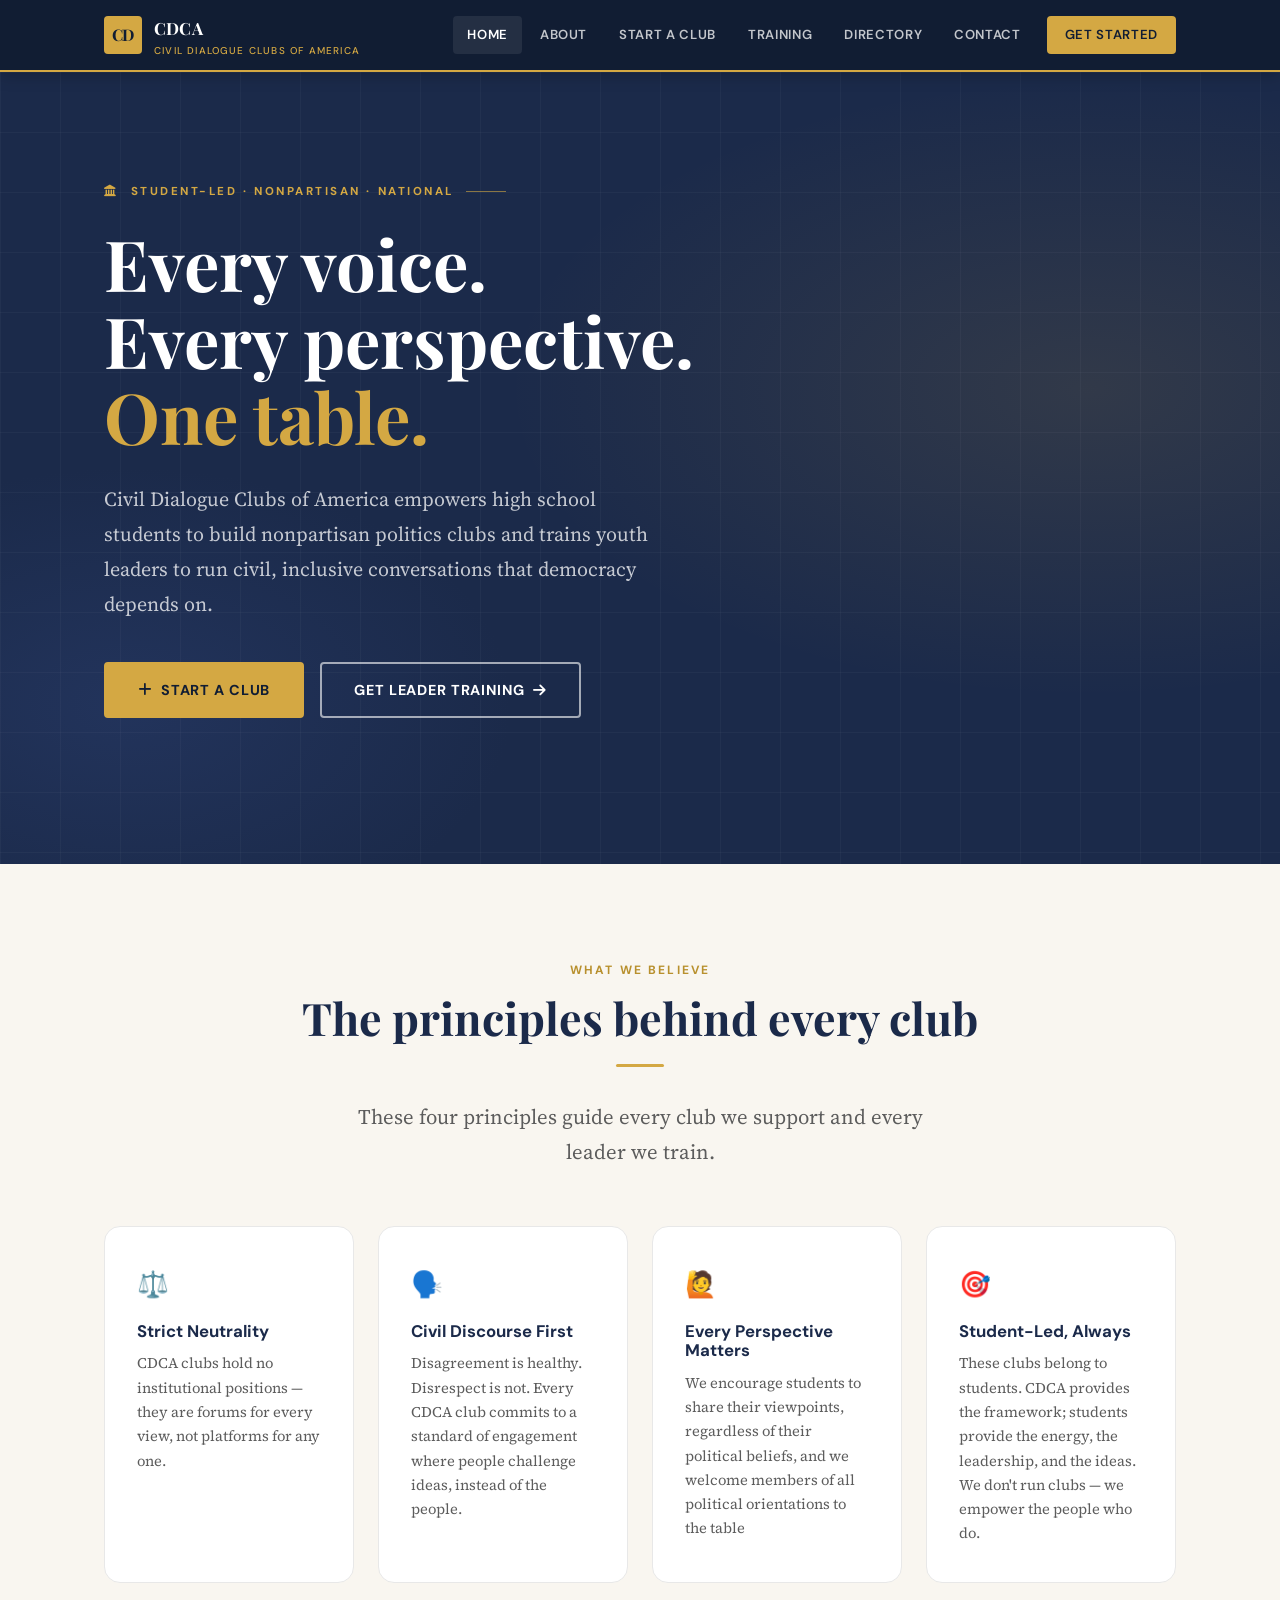
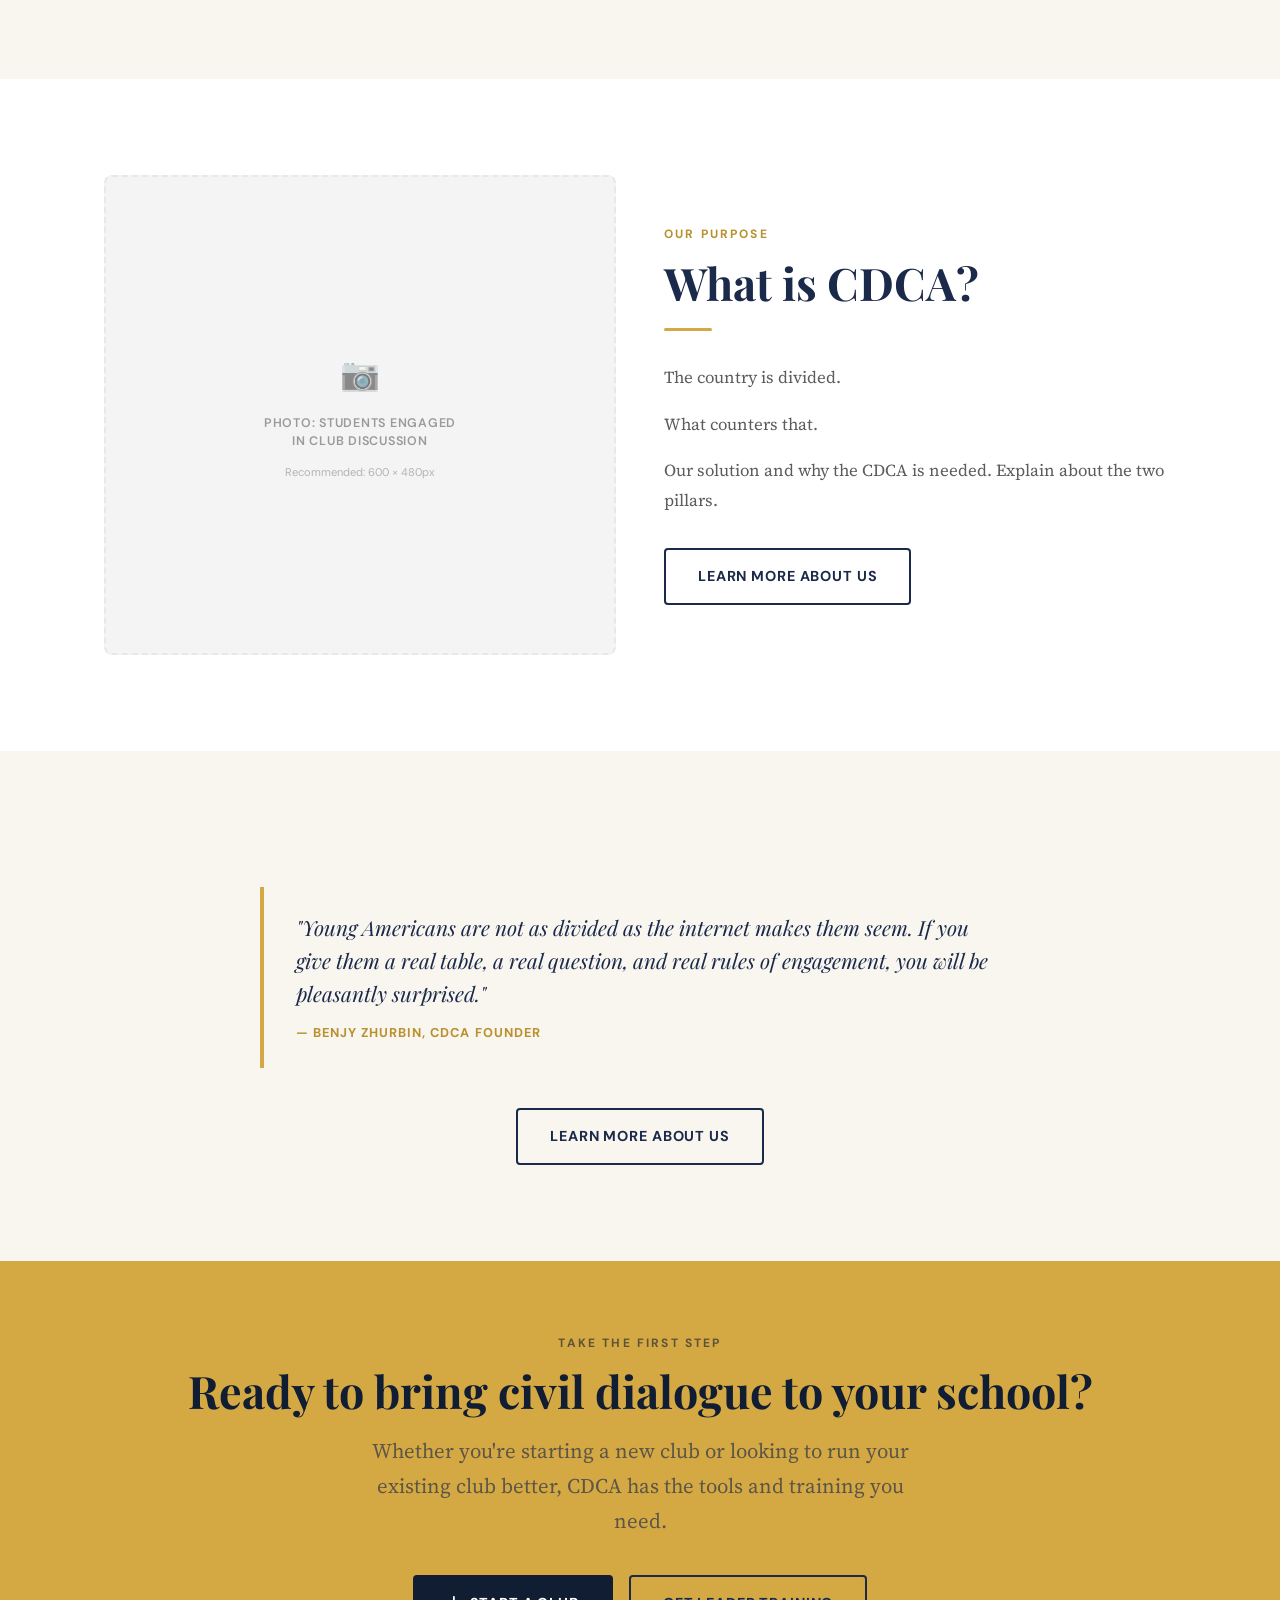
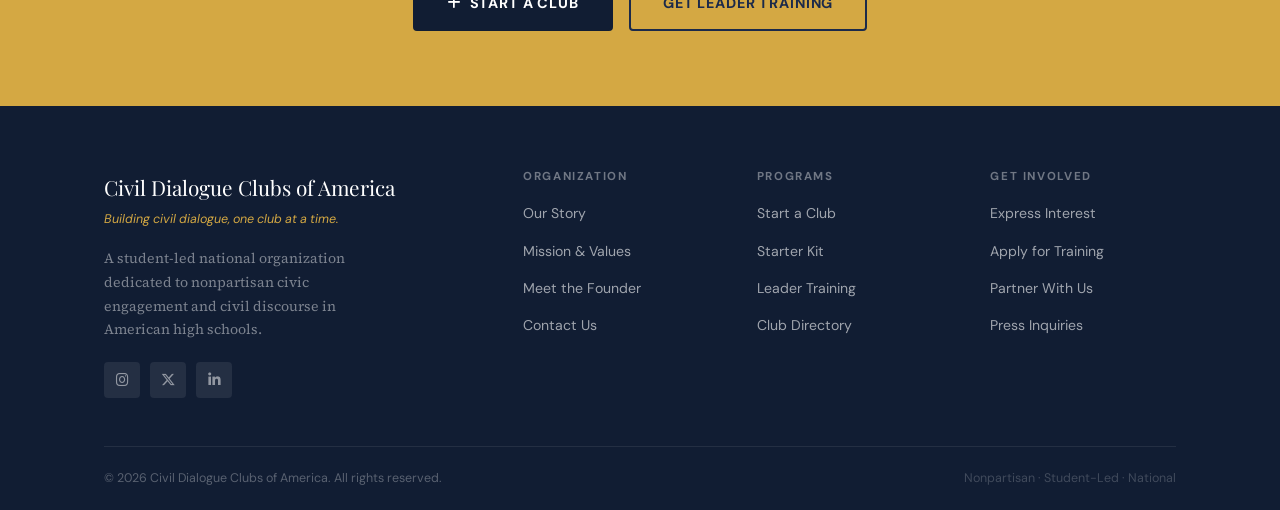
<file: index.html>
<!DOCTYPE html>
<html lang="en">
<head>
  <meta charset="UTF-8" />
  <meta name="viewport" content="width=device-width, initial-scale=1.0" />
  <meta name="description" content="Civil Dialogue Clubs of America — Helping students start nonpartisan politics clubs and training youth leaders in civil discourse across America." />
  <title>CDCA — Civil Dialogue Clubs of America</title>

  <!-- Fonts -->
  <link rel="preconnect" href="https://fonts.googleapis.com" />
  <link rel="preconnect" href="https://fonts.gstatic.com" crossorigin />
  <link href="https://fonts.googleapis.com/css2?family=Playfair+Display:ital,wght@0,700;0,800;1,700&family=Source+Serif+4:ital,wght@0,400;0,500;1,400&family=DM+Sans:wght@400;500;600;700&display=swap" rel="stylesheet" />

  <!-- Icons -->
  <link rel="stylesheet" href="https://cdnjs.cloudflare.com/ajax/libs/font-awesome/6.5.1/css/all.min.css" />

  <link rel="stylesheet" href="style.css" />
</head>
<body>

  <!-- ===================== NAVIGATION ===================== -->
  <nav class="nav" role="navigation" aria-label="Main navigation">
    <div class="container nav__inner">
      <a href="index.html" class="nav__logo" aria-label="CDCA Home">
        <div class="nav__logo-mark">CD</div>
        <div>
          <span class="nav__logo-text">CDCA</span>
          <span class="nav__logo-sub">Civil Dialogue Clubs of America</span>
        </div>
      </a>

      <div class="nav__links" role="list">
        <a href="index.html"       class="nav__link" role="listitem">Home</a>
        <a href="about.html"       class="nav__link" role="listitem">About</a>
        <a href="start-a-club.html" class="nav__link" role="listitem">Start a Club</a>
        <a href="training.html"    class="nav__link" role="listitem">Training</a>
        <a href="directory.html"   class="nav__link" role="listitem">Directory</a>
        <a href="contact.html"     class="nav__link" role="listitem">Contact</a>
        <a href="start-a-club.html" class="nav__link nav__link--cta" role="listitem">Get Started</a>
      </div>

      <button class="nav__hamburger" aria-label="Toggle menu" aria-expanded="false">
        <span></span><span></span><span></span>
      </button>
    </div>

    <nav class="nav__mobile" aria-label="Mobile navigation">
      <a href="index.html"        class="nav__link">Home</a>
      <a href="about.html"        class="nav__link">About</a>
      <a href="start-a-club.html" class="nav__link">Start a Club</a>
      <a href="training.html"     class="nav__link">Training</a>
      <a href="directory.html"    class="nav__link">Directory</a>
      <a href="contact.html"      class="nav__link">Contact</a>
      <a href="start-a-club.html" class="nav__link nav__link--cta">Get Started →</a>
    </nav>
  </nav>


  <!-- ===================== HERO ===================== -->
  <section class="hero" aria-label="Hero section">
    <div class="hero__grid-bg" aria-hidden="true"></div>
    <div class="container">
      <div class="hero__content">

        <div class="hero__eyebrow">
          <i class="fa-solid fa-landmark" aria-hidden="true"></i>
          Student-Led &middot; Nonpartisan &middot; National
        </div>

        <h1>
          Every voice.<br />
          Every perspective.<br />
          <em>One table.</em>
        </h1>
        <p class="hero__desc">
          Civil Dialogue Clubs of America empowers high school students to build nonpartisan politics clubs and
          trains youth leaders to run civil, inclusive conversations that democracy depends on.
        </p>

        <div class="hero__cta btn-group">
          <a href="start-a-club.html" class="btn btn-primary">
            <i class="fa-solid fa-plus" aria-hidden="true"></i>
            Start a Club
          </a>
          <a href="training.html" class="btn btn-outline">
            Get Leader Training
            <i class="fa-solid fa-arrow-right" aria-hidden="true"></i>
          </a>
        </div>
      </div>
    </div>
  </section>

  <!-- ===================== WHAT WE BELIEVE ===================== -->
  <section class="section section--cream" aria-label="Our core values">
    <div class="container">
      <div class="text-center">
        <span class="section-label">What We Believe</span>
        <h2>The principles behind every club</h2>
        <div class="divider divider--center"></div>
        <p class="lead" style="max-width: 600px; margin: 0 auto 56px;">
          These four principles guide every club we support and every leader we train.
        </p>
      </div>

      <div class="grid-4">
        <div class="value-card fade-in">
          <span class="value-card__icon" aria-hidden="true">⚖️</span>
          <h4>Strict Neutrality</h4>
          <p>CDCA clubs hold no institutional positions — they are forums for every view, not platforms for any one.</p>
        </div>
        <div class="value-card fade-in">
          <span class="value-card__icon" aria-hidden="true">🗣️</span>
          <h4>Civil Discourse First</h4>
          <p>Disagreement is healthy. Disrespect is not. Every CDCA club commits to a standard of engagement where people challenge ideas, instead of the people.</p>
        </div>
        <div class="value-card fade-in">
          <span class="value-card__icon" aria-hidden="true">🙋</span>
          <h4>Every Perspective Matters</h4>
          <p>We encourage students to share their viewpoints, regardless of their political beliefs, and we welcome members of all political orientations to the table</p>
        </div>
        <div class="value-card fade-in">
          <span class="value-card__icon" aria-hidden="true">🎯</span>
          <h4>Student-Led, Always</h4>
          <p>These clubs belong to students. CDCA provides the framework; students provide the energy, the leadership, and the ideas. We don't run clubs — we empower the people who do.</p>
        </div>
      </div>
    </div>
  </section>


  <!-- ===================== PHOTO + STORY ===================== -->
  <section class="section" aria-label="Our story">
    <div class="container">
      <div class="grid-2">

        <div class="fade-in">

          <!-- IMAGE PLACEHOLDER: Photo of students in a club discussion/debate, ideally around a table.
               Best dimensions: 600 × 480px, landscape orientation.
               Replace this div with an <img> tag when ready. -->
          <div class="photo-placeholder photo-placeholder--hero" role="img" aria-label="Students in discussion">
            <span class="photo-placeholder__icon" aria-hidden="true">📷</span>
            <div class="photo-placeholder__label">Photo: Students engaged in club discussion</div>
            <div class="photo-placeholder__dims">Recommended: 600 × 480px</div>
          </div>

        </div>

        <div class="fade-in">
          <span class="section-label">Our Purpose</span>
          <h2>What is CDCA?</h2>
          <div class="divider"></div>
          <p>
            The country is divided.
          </p>
          <p class="mt-sm">
            What counters that.
          </p>
          <p class="mt-sm">
            Our solution and why the CDCA is needed. Explain about the two pillars.
          </p>
          <div class="btn-group mt-md">
            <a href="about.html" class="btn btn-outline-navy">Learn More About Us</a>
          </div>
        </div>

      </div>
    </div>
  </section>

  <!-- ===================== PULL QUOTE ===================== -->
  <section class="section section--cream" aria-label="Quote">
    <div class="container">
      <div style="max-width: 760px; margin: 0 auto;">
        <div class="pull-quote fade-in">
          <p>"Young Americans are not as divided as the internet makes them seem. If you give them a real table,
          a real question, and real rules of engagement, you will be pleasantly surprised."</p>
          <cite>— Benjy Zhurbin, CDCA Founder</cite>
        </div>

        <div class="text-center mt-md">
          <a href="about.html" class="btn btn-outline-navy">Learn More About Us</a>
        </div>
      </div>
    </div>
  </section>


  <!-- ===================== CTA BANNER ===================== -->
  <section class="cta-banner" aria-label="Call to action">
    <div class="container text-center">
      <span class="section-label" style="color: var(--navy-dark); opacity: 0.6;">Take the First Step</span>
      <h2 style="margin-bottom: 16px;">Ready to bring civil dialogue to your school?</h2>
      <p class="lead" style="max-width: 540px; margin: 0 auto 36px; color: rgba(27,42,74,0.65);">
        Whether you're starting a new club or looking to run your existing club better,
        CDCA has the tools and training you need.
      </p>
      <div class="btn-group" style="justify-content: center;">
        <a href="start-a-club.html" class="btn btn-primary">
          <i class="fa-solid fa-plus" aria-hidden="true"></i> Start a Club
        </a>
        <a href="training.html" class="btn btn-outline-navy">
          Get Leader Training
        </a>
      </div>
    </div>
  </section>


  <!-- ===================== FOOTER ===================== -->
  <footer class="footer" role="contentinfo">
    <div class="container">
      <div class="footer__inner">

        <div class="footer__brand">
          <div class="footer__brand-name">Civil Dialogue Clubs of America</div>
          <div class="footer__tagline">Building civil dialogue, one club at a time.</div>
          <p>A student-led national organization dedicated to nonpartisan civic engagement and civil discourse in American high schools.</p>
          <div class="footer__social" aria-label="Social media links">
            <a href="#" aria-label="Instagram"><i class="fa-brands fa-instagram" aria-hidden="true"></i></a>
            <a href="#" aria-label="Twitter/X"><i class="fa-brands fa-x-twitter" aria-hidden="true"></i></a>
            <a href="#" aria-label="LinkedIn"><i class="fa-brands fa-linkedin-in" aria-hidden="true"></i></a>
          </div>
        </div>

        <div class="footer__col">
          <h5>Organization</h5>
          <ul>
            <li><a href="about.html">Our Story</a></li>
            <li><a href="about.html#mission">Mission &amp; Values</a></li>
            <li><a href="about.html#founder">Meet the Founder</a></li>
            <li><a href="contact.html">Contact Us</a></li>
          </ul>
        </div>

        <div class="footer__col">
          <h5>Programs</h5>
          <ul>
            <li><a href="start-a-club.html">Start a Club</a></li>
            <li><a href="start-a-club.html#starter-kit">Starter Kit</a></li>
            <li><a href="training.html">Leader Training</a></li>
            <li><a href="directory.html">Club Directory</a></li>
          </ul>
        </div>

        <div class="footer__col">
          <h5>Get Involved</h5>
          <ul>
            <li><a href="start-a-club.html#interest-form">Express Interest</a></li>
            <li><a href="training.html#signup">Apply for Training</a></li>
            <li><a href="contact.html">Partner With Us</a></li>
            <li><a href="contact.html">Press Inquiries</a></li>
          </ul>
        </div>

      </div>

      <div class="footer__bottom">
        <p>&copy; <span id="year"></span> Civil Dialogue Clubs of America. All rights reserved.</p>
        <p style="color: rgba(255,255,255,0.2);">Nonpartisan &middot; Student-Led &middot; National</p>
      </div>
    </div>
  </footer>


  <script src="script.js"></script>
  <script>
    // Set current year in footer
    document.getElementById('year').textContent = new Date().getFullYear();
  </script>

</body>
</html>
</file>
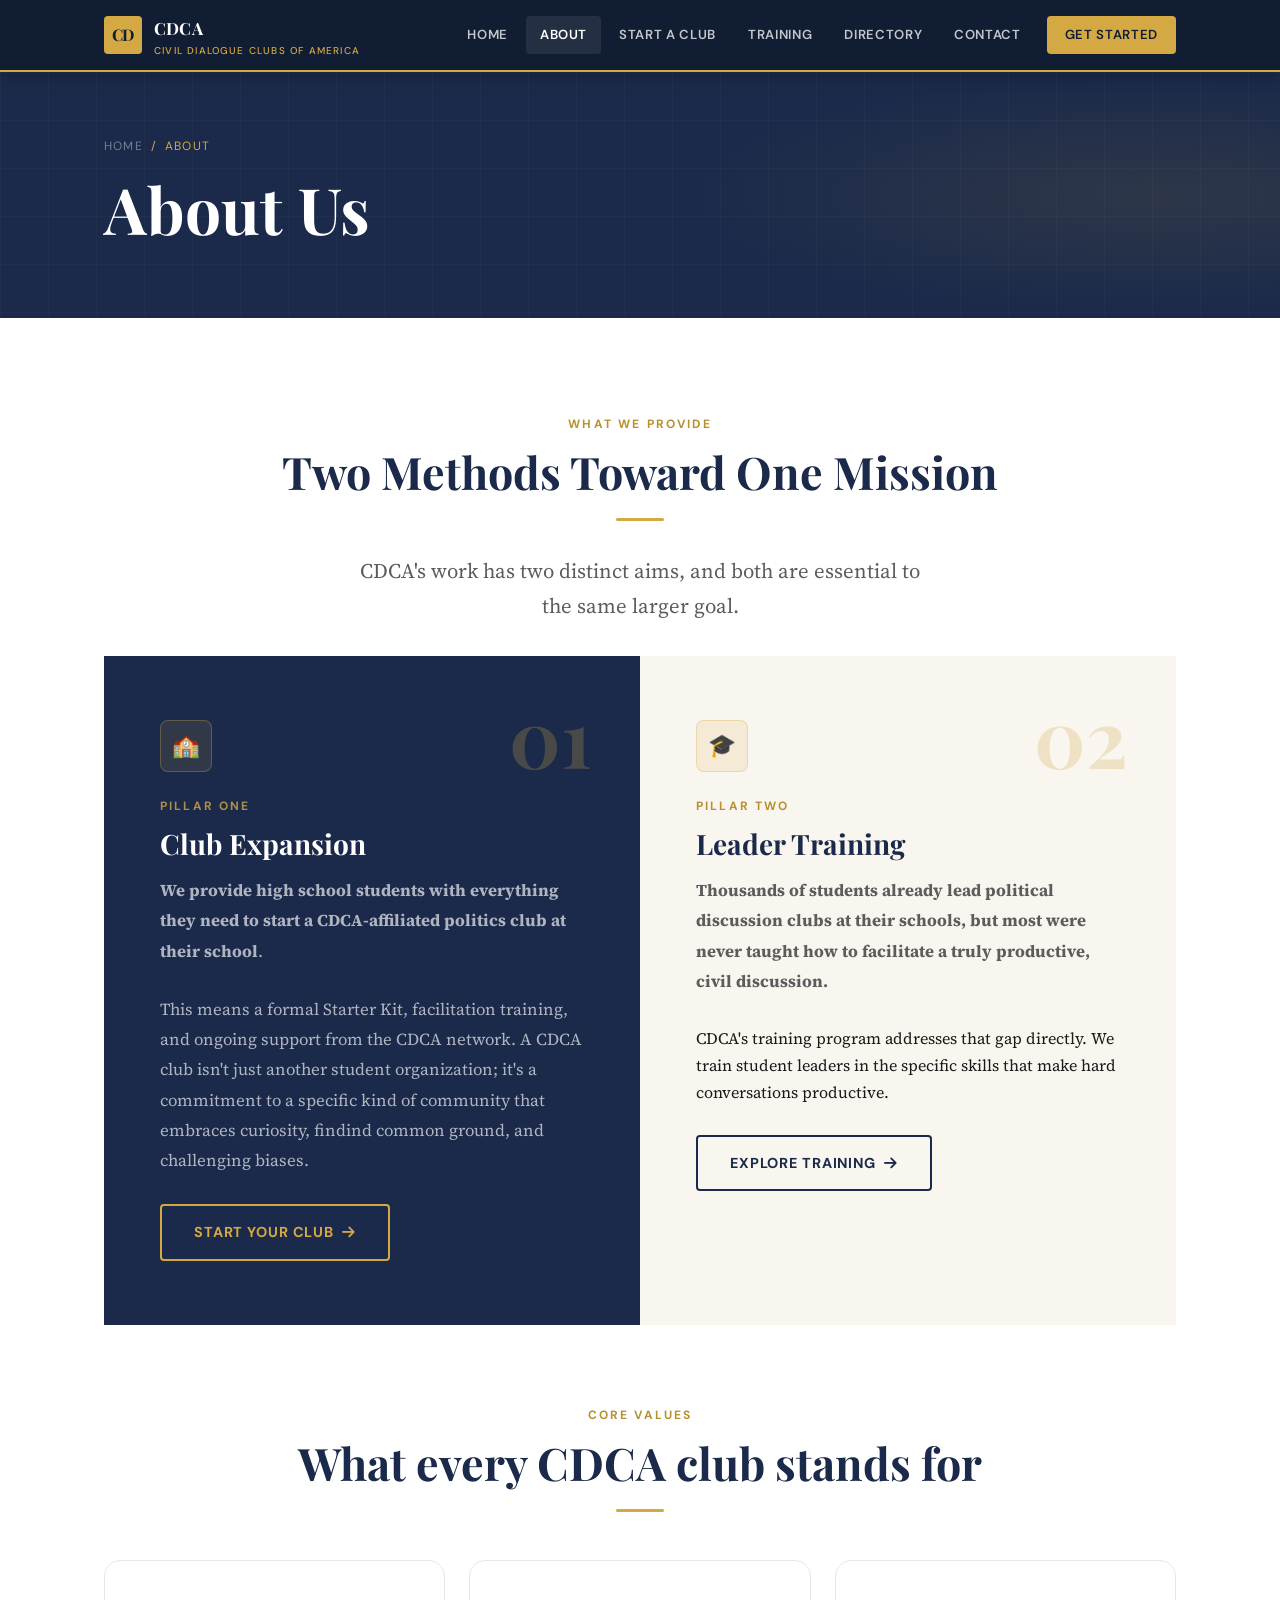
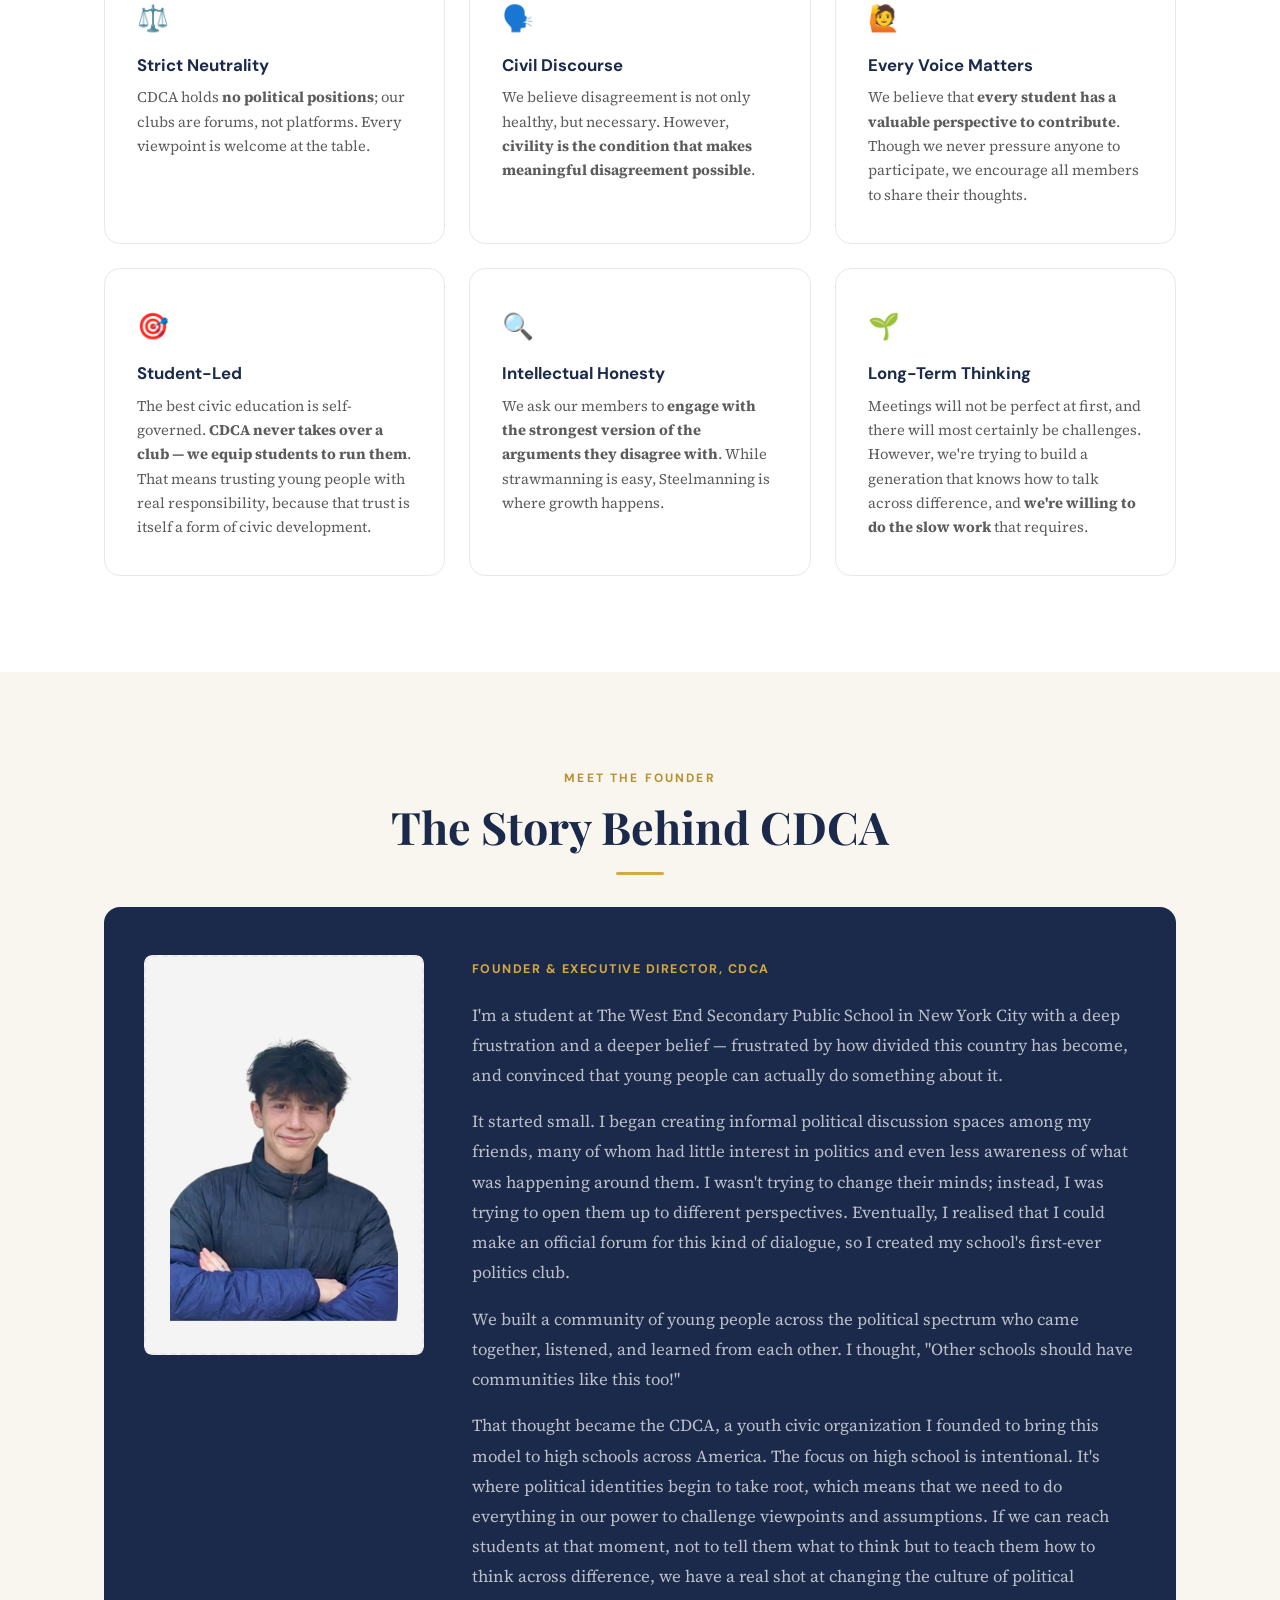
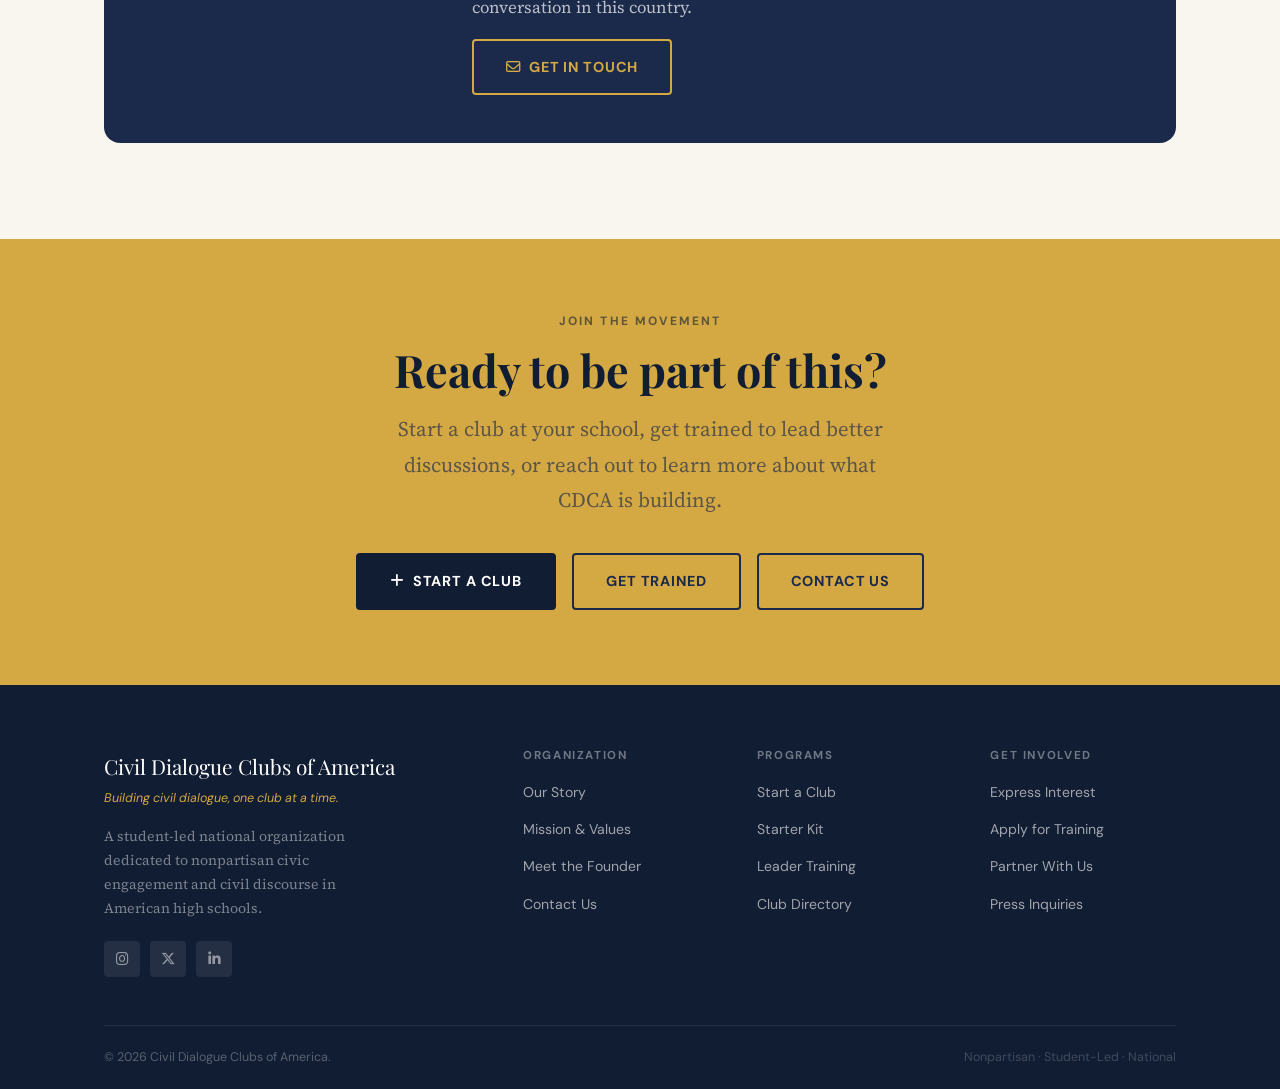
<file: about.html>
<!DOCTYPE html>
<html lang="en">
<head>
  <meta charset="UTF-8" />
  <meta name="viewport" content="width=device-width, initial-scale=1.0" />
  <meta name="description" content="About CDCA — Learn how Civil Dialogue Clubs of America started, our mission, our values, and meet our founder." />
  <title>About — CDCA</title>

  <link rel="preconnect" href="https://fonts.googleapis.com" />
  <link rel="preconnect" href="https://fonts.gstatic.com" crossorigin />
  <link href="https://fonts.googleapis.com/css2?family=Playfair+Display:ital,wght@0,700;0,800;1,700&family=Source+Serif+4:ital,wght@0,400;0,500;1,400&family=DM+Sans:wght@400;500;600;700&display=swap" rel="stylesheet" />
  <link rel="stylesheet" href="https://cdnjs.cloudflare.com/ajax/libs/font-awesome/6.5.1/css/all.min.css" />
  <link rel="stylesheet" href="style.css" />
</head>
<body>

  <!-- ===================== NAVIGATION ===================== -->
  <nav class="nav" role="navigation" aria-label="Main navigation">
    <div class="container nav__inner">
      <a href="index.html" class="nav__logo" aria-label="CDCA Home">
        <div class="nav__logo-mark">CD</div>
        <div>
          <span class="nav__logo-text">CDCA</span>
          <span class="nav__logo-sub">Civil Dialogue Clubs of America</span>
        </div>
      </a>
      <div class="nav__links">
        <a href="index.html"        class="nav__link">Home</a>
        <a href="about.html"        class="nav__link">About</a>
        <a href="start-a-club.html" class="nav__link">Start a Club</a>
        <a href="training.html"     class="nav__link">Training</a>
        <a href="directory.html"    class="nav__link">Directory</a>
        <a href="contact.html"      class="nav__link">Contact</a>
        <a href="start-a-club.html" class="nav__link nav__link--cta">Get Started</a>
      </div>
      <button class="nav__hamburger" aria-label="Toggle menu" aria-expanded="false">
        <span></span><span></span><span></span>
      </button>
    </div>
    <nav class="nav__mobile" aria-label="Mobile navigation">
      <a href="index.html"        class="nav__link">Home</a>
      <a href="about.html"        class="nav__link">About</a>
      <a href="start-a-club.html" class="nav__link">Start a Club</a>
      <a href="training.html"     class="nav__link">Training</a>
      <a href="directory.html"    class="nav__link">Directory</a>
      <a href="contact.html"      class="nav__link">Contact</a>
      <a href="start-a-club.html" class="nav__link nav__link--cta">Get Started →</a>
    </nav>
  </nav>


  <!-- ===================== PAGE HEADER ===================== -->
  <section class="page-header">
    <div class="page-header__grid" aria-hidden="true"></div>
    <div class="container page-header__inner">
      <div class="page-header__breadcrumb">
        <a href="index.html">Home</a>
        <span aria-hidden="true">/</span>
        <span>About</span>
      </div>
      <h1>About Us</h1>
    </div>
  </section>
  <!-- ===================== MISSION & VALUES ===================== -->
  <section class="section" aria-label="Mission and values">
    <div class="container">

      <div class="text-center mb-md">
        <span class="section-label">What We Provide</span>
        <h2>Two Methods Toward One Mission</h2>
        <div class="divider divider--center"></div>
        <p class="lead" style="max-width: 580px; margin: 0 auto;">
          CDCA's work has two distinct aims, and both are essential to the same larger goal.
        </p>
      </div>

  <!-- ===================== MISSION PILLARS ===================== -->
  <section class="pillars" aria-label="Our two pillars">

    <div class="pillar pillar--navy">
      <div class="pillar__num" aria-hidden="true">01</div>
      <div class="pillar__icon" aria-hidden="true">🏫</div>
      <span class="section-label" style="color: rgba(212,168,67,0.8);">Pillar One</span>
      <h3 style="color: var(--white);">Club Expansion</h3>
      <p style="color: rgba(255,255,255,0.65);">
       <b> We provide high school students with everything they need to start a CDCA-affiliated politics club at their school</b>. 
       <p>
       This means a formal Starter Kit, facilitation training, and ongoing support from the CDCA network.
A CDCA club isn't just another student organization; it's a commitment to a specific kind of community that embraces curiosity, findind common ground, and challenging biases.
</p>
      </p>
      <a href="start-a-club.html" class="btn btn-ghost">
        Start Your Club <i class="fa-solid fa-arrow-right" aria-hidden="true"></i>
      </a>
    </div>

    <div class="pillar pillar--cream">
      <div class="pillar__num" aria-hidden="true">02</div>
      <div class="pillar__icon" aria-hidden="true">🎓</div>
      <span class="section-label">Pillar Two</span>
      <h3>Leader Training</h3>
      <p>
        <b>Thousands of students already lead political discussion clubs at their schools, but most were never taught how to facilitate a truly productive, civil discussion.</b>
      </p>
CDCA's training program addresses that gap directly. We train student leaders in the specific skills that make hard conversations productive.
<p>

</p>
<p>
  
</p>
      </p>
      <a href="training.html" class="btn btn-outline-navy">
        Explore Training <i class="fa-solid fa-arrow-right" aria-hidden="true"></i>
      </a>
    </div>

  </section>


      <!-- Core Values -->
      <div class="text-center" style="margin-top: 80px; margin-bottom: 48px;">
        <span class="section-label">Core Values</span>
        <h2>What every CDCA club stands for</h2>
        <div class="divider divider--center"></div>
      </div>

      <div class="grid-3" style="gap: 24px;">

        <div class="value-card fade-in">
          <span class="value-card__icon" aria-hidden="true">⚖️</span>
          <h4>Strict Neutrality</h4>
          <p>CDCA holds <b>no political positions</b>; our clubs are forums, not platforms. Every viewpoint is welcome at the table.</p>
        </div>

        <div class="value-card fade-in">
          <span class="value-card__icon" aria-hidden="true">🗣️</span>
          <h4>Civil Discourse</h4>
          <p>We believe disagreement is not only healthy, but necessary. However, <b>civility is the condition that makes meaningful disagreement possible</b>.</p>
        </div>

        <div class="value-card fade-in">
          <span class="value-card__icon" aria-hidden="true">🙋</span>
          <h4>Every Voice Matters</h4>
          <p>We believe that <b>every student has a valuable perspective to contribute</b>. Though we never pressure anyone to participate, we encourage all members to share their thoughts.</p>
        </div>

        <div class="value-card fade-in">
          <span class="value-card__icon" aria-hidden="true">🎯</span>
          <h4>Student-Led</h4>
          <p>The best civic education is self-governed. <b>CDCA never takes over a club — we equip students to run them</b>. That means trusting young people with real responsibility, because that trust is itself a form of civic development.</p>
        </div>

        <div class="value-card fade-in">
          <span class="value-card__icon" aria-hidden="true">🔍</span>
          <h4>Intellectual Honesty</h4>
          <p>We ask our members to <b>engage with the strongest version of the arguments they disagree with</b>. While strawmanning is easy, Steelmanning is where growth happens.</p>
        </div>

        <div class="value-card fade-in">
          <span class="value-card__icon" aria-hidden="true">🌱</span>
          <h4>Long-Term Thinking</h4>
          <p>Meetings will not be perfect at first, and there will most certainly be challenges. However, we're trying to build a generation that knows how to talk across difference, and <b>we're willing to do the slow work</b> that requires.</p>
        </div>

      </div>

    </div>
  </section>


  <!-- ===================== FOUNDER ===================== -->
  <section class="section section--cream" id="founder" aria-label="Meet the founder">
    <div class="container">

      <div class="text-center mb-md">
        <span class="section-label">Meet the Founder</span>
        <h2>The Story Behind CDCA</h2>
        <div class="divider divider--center"></div>
      </div>

      <div class="founder-card fade-in">

        <div class="founder-card__photo">

          <div class="photo-placeholder photo-placeholder--tall">
            <img src="images/founder.jpg" style="width:100%; height:100%; object-fit:cover" />
          </div>

        </div>

        <div>
          <h3><div Benjy="" Zhurbin=""></div></h3>
          <span class="founder__title">Founder &amp; Executive Director, CDCA</span>

          <p>
            I'm a student at The West End Secondary Public School in New York City with a deep frustration and a deeper belief — frustrated by how divided this country has become, and convinced that young people can actually do something about it.
          </p>

          <p>
            It started small. I began creating informal political discussion spaces among my friends, many of whom had little interest in politics and even less awareness of what was happening around them. I wasn't trying to change their minds; instead, I was trying to open them up to different perspectives. Eventually, I realised that I could make an official forum for this kind of dialogue, so I created my school's first-ever politics club.
          </p>

          <p>
            We built a community of young people across the political spectrum who came together, listened, and learned from each other. I thought, "Other schools should have communities like this too!" 
          </p>

          <p>
            That thought became the CDCA, a youth civic organization I founded to bring this model to high schools across America.
            The focus on high school is intentional. It's where political identities begin to take root, which means that we need to do everything in our power to challenge viewpoints and assumptions. If we can reach students at that moment, not to tell them what to think but to teach them how to think across difference, we have a real shot at changing the culture of political conversation in this country.
          </p>

          <div class="btn-group mt-sm">
            <a href="contact.html" class="btn btn-ghost">
              <i class="fa-regular fa-envelope" aria-hidden="true"></i> Get in Touch
            </a>
          </div>
        </div>

      </div>

    </div>
  </section>


  <!-- ===================== CTA BANNER ===================== -->
  <section class="cta-banner" aria-label="Call to action">
    <div class="container text-center">
      <span class="section-label" style="color: var(--navy-dark); opacity: 0.6;">Join the Movement</span>
      <h2 style="margin-bottom: 16px;">Ready to be part of this?</h2>
      <p class="lead" style="max-width: 520px; margin: 0 auto 36px; color: rgba(27,42,74,0.65);">
        Start a club at your school, get trained to lead better discussions,
        or reach out to learn more about what CDCA is building.
      </p>
      <div class="btn-group" style="justify-content: center;">
        <a href="start-a-club.html" class="btn btn-primary">
          <i class="fa-solid fa-plus" aria-hidden="true"></i> Start a Club
        </a>
        <a href="training.html" class="btn btn-outline-navy">Get Trained</a>
        <a href="contact.html"  class="btn btn-outline-navy">Contact Us</a>
      </div>
    </div>
  </section>


  <!-- ===================== FOOTER ===================== -->
  <footer class="footer" role="contentinfo">
    <div class="container">
      <div class="footer__inner">
        <div class="footer__brand">
          <div class="footer__brand-name">Civil Dialogue Clubs of America</div>
          <div class="footer__tagline">Building civil dialogue, one club at a time.</div>
          <p>A student-led national organization dedicated to nonpartisan civic engagement and civil discourse in American high schools.</p>
          <div class="footer__social" aria-label="Social media links">
            <a href="#" aria-label="Instagram"><i class="fa-brands fa-instagram" aria-hidden="true"></i></a>
            <a href="#" aria-label="Twitter/X"><i class="fa-brands fa-x-twitter" aria-hidden="true"></i></a>
            <a href="#" aria-label="LinkedIn"><i class="fa-brands fa-linkedin-in" aria-hidden="true"></i></a>
          </div>
        </div>
        <div class="footer__col">
          <h5>Organization</h5>
          <ul>
            <li><a href="about.html">Our Story</a></li>
            <li><a href="about.html#mission">Mission &amp; Values</a></li>
            <li><a href="about.html#founder">Meet the Founder</a></li>
            <li><a href="contact.html">Contact Us</a></li>
          </ul>
        </div>
        <div class="footer__col">
          <h5>Programs</h5>
          <ul>
            <li><a href="start-a-club.html">Start a Club</a></li>
            <li><a href="start-a-club.html#starter-kit">Starter Kit</a></li>
            <li><a href="training.html">Leader Training</a></li>
            <li><a href="directory.html">Club Directory</a></li>
          </ul>
        </div>
        <div class="footer__col">
          <h5>Get Involved</h5>
          <ul>
            <li><a href="start-a-club.html#interest-form">Express Interest</a></li>
            <li><a href="training.html#signup">Apply for Training</a></li>
            <li><a href="contact.html">Partner With Us</a></li>
            <li><a href="contact.html">Press Inquiries</a></li>
          </ul>
        </div>
      </div>
      <div class="footer__bottom">
        <p>&copy; <span id="year"></span> Civil Dialogue Clubs of America.</p>
        <p style="color: rgba(255,255,255,0.2);">Nonpartisan &middot; Student-Led &middot; National</p>
      </div>
    </div>
  </footer>

  <script src="script.js"></script>
  <script>document.getElementById('year').textContent = new Date().getFullYear();</script>
</body>
</html>
</file>
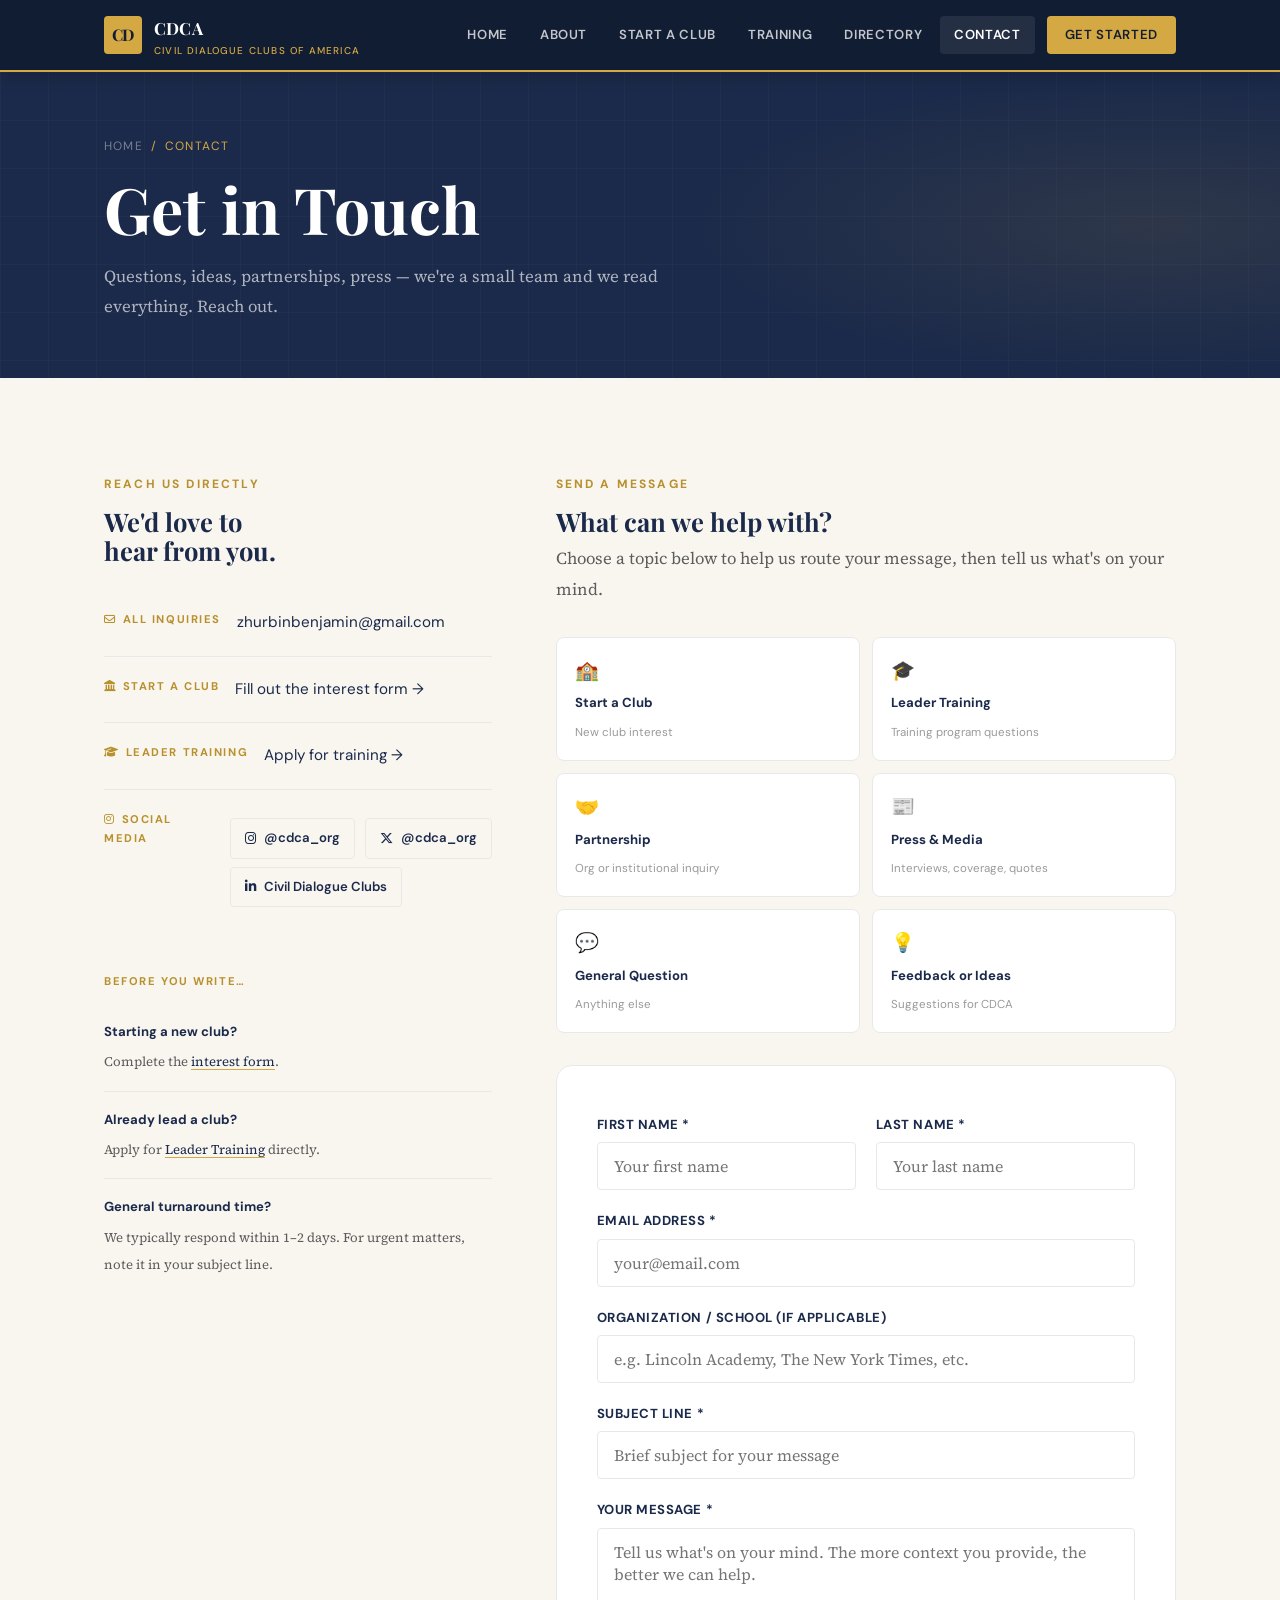
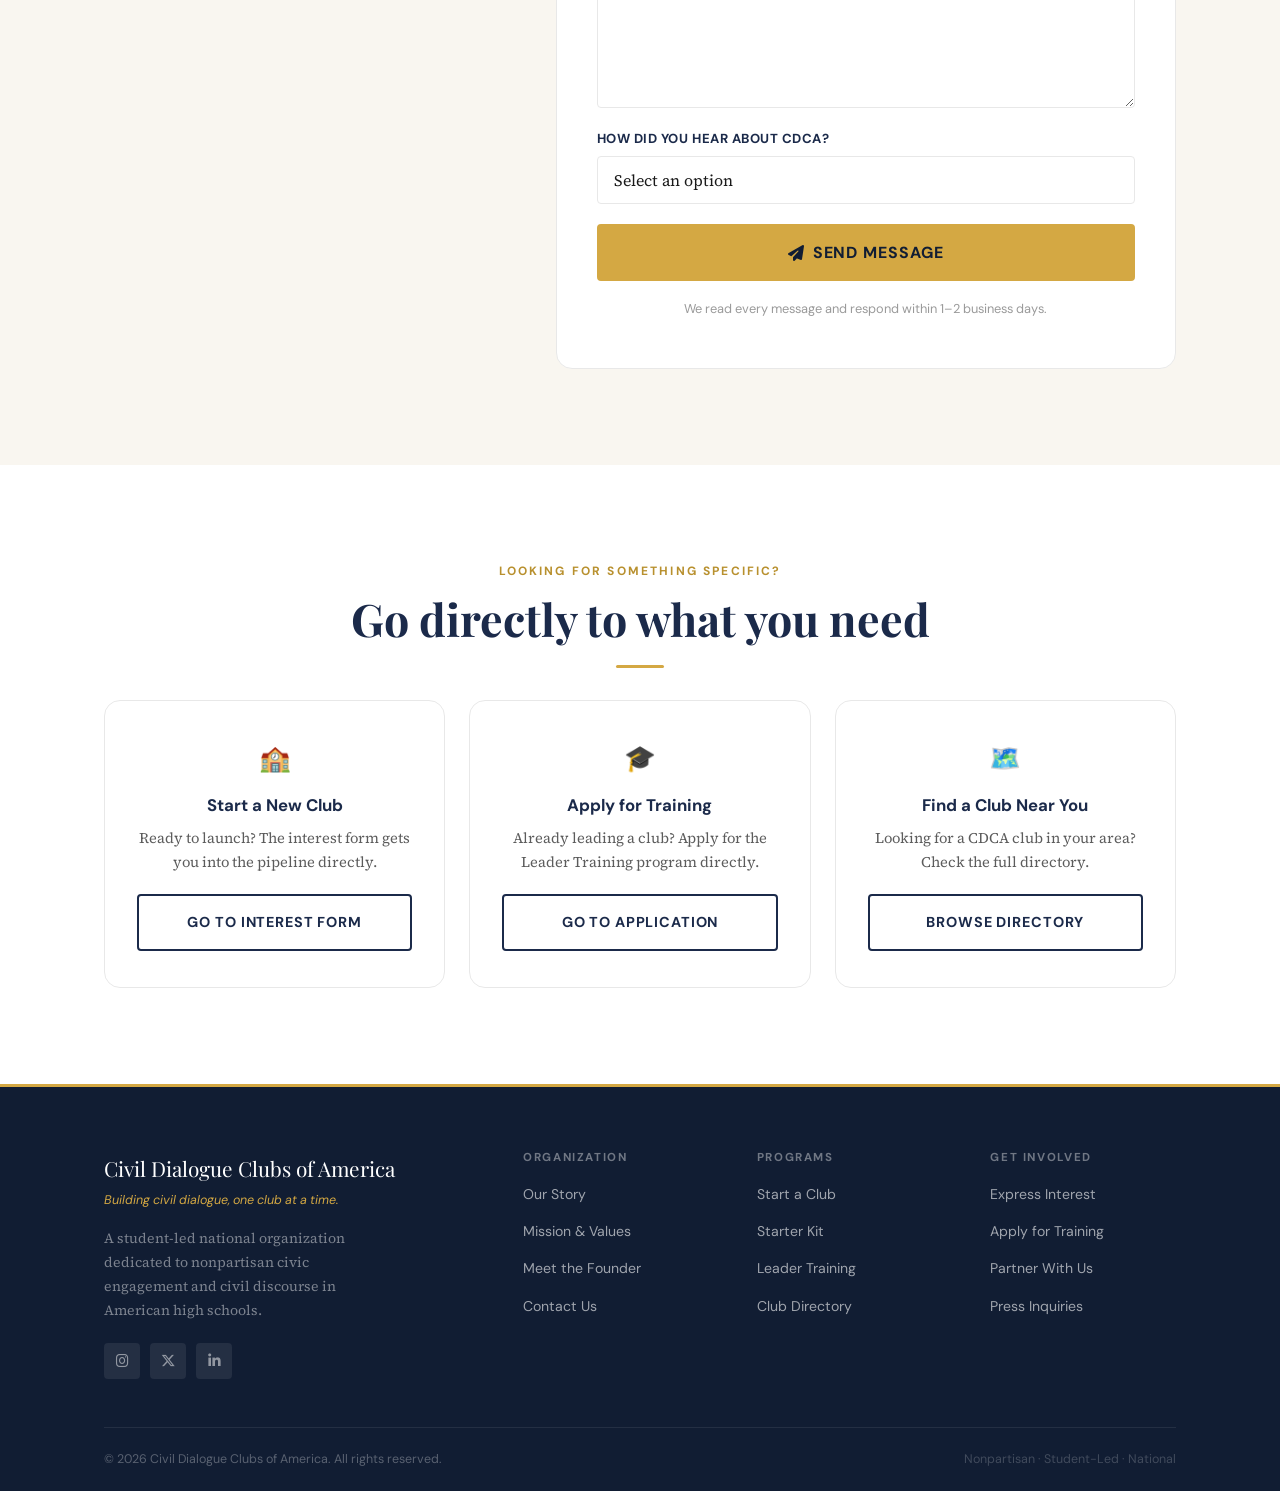
<file: contact.html>
<!DOCTYPE html>
<html lang="en">
<head>
  <meta charset="UTF-8" />
  <meta name="viewport" content="width=device-width, initial-scale=1.0" />
  <meta name="description" content="Contact CDCA — Reach out with questions about starting a club, leader training, partnerships, or press inquiries." />
  <title>Contact — CDCA</title>

  <link rel="preconnect" href="https://fonts.googleapis.com" />
  <link rel="preconnect" href="https://fonts.gstatic.com" crossorigin />
  <link href="https://fonts.googleapis.com/css2?family=Playfair+Display:ital,wght@0,700;0,800;1,700&family=Source+Serif+4:ital,wght@0,400;0,500;1,400&family=DM+Sans:wght@400;500;600;700&display=swap" rel="stylesheet" />
  <link rel="stylesheet" href="https://cdnjs.cloudflare.com/ajax/libs/font-awesome/6.5.1/css/all.min.css" />
  <link rel="stylesheet" href="style.css" />

  <style>
    .contact-layout {
      display: grid;
      grid-template-columns: 1fr 1.6fr;
      gap: 64px;
      align-items: start;
    }
    .contact-sidebar {
      position: sticky;
      top: calc(var(--nav-height) + 32px);
    }
    .contact-info__item {
      padding: 20px 0;
      border-bottom: 1px solid var(--gray-200);
    }
    .contact-info__item:last-child { border-bottom: none; }
    .contact-info__label {
      font-family: var(--font-ui);
      font-size: 0.7rem;
      font-weight: 700;
      letter-spacing: 0.14em;
      text-transform: uppercase;
      color: var(--gold-dark);
      margin-bottom: 6px;
    }
    .contact-info__value {
      font-size: 0.95rem;
      color: var(--text-dark);
      font-family: var(--font-ui);
    }
    .contact-info__value a {
      color: var(--navy);
      transition: color 0.18s;
    }
    .contact-info__value a:hover { color: var(--gold-dark); }
    .social-row {
      display: flex;
      gap: 10px;
      margin-top: 8px;
    }
    .social-row a {
      display: flex;
      align-items: center;
      gap: 8px;
      font-family: var(--font-ui);
      font-size: 0.82rem;
      font-weight: 600;
      color: var(--navy);
      padding: 8px 14px;
      border: 1.5px solid var(--gray-200);
      border-radius: var(--radius-sm);
      transition: all 0.18s ease;
    }
    .social-row a:hover {
      border-color: var(--navy);
      background: var(--navy);
      color: var(--white);
    }
    .faq-mini {
      margin-top: 48px;
    }
    .faq-mini h4 {
      font-family: var(--font-ui);
      font-size: 0.7rem;
      font-weight: 700;
      letter-spacing: 0.14em;
      text-transform: uppercase;
      color: var(--gold-dark);
      margin-bottom: 16px;
    }
    .faq-mini__item {
      padding: 16px 0;
      border-bottom: 1px solid var(--gray-200);
    }
    .faq-mini__item:last-child { border-bottom: none; }
    .faq-mini__item p {
      font-family: var(--font-ui);
      font-size: 0.82rem;
      font-weight: 700;
      color: var(--navy);
      margin-bottom: 4px;
    }
    .faq-mini__item span {
      font-size: 0.82rem;
      color: var(--gray-600);
      line-height: 1.55;
    }
    .subject-cards {
      display: grid;
      grid-template-columns: 1fr 1fr;
      gap: 12px;
      margin-bottom: 32px;
    }
    .subject-card {
      border: 1.5px solid var(--gray-200);
      border-radius: var(--radius-md);
      padding: 16px 18px;
      cursor: pointer;
      transition: all 0.18s ease;
      background: var(--white);
    }
    .subject-card:hover,
    .subject-card.selected {
      border-color: var(--navy);
      background: var(--navy);
      color: var(--white);
    }
    .subject-card:hover .subject-card__title,
    .subject-card.selected .subject-card__title {
      color: var(--white);
    }
    .subject-card:hover .subject-card__sub,
    .subject-card.selected .subject-card__sub {
      color: rgba(255,255,255,0.65);
    }
    .subject-card__icon { font-size: 1.2rem; margin-bottom: 6px; display: block; }
    .subject-card__title {
      font-family: var(--font-ui);
      font-size: 0.82rem;
      font-weight: 700;
      color: var(--navy);
      display: block;
      margin-bottom: 2px;
    }
    .subject-card__sub {
      font-family: var(--font-ui);
      font-size: 0.72rem;
      color: var(--gray-400);
    }
    @media (max-width: 768px) {
      .contact-layout {
        grid-template-columns: 1fr;
        gap: 40px;
      }
      .contact-sidebar {
        position: static;
      }
      .subject-cards {
        grid-template-columns: 1fr;
      }
    }
  </style>
</head>
<body>

  <!-- ===================== NAVIGATION ===================== -->
  <nav class="nav" role="navigation" aria-label="Main navigation">
    <div class="container nav__inner">
      <a href="index.html" class="nav__logo" aria-label="CDCA Home">
        <div class="nav__logo-mark">CD</div>
        <div>
          <span class="nav__logo-text">CDCA</span>
          <span class="nav__logo-sub">Civil Dialogue Clubs of America</span>
        </div>
      </a>
      <div class="nav__links">
        <a href="index.html"        class="nav__link">Home</a>
        <a href="about.html"        class="nav__link">About</a>
        <a href="start-a-club.html" class="nav__link">Start a Club</a>
        <a href="training.html"     class="nav__link">Training</a>
        <a href="directory.html"    class="nav__link">Directory</a>
        <a href="contact.html"      class="nav__link">Contact</a>
        <a href="start-a-club.html" class="nav__link nav__link--cta">Get Started</a>
      </div>
      <button class="nav__hamburger" aria-label="Toggle menu" aria-expanded="false">
        <span></span><span></span><span></span>
      </button>
    </div>
    <nav class="nav__mobile" aria-label="Mobile navigation">
      <a href="index.html"        class="nav__link">Home</a>
      <a href="about.html"        class="nav__link">About</a>
      <a href="start-a-club.html" class="nav__link">Start a Club</a>
      <a href="training.html"     class="nav__link">Training</a>
      <a href="directory.html"    class="nav__link">Directory</a>
      <a href="contact.html"      class="nav__link">Contact</a>
      <a href="start-a-club.html" class="nav__link nav__link--cta">Get Started →</a>
    </nav>
  </nav>


  <!-- ===================== PAGE HEADER ===================== -->
  <section class="page-header">
    <div class="page-header__grid" aria-hidden="true"></div>
    <div class="container page-header__inner">
      <div class="page-header__breadcrumb">
        <a href="index.html">Home</a>
        <span aria-hidden="true">/</span>
        <span>Contact</span>
      </div>
      <h1>Get in Touch</h1>
      <p>Questions, ideas, partnerships, press — we're a small team and we read everything. Reach out.</p>
    </div>
  </section>


  <!-- ===================== CONTACT LAYOUT ===================== -->
  <section class="section section--cream">
    <div class="container">
      <div class="contact-layout">

        <!-- LEFT: Contact Info -->
        <aside class="contact-sidebar fade-in">

          <span class="section-label">Reach Us Directly</span>
          <h2 style="font-size: 1.6rem; margin-bottom: 24px;">We'd love to<br/>hear from you.</h2>

          <div>
            <div class="contact-info__item">
              <div class="contact-info__label">
                <i class="fa-regular fa-envelope" style="margin-right: 6px;" aria-hidden="true"></i>All Inquiries
              </div>
              <div class="contact-info__value">
                <a href="zhurbinbenjamin@gmail.com">zhurbinbenjamin@gmail.com</a>
              </div>
            </div>

            <div class="contact-info__item">
              <div class="contact-info__label">
                <i class="fa-solid fa-landmark" style="margin-right: 6px;" aria-hidden="true"></i>Start a Club
              </div>
              <div class="contact-info__value">
                <a href="start-a-club.html#interest-form">Fill out the interest form →</a>
              </div>
            </div>

            <div class="contact-info__item">
              <div class="contact-info__label">
                <i class="fa-solid fa-graduation-cap" style="margin-right: 6px;" aria-hidden="true"></i>Leader Training
              </div>
              <div class="contact-info__value">
                <a href="training.html#signup">Apply for training →</a>
              </div>
            </div>

            <div class="contact-info__item">
              <div class="contact-info__label">
                <i class="fa-brands fa-instagram" style="margin-right: 6px;" aria-hidden="true"></i>Social Media
              </div>
              <div class="contact-info__value">
                <div class="social-row">
                  <a href="#" aria-label="Instagram">
                    <i class="fa-brands fa-instagram" aria-hidden="true"></i> @cdca_org
                  </a>
                  <a href="#" aria-label="Twitter/X">
                    <i class="fa-brands fa-x-twitter" aria-hidden="true"></i> @cdca_org
                  </a>
                </div>
                <div class="social-row" style="margin-top: 8px;">
                  <a href="#" aria-label="LinkedIn">
                    <i class="fa-brands fa-linkedin-in" aria-hidden="true"></i> Civil Dialogue Clubs
                  </a>
                </div>
              </div>
            </div>
          </div>

          <div class="faq-mini">
            <h4>Before you write…</h4>

            <div class="faq-mini__item">
              <p>Starting a new club?</p>
              <span>Complete the <a href="start-a-club.html#interest-form" class="inline-link">interest form</a>.</span>
            </div>

            <div class="faq-mini__item">
              <p>Already lead a club?</p>
              <span>Apply for <a href="training.html#signup" class="inline-link">Leader Training</a> directly.</span>
            </div>

            <div class="faq-mini__item">
              <p>General turnaround time?</p>
              <span>We typically respond within 1–2 days. For urgent matters, note it in your subject line.</span>
            </div>

          </div>

        </aside>


        <!-- RIGHT: Contact Form -->
        <div class="fade-in">
          <span class="section-label">Send a Message</span>
          <h2 style="font-size: 1.6rem; margin-bottom: 8px;">What can we help with?</h2>
          <p style="margin-bottom: 32px;">Choose a topic below to help us route your message, then tell us what's on your mind.</p>

          <!-- Subject quick-select cards -->
          <div class="subject-cards" id="subject-cards" role="group" aria-label="Select message subject">
            <div class="subject-card" data-value="start-a-club" role="button" tabindex="0" aria-pressed="false">
              <span class="subject-card__icon" aria-hidden="true">🏫</span>
              <span class="subject-card__title">Start a Club</span>
              <span class="subject-card__sub">New club interest</span>
            </div>
            <div class="subject-card" data-value="training" role="button" tabindex="0" aria-pressed="false">
              <span class="subject-card__icon" aria-hidden="true">🎓</span>
              <span class="subject-card__title">Leader Training</span>
              <span class="subject-card__sub">Training program questions</span>
            </div>
            <div class="subject-card" data-value="partnership" role="button" tabindex="0" aria-pressed="false">
              <span class="subject-card__icon" aria-hidden="true">🤝</span>
              <span class="subject-card__title">Partnership</span>
              <span class="subject-card__sub">Org or institutional inquiry</span>
            </div>
            <div class="subject-card" data-value="press" role="button" tabindex="0" aria-pressed="false">
              <span class="subject-card__icon" aria-hidden="true">📰</span>
              <span class="subject-card__title">Press &amp; Media</span>
              <span class="subject-card__sub">Interviews, coverage, quotes</span>
            </div>
            <div class="subject-card" data-value="general" role="button" tabindex="0" aria-pressed="false">
              <span class="subject-card__icon" aria-hidden="true">💬</span>
              <span class="subject-card__title">General Question</span>
              <span class="subject-card__sub">Anything else</span>
            </div>
            <div class="subject-card" data-value="feedback" role="button" tabindex="0" aria-pressed="false">
              <span class="subject-card__icon" aria-hidden="true">💡</span>
              <span class="subject-card__title">Feedback or Ideas</span>
              <span class="subject-card__sub">Suggestions for CDCA</span>
            </div>
          </div>

          <div class="form-section" style="background: var(--white); border: 1px solid var(--gray-200);">

            <!-- NOTE FOR DEPLOYMENT: Replace action="mailto:placeholder@cdca.org" with your
                 Formspree endpoint: action="https://formspree.io/f/YOUR_FORM_ID"
                 Remove method="POST" and enctype attributes when switching to Formspree. -->
            <form
              action="mailto:placeholder@cdca.org"
              method="POST"
              enctype="text/plain"
              aria-label="Contact form"
              id="contact-form"
            >

              <input type="hidden" name="subject_category" id="subject-hidden" value="" />

              <div class="form-row">
                <div class="form-group">
                  <label for="c-first">First Name <span aria-label="required">*</span></label>
                  <input type="text" id="c-first" name="first_name" placeholder="Your first name" required />
                </div>
                <div class="form-group">
                  <label for="c-last">Last Name <span aria-label="required">*</span></label>
                  <input type="text" id="c-last" name="last_name" placeholder="Your last name" required />
                </div>
              </div>

              <div class="form-group">
                <label for="c-email">Email Address <span aria-label="required">*</span></label>
                <input type="email" id="c-email" name="email" placeholder="your@email.com" required />
              </div>

              <div class="form-group">
                <label for="c-org">Organization / School (if applicable)</label>
                <input type="text" id="c-org" name="organization" placeholder="e.g. Lincoln Academy, The New York Times, etc." />
              </div>

              <div class="form-group">
                <label for="c-subject">Subject Line <span aria-label="required">*</span></label>
                <input type="text" id="c-subject" name="subject" placeholder="Brief subject for your message" required />
              </div>

              <div class="form-group">
                <label for="c-message">Your Message <span aria-label="required">*</span></label>
                <textarea
                  id="c-message"
                  name="message"
                  placeholder="Tell us what's on your mind. The more context you provide, the better we can help."
                  style="min-height: 180px;"
                  required
                ></textarea>
              </div>

              <div class="form-group">
                <label for="c-how">How did you hear about CDCA?</label>
                <select id="c-how" name="how_heard">
                  <option value="" disabled selected>Select an option</option>
                  <option value="CDCA founder">A CDCA Founder</option>
                  <option value="CDCA club leader">A CDCA-affiliated club leader</option>
                  <option value="teacher">A teacher or school staff member</option>
                  <option value="social">Social media</option>
                  <option value="news">News article or press coverage</option>
                  <option value="search">Web search</option>
                  <option value="other">Other</option>
                </select>
              </div>

              <button type="submit" class="btn btn-primary" style="width: 100%; justify-content: center; font-size: 1rem; padding: 16px;">
                <i class="fa-solid fa-paper-plane" aria-hidden="true"></i>
                Send Message
              </button>

              <p class="form-note" style="text-align: center; margin-top: 16px;">
                We read every message and respond within 1–2 business days.
              </p>

            </form>
          </div>
        </div>

      </div>
    </div>
  </section>


  <!-- ===================== QUICK LINKS ===================== -->
  <section class="section" aria-label="Quick action links">
    <div class="container">
      <div class="text-center mb-md">
        <span class="section-label">Looking for Something Specific?</span>
        <h2>Go directly to what you need</h2>
        <div class="divider divider--center"></div>
      </div>

      <div class="grid-3" style="gap: 24px;">

        <div class="value-card fade-in" style="text-align: center;">
          <span class="value-card__icon" aria-hidden="true">🏫</span>
          <h4>Start a New Club</h4>
          <p style="margin-bottom: 20px;">Ready to launch? The interest form gets you into the pipeline directly.</p>
          <a href="start-a-club.html#interest-form" class="btn btn-outline-navy" style="width: 100%; justify-content: center;">Go to Interest Form</a>
        </div>

        <div class="value-card fade-in" style="text-align: center;">
          <span class="value-card__icon" aria-hidden="true">🎓</span>
          <h4>Apply for Training</h4>
          <p style="margin-bottom: 20px;">Already leading a club? Apply for the Leader Training program directly.</p>
          <a href="training.html#signup" class="btn btn-outline-navy" style="width: 100%; justify-content: center;">Go to Application</a>
        </div>

        <div class="value-card fade-in" style="text-align: center;">
          <span class="value-card__icon" aria-hidden="true">🗺️</span>
          <h4>Find a Club Near You</h4>
          <p style="margin-bottom: 20px;">Looking for a CDCA club in your area? Check the full directory.</p>
          <a href="directory.html" class="btn btn-outline-navy" style="width: 100%; justify-content: center;">Browse Directory</a>
        </div>

      </div>
    </div>
  </section>


  <!-- ===================== FOOTER ===================== -->
  <footer class="footer" role="contentinfo">
    <div class="container">
      <div class="footer__inner">
        <div class="footer__brand">
          <div class="footer__brand-name">Civil Dialogue Clubs of America</div>
          <div class="footer__tagline">Building civil dialogue, one club at a time.</div>
          <p>A student-led national organization dedicated to nonpartisan civic engagement and civil discourse in American high schools.</p>
          <div class="footer__social" aria-label="Social media links">
            <a href="#" aria-label="Instagram"><i class="fa-brands fa-instagram" aria-hidden="true"></i></a>
            <a href="#" aria-label="Twitter/X"><i class="fa-brands fa-x-twitter" aria-hidden="true"></i></a>
            <a href="#" aria-label="LinkedIn"><i class="fa-brands fa-linkedin-in" aria-hidden="true"></i></a>
          </div>
        </div>
        <div class="footer__col">
          <h5>Organization</h5>
          <ul>
            <li><a href="about.html">Our Story</a></li>
            <li><a href="about.html#mission">Mission &amp; Values</a></li>
            <li><a href="about.html#founder">Meet the Founder</a></li>
            <li><a href="contact.html">Contact Us</a></li>
          </ul>
        </div>
        <div class="footer__col">
          <h5>Programs</h5>
          <ul>
            <li><a href="start-a-club.html">Start a Club</a></li>
            <li><a href="start-a-club.html#starter-kit">Starter Kit</a></li>
            <li><a href="training.html">Leader Training</a></li>
            <li><a href="directory.html">Club Directory</a></li>
          </ul>
        </div>
        <div class="footer__col">
          <h5>Get Involved</h5>
          <ul>
            <li><a href="start-a-club.html#interest-form">Express Interest</a></li>
            <li><a href="training.html#signup">Apply for Training</a></li>
            <li><a href="contact.html">Partner With Us</a></li>
            <li><a href="contact.html">Press Inquiries</a></li>
          </ul>
        </div>
      </div>
      <div class="footer__bottom">
        <p>&copy; <span id="year"></span> Civil Dialogue Clubs of America. All rights reserved.</p>
        <p style="color: rgba(255,255,255,0.2);">Nonpartisan &middot; Student-Led &middot; National</p>
      </div>
    </div>
  </footer>

  <script src="script.js"></script>
  <script>
    document.getElementById('year').textContent = new Date().getFullYear();

    // Subject card selection — updates hidden field and subject line
    const subjectCards = document.querySelectorAll('.subject-card');
    const subjectHidden = document.getElementById('subject-hidden');
    const subjectInput  = document.getElementById('c-subject');

    const subjectLabels = {
      'start-a-club': 'Starting a New Club',
      'training':      'Leader Training Inquiry',
      'partnership':   'Partnership Inquiry',
      'press':         'Press / Media Inquiry',
      'general':       'General Question',
      'feedback':      'Feedback / Ideas'
    };

    subjectCards.forEach(card => {
      card.addEventListener('click', () => {
        subjectCards.forEach(c => {
          c.classList.remove('selected');
          c.setAttribute('aria-pressed', 'false');
        });
        card.classList.add('selected');
        card.setAttribute('aria-pressed', 'true');
        const val = card.dataset.value;
        subjectHidden.value = val;
        // Pre-fill subject line only if blank
        if (!subjectInput.value.trim()) {
          subjectInput.value = subjectLabels[val] || '';
        }
      });

      // Keyboard support
      card.addEventListener('keydown', e => {
        if (e.key === 'Enter' || e.key === ' ') {
          e.preventDefault();
          card.click();
        }
      });
    });
  </script>
</body>
</html>
</file>
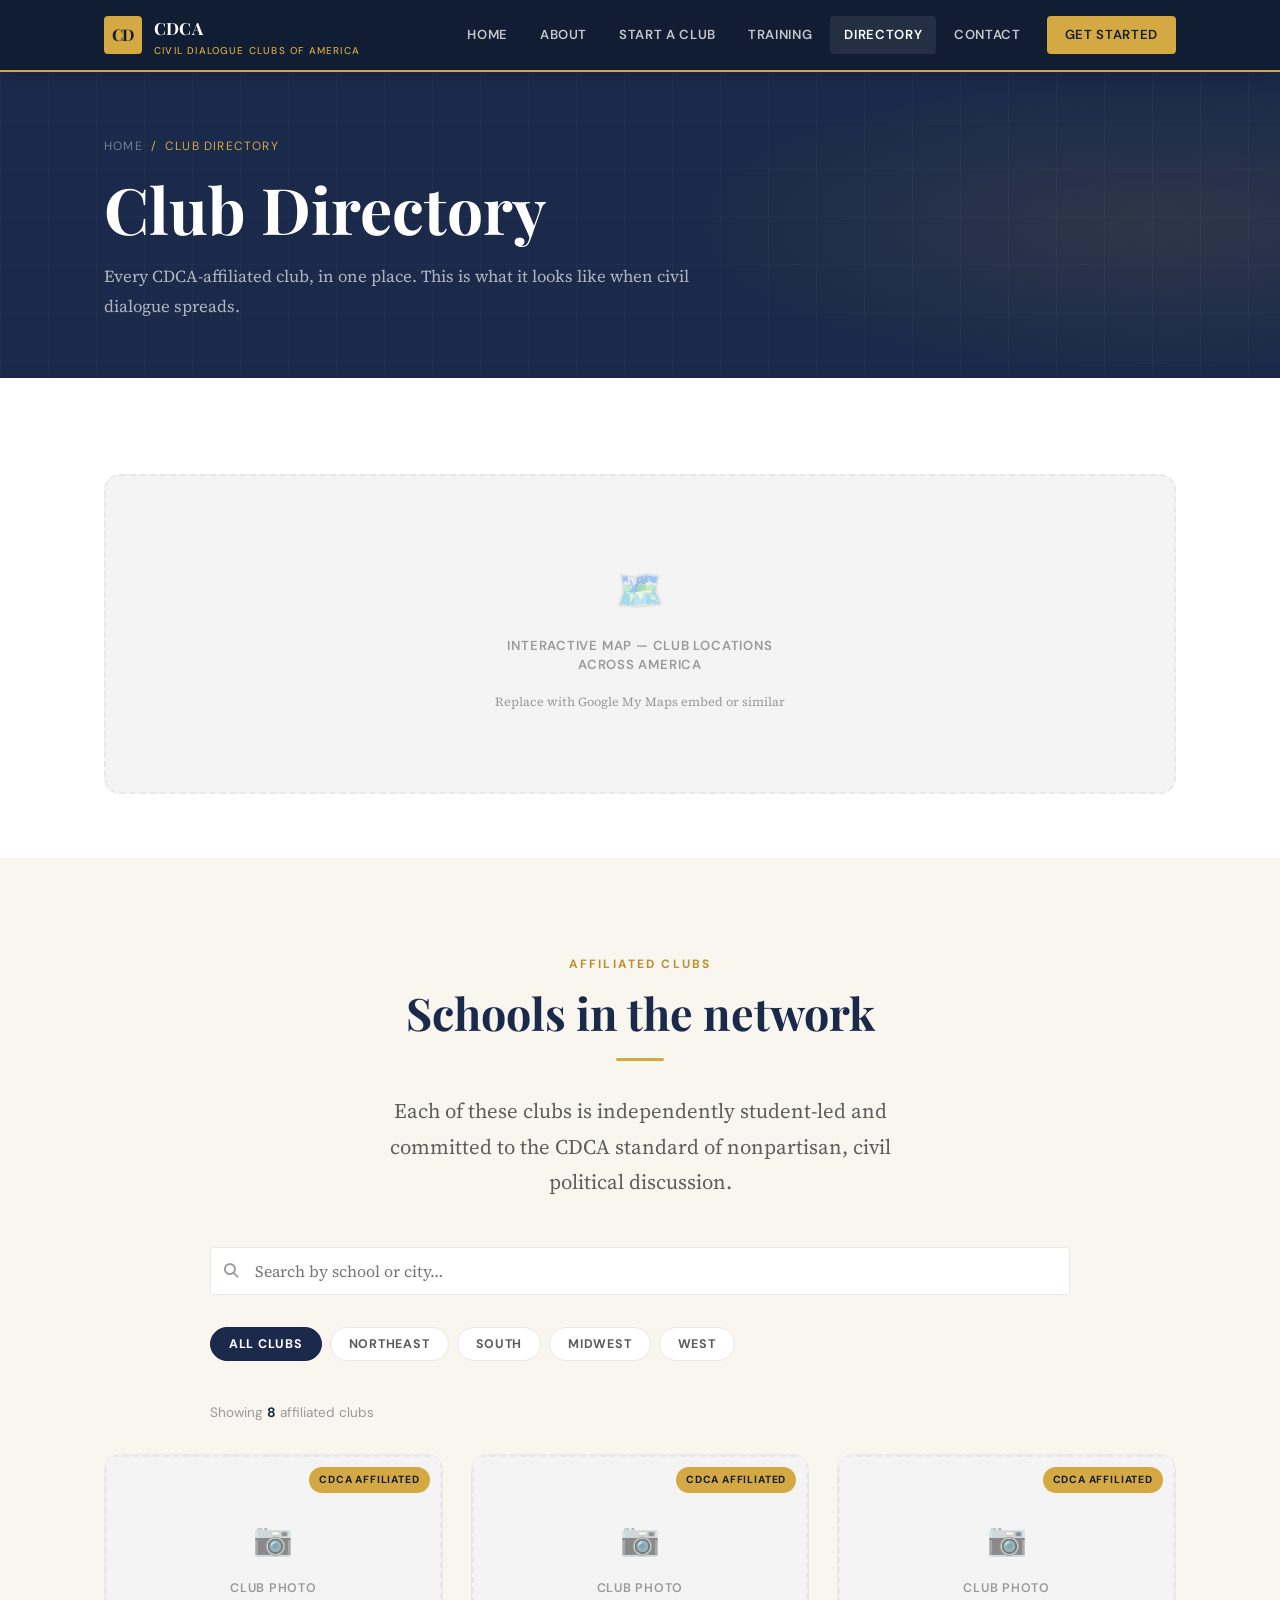
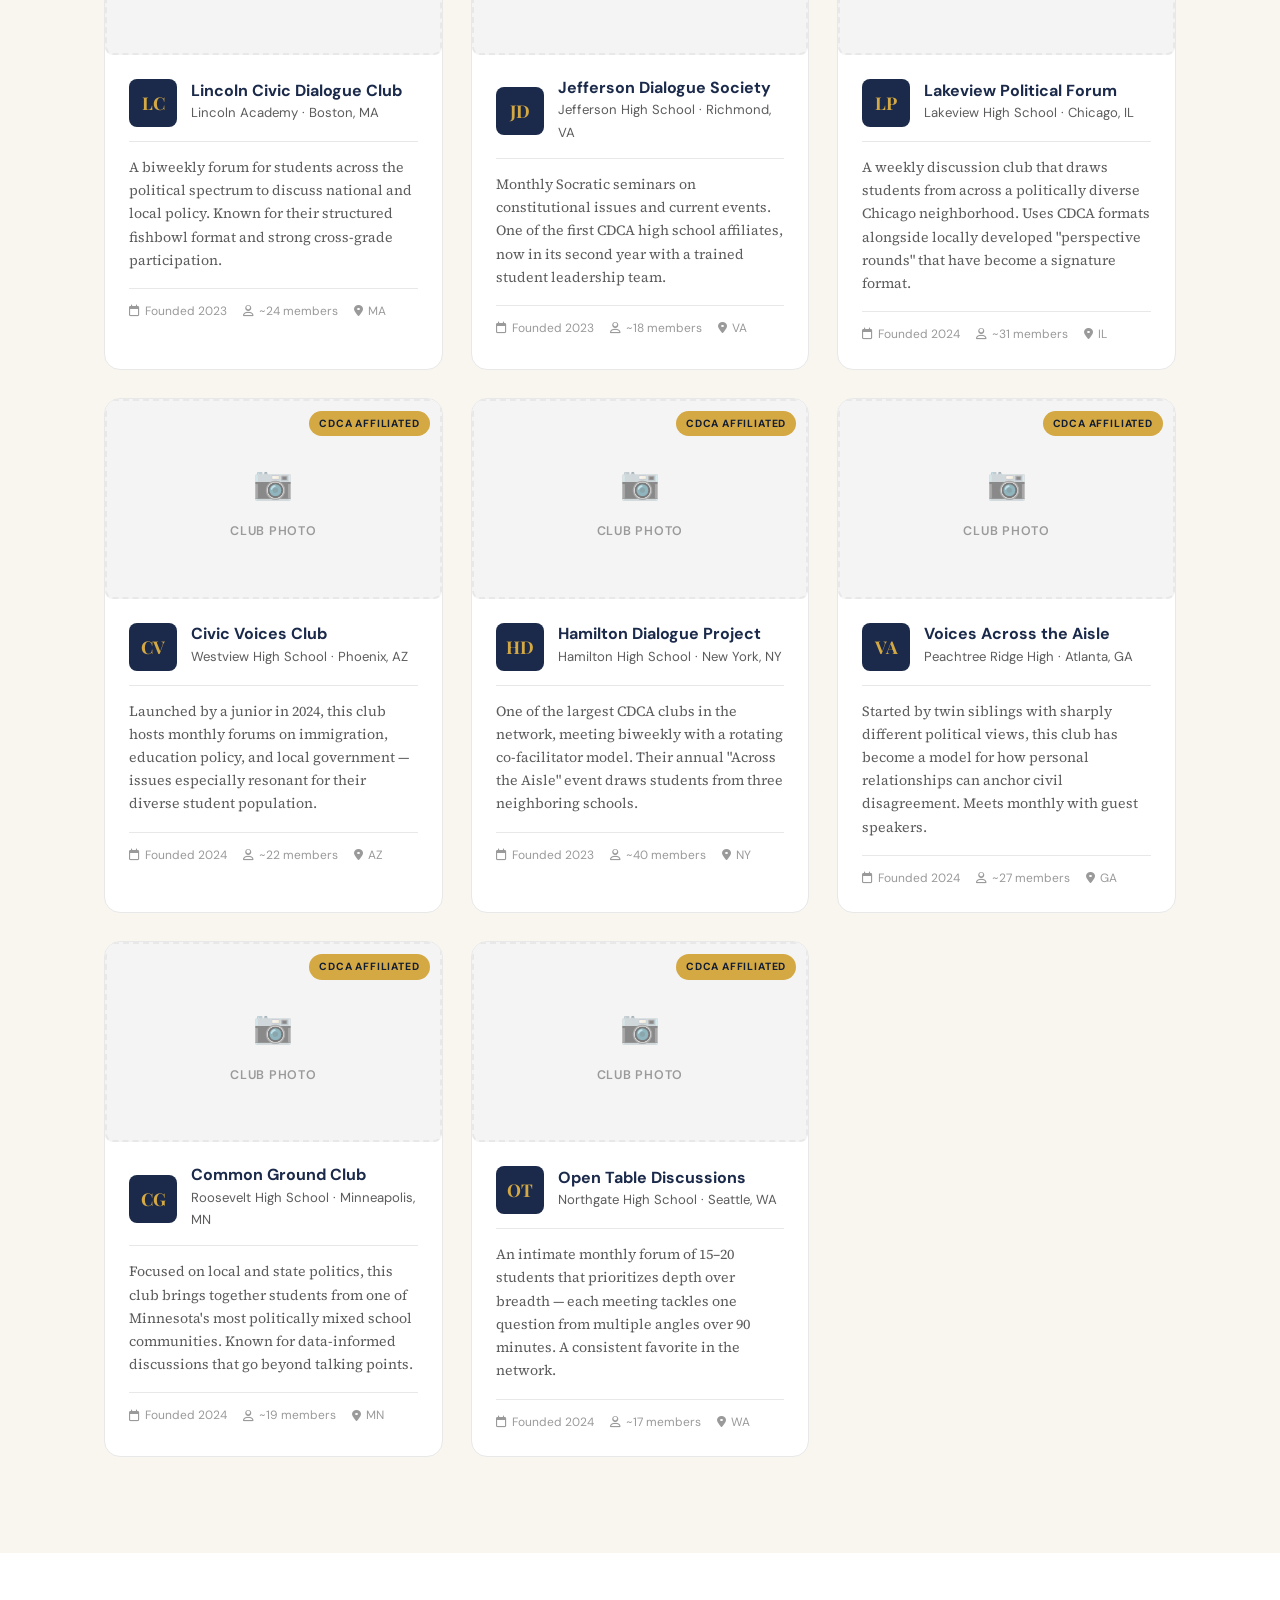
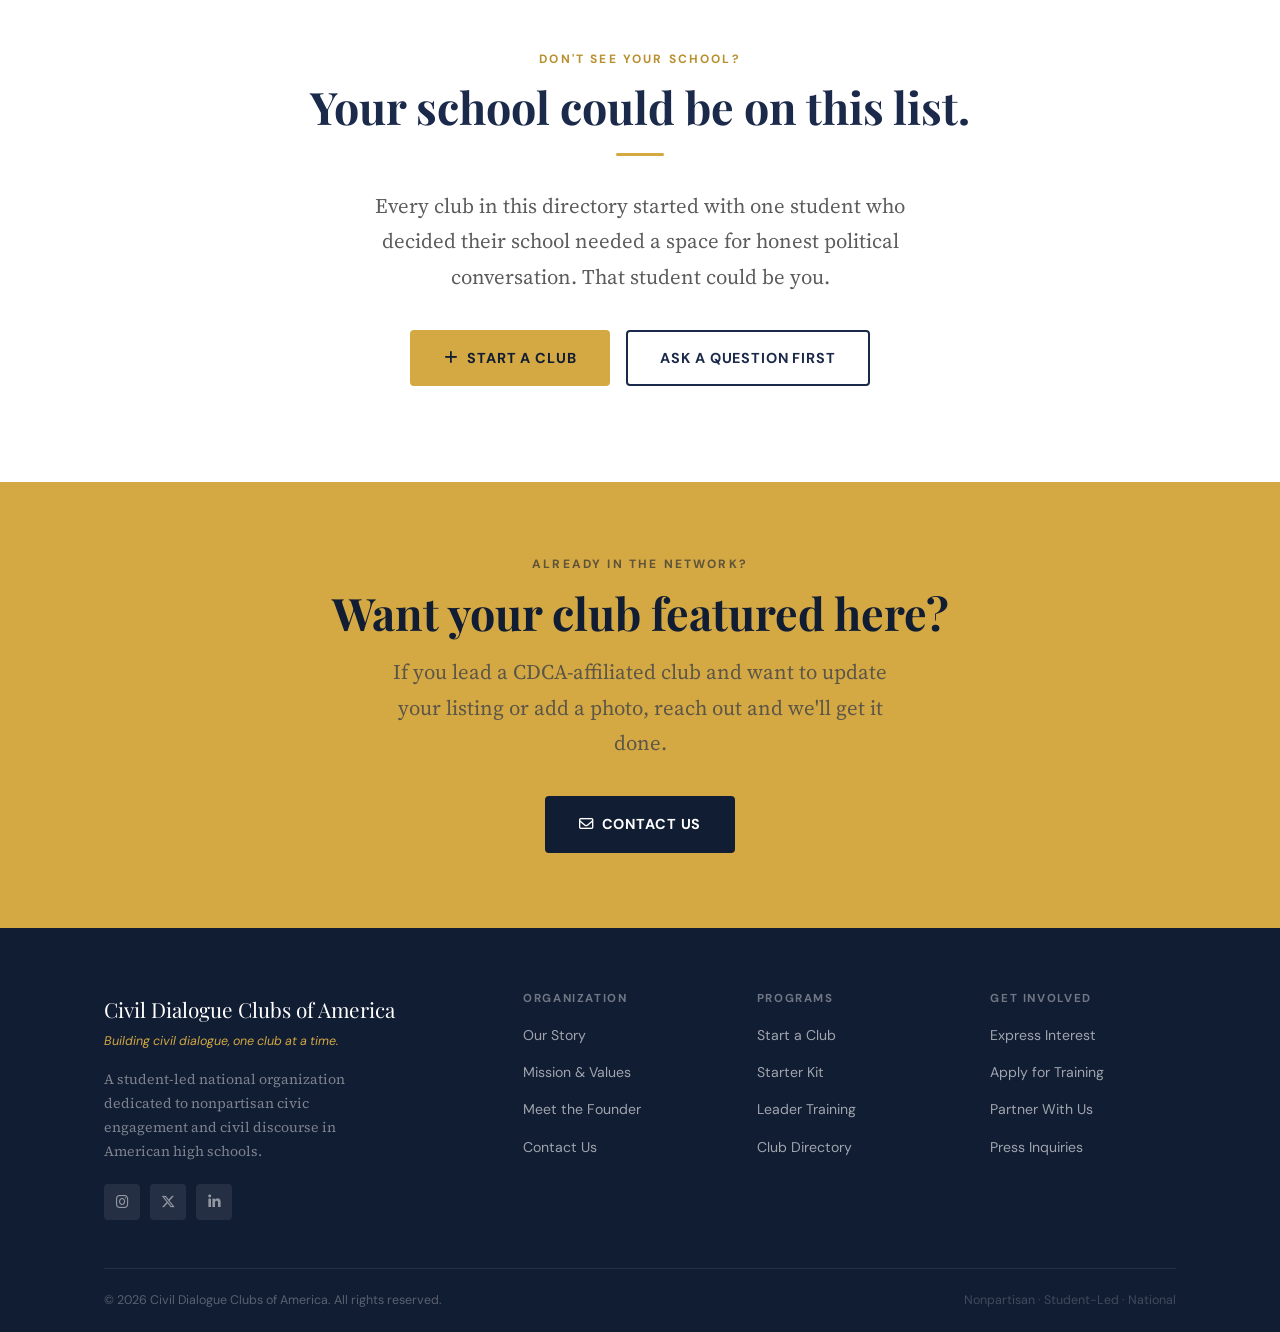
<file: directory.html>
<!DOCTYPE html>
<html lang="en">
<head>
  <meta charset="UTF-8" />
  <meta name="viewport" content="width=device-width, initial-scale=1.0" />
  <meta name="description" content="CDCA Club Directory — Find CDCA-affiliated nonpartisan politics clubs at high schools across America." />
  <title>Club Directory — CDCA</title>

  <link rel="preconnect" href="https://fonts.googleapis.com" />
  <link rel="preconnect" href="https://fonts.gstatic.com" crossorigin />
  <link href="https://fonts.googleapis.com/css2?family=Playfair+Display:ital,wght@0,700;0,800;1,700&family=Source+Serif+4:ital,wght@0,400;0,500;1,400&family=DM+Sans:wght@400;500;600;700&display=swap" rel="stylesheet" />
  <link rel="stylesheet" href="https://cdnjs.cloudflare.com/ajax/libs/font-awesome/6.5.1/css/all.min.css" />
  <link rel="stylesheet" href="style.css" />

  <style>
    /* Directory-specific styles */
    .directory__search-bar {
      display: flex;
      gap: 12px;
      align-items: center;
      flex-wrap: wrap;
      margin-bottom: 32px;
    }
    .directory__search-input {
      flex: 1;
      min-width: 220px;
      position: relative;
    }
    .directory__search-input input {
      padding-left: 44px;
    }
    .directory__search-icon {
      position: absolute;
      left: 14px;
      top: 50%;
      transform: translateY(-50%);
      color: var(--gray-400);
      font-size: 0.9rem;
      pointer-events: none;
    }
    .directory__filters {
      display: flex;
      gap: 8px;
      flex-wrap: wrap;
      margin-bottom: 40px;
    }
    .directory__filter-btn {
      font-family: var(--font-ui);
      font-size: 0.78rem;
      font-weight: 700;
      letter-spacing: 0.06em;
      text-transform: uppercase;
      padding: 8px 18px;
      border-radius: 20px;
      border: 1.5px solid var(--gray-200);
      background: var(--white);
      color: var(--gray-600);
      cursor: pointer;
      transition: all 0.18s ease;
    }
    .directory__filter-btn:hover {
      border-color: var(--navy);
      color: var(--navy);
    }
    .directory__filter-btn.active {
      background: var(--navy);
      color: var(--white);
      border-color: var(--navy);
    }
    .directory__count {
      font-family: var(--font-ui);
      font-size: 0.85rem;
      color: var(--gray-400);
      margin-bottom: 28px;
    }
    .directory__count strong {
      color: var(--navy);
    }
    .directory__grid {
      display: grid;
      grid-template-columns: repeat(auto-fill, minmax(300px, 1fr));
      gap: 28px;
    }
    .club-card__header {
      display: flex;
      align-items: center;
      gap: 14px;
      margin-bottom: 14px;
    }
    .club-card__monogram {
      width: 48px;
      height: 48px;
      background: var(--navy);
      border-radius: var(--radius-md);
      display: flex;
      align-items: center;
      justify-content: center;
      font-family: var(--font-head);
      font-size: 1.1rem;
      font-weight: 700;
      color: var(--gold);
      flex-shrink: 0;
    }
    .club-card__info h4 {
      font-size: 1rem;
      margin-bottom: 2px;
    }
    .club-card__info .club-card__school {
      margin-bottom: 0;
    }
    .club-card__desc {
      font-size: 0.88rem;
      color: var(--gray-600);
      line-height: 1.65;
      margin-bottom: 16px;
      border-top: 1px solid var(--gray-200);
      padding-top: 14px;
    }
    .directory__empty {
      grid-column: 1 / -1;
      text-align: center;
      padding: 64px 32px;
      color: var(--gray-400);
    }
    .directory__empty i {
      font-size: 2.5rem;
      display: block;
      margin-bottom: 16px;
      opacity: 0.4;
    }
    .directory__empty p {
      font-family: var(--font-ui);
      font-size: 0.95rem;
    }
    .map-placeholder {
      background: var(--gray-100);
      border: 2px dashed var(--gray-200);
      border-radius: var(--radius-lg);
      min-height: 320px;
      display: flex;
      flex-direction: column;
      align-items: center;
      justify-content: center;
      gap: 12px;
      color: var(--gray-400);
      text-align: center;
      padding: 40px;
      margin-bottom: 64px;
    }
    .map-placeholder__icon { font-size: 2.5rem; opacity: 0.4; }
    .map-placeholder__label {
      font-family: var(--font-ui);
      font-size: 0.82rem;
      font-weight: 600;
      letter-spacing: 0.06em;
      text-transform: uppercase;
      max-width: 280px;
      line-height: 1.5;
    }
  </style>
</head>
<body>

  <!-- ===================== NAVIGATION ===================== -->
  <nav class="nav" role="navigation" aria-label="Main navigation">
    <div class="container nav__inner">
      <a href="index.html" class="nav__logo" aria-label="CDCA Home">
        <div class="nav__logo-mark">CD</div>
        <div>
          <span class="nav__logo-text">CDCA</span>
          <span class="nav__logo-sub">Civil Dialogue Clubs of America</span>
        </div>
      </a>
      <div class="nav__links">
        <a href="index.html"        class="nav__link">Home</a>
        <a href="about.html"        class="nav__link">About</a>
        <a href="start-a-club.html" class="nav__link">Start a Club</a>
        <a href="training.html"     class="nav__link">Training</a>
        <a href="directory.html"    class="nav__link">Directory</a>
        <a href="contact.html"      class="nav__link">Contact</a>
        <a href="start-a-club.html" class="nav__link nav__link--cta">Get Started</a>
      </div>
      <button class="nav__hamburger" aria-label="Toggle menu" aria-expanded="false">
        <span></span><span></span><span></span>
      </button>
    </div>
    <nav class="nav__mobile" aria-label="Mobile navigation">
      <a href="index.html"        class="nav__link">Home</a>
      <a href="about.html"        class="nav__link">About</a>
      <a href="start-a-club.html" class="nav__link">Start a Club</a>
      <a href="training.html"     class="nav__link">Training</a>
      <a href="directory.html"    class="nav__link">Directory</a>
      <a href="contact.html"      class="nav__link">Contact</a>
      <a href="start-a-club.html" class="nav__link nav__link--cta">Get Started →</a>
    </nav>
  </nav>


  <!-- ===================== PAGE HEADER ===================== -->
  <section class="page-header">
    <div class="page-header__grid" aria-hidden="true"></div>
    <div class="container page-header__inner">
      <div class="page-header__breadcrumb">
        <a href="index.html">Home</a>
        <span aria-hidden="true">/</span>
        <span>Club Directory</span>
      </div>
      <h1>Club Directory</h1>
      <p>Every CDCA-affiliated club, in one place. This is what it looks like when civil dialogue spreads.</p>
    </div>
  </section>


  <!-- ===================== MAP PLACEHOLDER ===================== -->
  <section class="section" style="padding-bottom: 0;">
    <div class="container">

      <!-- IMAGE / EMBED PLACEHOLDER: Interactive map showing CDCA club locations across the US.
           Options: embed a Google My Maps iframe, use a Mapbox static map, or replace with a
           US SVG map with pins. Recommended dimensions: full container width × 320px.
           Replace this div with your map embed when ready. -->
      <div class="map-placeholder" role="img" aria-label="Map of CDCA clubs across America">
        <span class="map-placeholder__icon" aria-hidden="true">🗺️</span>
        <div class="map-placeholder__label">Interactive Map — Club Locations Across America</div>
        <p style="font-size: 0.78rem; color: var(--gray-400); margin-top: 4px;">Replace with Google My Maps embed or similar</p>
      </div>

    </div>
  </section>


  <!-- ===================== DIRECTORY ===================== -->
  <section class="section section--cream" id="clubs">
    <div class="container">

      <div class="text-center mb-md">
        <span class="section-label">Affiliated Clubs</span>
        <h2>Schools in the network</h2>
        <div class="divider divider--center"></div>
        <p class="lead" style="max-width: 560px; margin: 0 auto;">
          Each of these clubs is independently student-led and committed to the CDCA standard
          of nonpartisan, civil political discussion.
        </p>
      </div>

      <!-- Search & Filter -->
      <div style="max-width: 860px; margin: 48px auto 0;">

        <div class="directory__search-bar">
          <div class="directory__search-input" style="position: relative;">
            <i class="fa-solid fa-magnifying-glass directory__search-icon" aria-hidden="true"></i>
            <input
              type="search"
              id="club-search"
              placeholder="Search by school or city…"
              aria-label="Search clubs"
            />
          </div>
        </div>

        <div class="directory__filters" role="group" aria-label="Filter clubs by region">
          <button class="directory__filter-btn active" data-filter="all">All Clubs</button>
          <button class="directory__filter-btn" data-filter="northeast">Northeast</button>
          <button class="directory__filter-btn" data-filter="south">South</button>
          <button class="directory__filter-btn" data-filter="midwest">Midwest</button>
          <button class="directory__filter-btn" data-filter="west">West</button>
        </div>

        <p class="directory__count" id="club-count">
          Showing <strong id="visible-count">8</strong> affiliated clubs
        </p>

      </div>

      <!-- Club Cards Grid -->
      <div class="directory__grid" id="club-grid">

        <!-- CARD 1 -->
        <article class="club-card fade-in" data-state="northeast" data-name="lincoln civic dialogue" data-city="boston">
          <!-- IMAGE PLACEHOLDER: School or club photo for Lincoln Academy.
               Replace photo-placeholder div with <img> when available.
               Recommended: 400 × 200px landscape. -->
          <div class="club-card__photo">
            <div class="photo-placeholder photo-placeholder--card" role="img" aria-label="Lincoln Academy club photo">
              <span class="photo-placeholder__icon" aria-hidden="true">📷</span>
              <div class="photo-placeholder__label">Club Photo</div>
            </div>
            <span class="club-card__badge">CDCA Affiliated</span>
          </div>
          <div class="club-card__body">
            <div class="club-card__header">
              <div class="club-card__monogram" aria-hidden="true">LC</div>
              <div class="club-card__info">
                <h4>Lincoln Civic Dialogue Club</h4>
                <div class="club-card__school">Lincoln Academy · Boston, MA</div>
              </div>
            </div>
            <p class="club-card__desc">
              A biweekly forum for students across the political spectrum to discuss national and local policy.
              Known for their structured fishbowl format and strong cross-grade participation.
            </p>
            <div class="club-card__meta">
              <span class="club-card__meta-item">
                <i class="fa-regular fa-calendar" aria-hidden="true"></i> Founded 2023
              </span>
              <span class="club-card__meta-item">
                <i class="fa-regular fa-user" aria-hidden="true"></i> ~24 members
              </span>
              <span class="club-card__meta-item">
                <i class="fa-solid fa-location-dot" aria-hidden="true"></i> MA
              </span>
            </div>
          </div>
        </article>

        <!-- CARD 2 -->
        <article class="club-card fade-in" data-state="south" data-name="jefferson dialogue society" data-city="richmond">
          <div class="club-card__photo">
            <div class="photo-placeholder photo-placeholder--card" role="img" aria-label="Jefferson High club photo">
              <span class="photo-placeholder__icon" aria-hidden="true">📷</span>
              <div class="photo-placeholder__label">Club Photo</div>
            </div>
            <span class="club-card__badge">CDCA Affiliated</span>
          </div>
          <div class="club-card__body">
            <div class="club-card__header">
              <div class="club-card__monogram" aria-hidden="true">JD</div>
              <div class="club-card__info">
                <h4>Jefferson Dialogue Society</h4>
                <div class="club-card__school">Jefferson High School · Richmond, VA</div>
              </div>
            </div>
            <p class="club-card__desc">
              Monthly Socratic seminars on constitutional issues and current events. One of the first CDCA
              high school affiliates, now in its second year with a trained student leadership team.
            </p>
            <div class="club-card__meta">
              <span class="club-card__meta-item">
                <i class="fa-regular fa-calendar" aria-hidden="true"></i> Founded 2023
              </span>
              <span class="club-card__meta-item">
                <i class="fa-regular fa-user" aria-hidden="true"></i> ~18 members
              </span>
              <span class="club-card__meta-item">
                <i class="fa-solid fa-location-dot" aria-hidden="true"></i> VA
              </span>
            </div>
          </div>
        </article>

        <!-- CARD 3 -->
        <article class="club-card fade-in" data-state="midwest" data-name="lakeview political forum" data-city="chicago">
          <div class="club-card__photo">
            <div class="photo-placeholder photo-placeholder--card" role="img" aria-label="Lakeview High club photo">
              <span class="photo-placeholder__icon" aria-hidden="true">📷</span>
              <div class="photo-placeholder__label">Club Photo</div>
            </div>
            <span class="club-card__badge">CDCA Affiliated</span>
          </div>
          <div class="club-card__body">
            <div class="club-card__header">
              <div class="club-card__monogram" aria-hidden="true">LP</div>
              <div class="club-card__info">
                <h4>Lakeview Political Forum</h4>
                <div class="club-card__school">Lakeview High School · Chicago, IL</div>
              </div>
            </div>
            <p class="club-card__desc">
              A weekly discussion club that draws students from across a politically diverse Chicago neighborhood.
              Uses CDCA formats alongside locally developed "perspective rounds" that have become a signature format.
            </p>
            <div class="club-card__meta">
              <span class="club-card__meta-item">
                <i class="fa-regular fa-calendar" aria-hidden="true"></i> Founded 2024
              </span>
              <span class="club-card__meta-item">
                <i class="fa-regular fa-user" aria-hidden="true"></i> ~31 members
              </span>
              <span class="club-card__meta-item">
                <i class="fa-solid fa-location-dot" aria-hidden="true"></i> IL
              </span>
            </div>
          </div>
        </article>

        <!-- CARD 4 -->
        <article class="club-card fade-in" data-state="west" data-name="civic voices club" data-city="phoenix">
          <div class="club-card__photo">
            <div class="photo-placeholder photo-placeholder--card" role="img" aria-label="Westview High club photo">
              <span class="photo-placeholder__icon" aria-hidden="true">📷</span>
              <div class="photo-placeholder__label">Club Photo</div>
            </div>
            <span class="club-card__badge">CDCA Affiliated</span>
          </div>
          <div class="club-card__body">
            <div class="club-card__header">
              <div class="club-card__monogram" aria-hidden="true">CV</div>
              <div class="club-card__info">
                <h4>Civic Voices Club</h4>
                <div class="club-card__school">Westview High School · Phoenix, AZ</div>
              </div>
            </div>
            <p class="club-card__desc">
              Launched by a junior in 2024, this club hosts monthly forums on immigration, education policy,
              and local government — issues especially resonant for their diverse student population.
            </p>
            <div class="club-card__meta">
              <span class="club-card__meta-item">
                <i class="fa-regular fa-calendar" aria-hidden="true"></i> Founded 2024
              </span>
              <span class="club-card__meta-item">
                <i class="fa-regular fa-user" aria-hidden="true"></i> ~22 members
              </span>
              <span class="club-card__meta-item">
                <i class="fa-solid fa-location-dot" aria-hidden="true"></i> AZ
              </span>
            </div>
          </div>
        </article>

        <!-- CARD 5 -->
        <article class="club-card fade-in" data-state="northeast" data-name="hamilton dialogue project" data-city="new york">
          <div class="club-card__photo">
            <div class="photo-placeholder photo-placeholder--card" role="img" aria-label="Hamilton HS club photo">
              <span class="photo-placeholder__icon" aria-hidden="true">📷</span>
              <div class="photo-placeholder__label">Club Photo</div>
            </div>
            <span class="club-card__badge">CDCA Affiliated</span>
          </div>
          <div class="club-card__body">
            <div class="club-card__header">
              <div class="club-card__monogram" aria-hidden="true">HD</div>
              <div class="club-card__info">
                <h4>Hamilton Dialogue Project</h4>
                <div class="club-card__school">Hamilton High School · New York, NY</div>
              </div>
            </div>
            <p class="club-card__desc">
              One of the largest CDCA clubs in the network, meeting biweekly with a rotating co-facilitator
              model. Their annual "Across the Aisle" event draws students from three neighboring schools.
            </p>
            <div class="club-card__meta">
              <span class="club-card__meta-item">
                <i class="fa-regular fa-calendar" aria-hidden="true"></i> Founded 2023
              </span>
              <span class="club-card__meta-item">
                <i class="fa-regular fa-user" aria-hidden="true"></i> ~40 members
              </span>
              <span class="club-card__meta-item">
                <i class="fa-solid fa-location-dot" aria-hidden="true"></i> NY
              </span>
            </div>
          </div>
        </article>

        <!-- CARD 6 -->
        <article class="club-card fade-in" data-state="south" data-name="voices across the aisle" data-city="atlanta">
          <div class="club-card__photo">
            <div class="photo-placeholder photo-placeholder--card" role="img" aria-label="Peachtree Ridge club photo">
              <span class="photo-placeholder__icon" aria-hidden="true">📷</span>
              <div class="photo-placeholder__label">Club Photo</div>
            </div>
            <span class="club-card__badge">CDCA Affiliated</span>
          </div>
          <div class="club-card__body">
            <div class="club-card__header">
              <div class="club-card__monogram" aria-hidden="true">VA</div>
              <div class="club-card__info">
                <h4>Voices Across the Aisle</h4>
                <div class="club-card__school">Peachtree Ridge High · Atlanta, GA</div>
              </div>
            </div>
            <p class="club-card__desc">
              Started by twin siblings with sharply different political views, this club has become a model
              for how personal relationships can anchor civil disagreement. Meets monthly with guest speakers.
            </p>
            <div class="club-card__meta">
              <span class="club-card__meta-item">
                <i class="fa-regular fa-calendar" aria-hidden="true"></i> Founded 2024
              </span>
              <span class="club-card__meta-item">
                <i class="fa-regular fa-user" aria-hidden="true"></i> ~27 members
              </span>
              <span class="club-card__meta-item">
                <i class="fa-solid fa-location-dot" aria-hidden="true"></i> GA
              </span>
            </div>
          </div>
        </article>

        <!-- CARD 7 -->
        <article class="club-card fade-in" data-state="midwest" data-name="common ground club" data-city="minneapolis">
          <div class="club-card__photo">
            <div class="photo-placeholder photo-placeholder--card" role="img" aria-label="Roosevelt HS club photo">
              <span class="photo-placeholder__icon" aria-hidden="true">📷</span>
              <div class="photo-placeholder__label">Club Photo</div>
            </div>
            <span class="club-card__badge">CDCA Affiliated</span>
          </div>
          <div class="club-card__body">
            <div class="club-card__header">
              <div class="club-card__monogram" aria-hidden="true">CG</div>
              <div class="club-card__info">
                <h4>Common Ground Club</h4>
                <div class="club-card__school">Roosevelt High School · Minneapolis, MN</div>
              </div>
            </div>
            <p class="club-card__desc">
              Focused on local and state politics, this club brings together students from one of Minnesota's
              most politically mixed school communities. Known for data-informed discussions that go beyond talking points.
            </p>
            <div class="club-card__meta">
              <span class="club-card__meta-item">
                <i class="fa-regular fa-calendar" aria-hidden="true"></i> Founded 2024
              </span>
              <span class="club-card__meta-item">
                <i class="fa-regular fa-user" aria-hidden="true"></i> ~19 members
              </span>
              <span class="club-card__meta-item">
                <i class="fa-solid fa-location-dot" aria-hidden="true"></i> MN
              </span>
            </div>
          </div>
        </article>

        <!-- CARD 8 -->
        <article class="club-card fade-in" data-state="west" data-name="open table discussions" data-city="seattle">
          <div class="club-card__photo">
            <div class="photo-placeholder photo-placeholder--card" role="img" aria-label="Northgate HS club photo">
              <span class="photo-placeholder__icon" aria-hidden="true">📷</span>
              <div class="photo-placeholder__label">Club Photo</div>
            </div>
            <span class="club-card__badge">CDCA Affiliated</span>
          </div>
          <div class="club-card__body">
            <div class="club-card__header">
              <div class="club-card__monogram" aria-hidden="true">OT</div>
              <div class="club-card__info">
                <h4>Open Table Discussions</h4>
                <div class="club-card__school">Northgate High School · Seattle, WA</div>
              </div>
            </div>
            <p class="club-card__desc">
              An intimate monthly forum of 15–20 students that prioritizes depth over breadth — each meeting
              tackles one question from multiple angles over 90 minutes. A consistent favorite in the network.
            </p>
            <div class="club-card__meta">
              <span class="club-card__meta-item">
                <i class="fa-regular fa-calendar" aria-hidden="true"></i> Founded 2024
              </span>
              <span class="club-card__meta-item">
                <i class="fa-regular fa-user" aria-hidden="true"></i> ~17 members
              </span>
              <span class="club-card__meta-item">
                <i class="fa-solid fa-location-dot" aria-hidden="true"></i> WA
              </span>
            </div>
          </div>
        </article>

        <!-- Empty state (hidden by default, shown by JS when search has no results) -->
        <div class="directory__empty" id="no-results" style="display:none;" aria-live="polite">
          <i class="fa-solid fa-circle-question" aria-hidden="true"></i>
          <p>No clubs match your search. <a href="start-a-club.html" class="inline-link">Be the first in your area →</a></p>
        </div>

      </div>
    </div>
  </section>


  <!-- ===================== NOT IN THE DIRECTORY? ===================== -->
  <section class="section" aria-label="Start a club prompt">
    <div class="container">
      <div style="max-width: 760px; margin: 0 auto; text-align: center;">
        <span class="section-label">Don't See Your School?</span>
        <h2>Your school could be on this list.</h2>
        <div class="divider divider--center"></div>
        <p class="lead" style="max-width: 540px; margin: 0 auto 36px;">
          Every club in this directory started with one student who decided their school needed a space
          for honest political conversation. That student could be you.
        </p>
        <div class="btn-group" style="justify-content: center;">
          <a href="start-a-club.html" class="btn btn-primary">
            <i class="fa-solid fa-plus" aria-hidden="true"></i> Start a Club
          </a>
          <a href="contact.html" class="btn btn-outline-navy">Ask a Question First</a>
        </div>
      </div>
    </div>
  </section>


  <!-- ===================== CTA BANNER ===================== -->
  <section class="cta-banner" aria-label="Call to action">
    <div class="container text-center">
      <span class="section-label" style="color: var(--navy-dark); opacity: 0.6;">Already in the Network?</span>
      <h2 style="margin-bottom: 16px;">Want your club featured here?</h2>
      <p class="lead" style="max-width: 520px; margin: 0 auto 36px; color: rgba(27,42,74,0.65);">
        If you lead a CDCA-affiliated club and want to update your listing or add a photo,
        reach out and we'll get it done.
      </p>
      <a href="contact.html" class="btn btn-primary">
        <i class="fa-regular fa-envelope" aria-hidden="true"></i> Contact Us
      </a>
    </div>
  </section>


  <!-- ===================== FOOTER ===================== -->
  <footer class="footer" role="contentinfo">
    <div class="container">
      <div class="footer__inner">
        <div class="footer__brand">
          <div class="footer__brand-name">Civil Dialogue Clubs of America</div>
          <div class="footer__tagline">Building civil dialogue, one club at a time.</div>
          <p>A student-led national organization dedicated to nonpartisan civic engagement and civil discourse in American high schools.</p>
          <div class="footer__social" aria-label="Social media links">
            <a href="#" aria-label="Instagram"><i class="fa-brands fa-instagram" aria-hidden="true"></i></a>
            <a href="#" aria-label="Twitter/X"><i class="fa-brands fa-x-twitter" aria-hidden="true"></i></a>
            <a href="#" aria-label="LinkedIn"><i class="fa-brands fa-linkedin-in" aria-hidden="true"></i></a>
          </div>
        </div>
        <div class="footer__col">
          <h5>Organization</h5>
          <ul>
            <li><a href="about.html">Our Story</a></li>
            <li><a href="about.html#mission">Mission &amp; Values</a></li>
            <li><a href="about.html#founder">Meet the Founder</a></li>
            <li><a href="contact.html">Contact Us</a></li>
          </ul>
        </div>
        <div class="footer__col">
          <h5>Programs</h5>
          <ul>
            <li><a href="start-a-club.html">Start a Club</a></li>
            <li><a href="start-a-club.html#starter-kit">Starter Kit</a></li>
            <li><a href="training.html">Leader Training</a></li>
            <li><a href="directory.html">Club Directory</a></li>
          </ul>
        </div>
        <div class="footer__col">
          <h5>Get Involved</h5>
          <ul>
            <li><a href="start-a-club.html#interest-form">Express Interest</a></li>
            <li><a href="training.html#signup">Apply for Training</a></li>
            <li><a href="contact.html">Partner With Us</a></li>
            <li><a href="contact.html">Press Inquiries</a></li>
          </ul>
        </div>
      </div>
      <div class="footer__bottom">
        <p>&copy; <span id="year"></span> Civil Dialogue Clubs of America. All rights reserved.</p>
        <p style="color: rgba(255,255,255,0.2);">Nonpartisan &middot; Student-Led &middot; National</p>
      </div>
    </div>
  </footer>

  <script src="script.js"></script>
  <script>
    document.getElementById('year').textContent = new Date().getFullYear();

    // Live search within directory
    const searchInput = document.getElementById('club-search');
    const cards = document.querySelectorAll('.club-card');
    const noResults = document.getElementById('no-results');
    const visibleCount = document.getElementById('visible-count');
    let activeFilter = 'all';

    function updateDirectory() {
      const query = searchInput.value.toLowerCase().trim();
      let count = 0;

      cards.forEach(card => {
        const name = (card.dataset.name || '').toLowerCase();
        const city = (card.dataset.city || '').toLowerCase();
        const region = card.dataset.state || '';

        const matchesSearch = !query || name.includes(query) || city.includes(query);
        const matchesFilter = activeFilter === 'all' || region === activeFilter;

        if (matchesSearch && matchesFilter) {
          card.style.display = '';
          count++;
        } else {
          card.style.display = 'none';
        }
      });

      visibleCount.textContent = count;
      noResults.style.display = count === 0 ? 'block' : 'none';
    }

    searchInput.addEventListener('input', updateDirectory);

    document.querySelectorAll('.directory__filter-btn').forEach(btn => {
      btn.addEventListener('click', () => {
        document.querySelectorAll('.directory__filter-btn').forEach(b => b.classList.remove('active'));
        btn.classList.add('active');
        activeFilter = btn.dataset.filter;
        updateDirectory();
      });
    });
  </script>
</body>
</html>
</file>
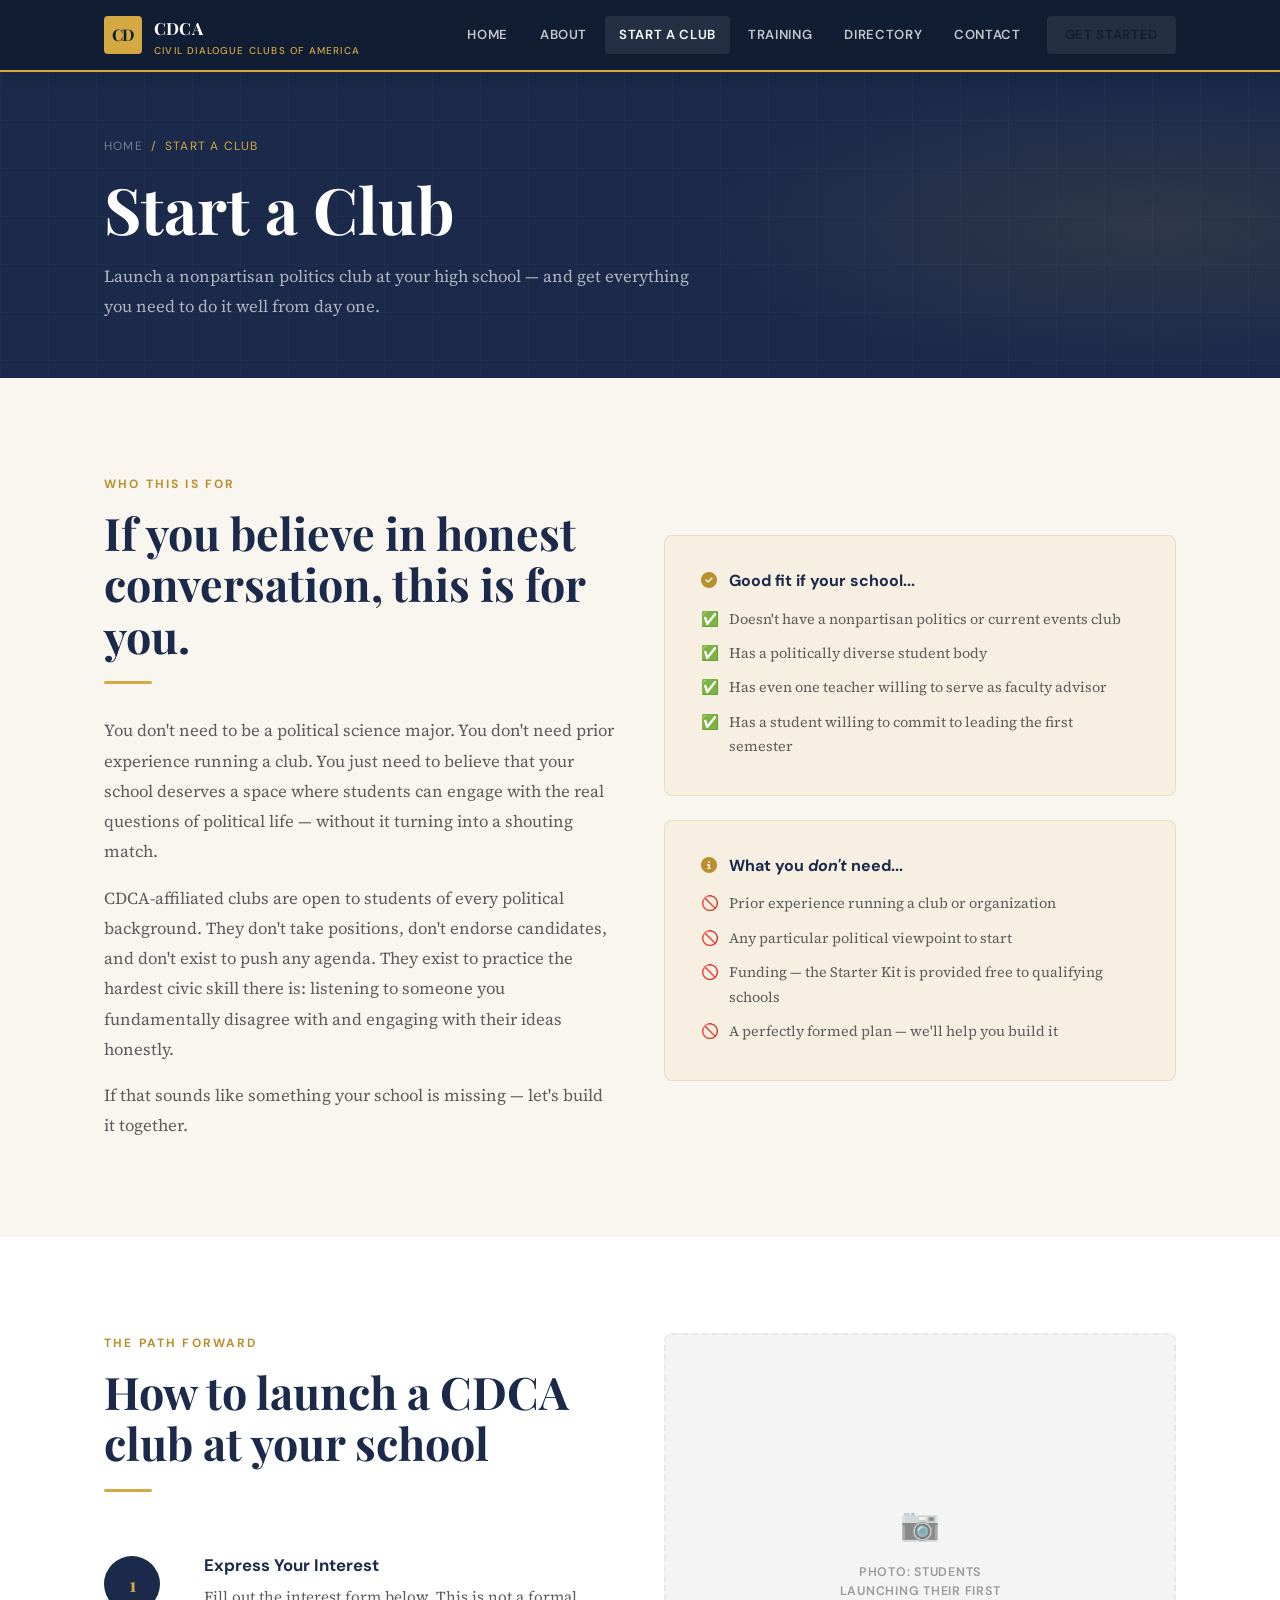
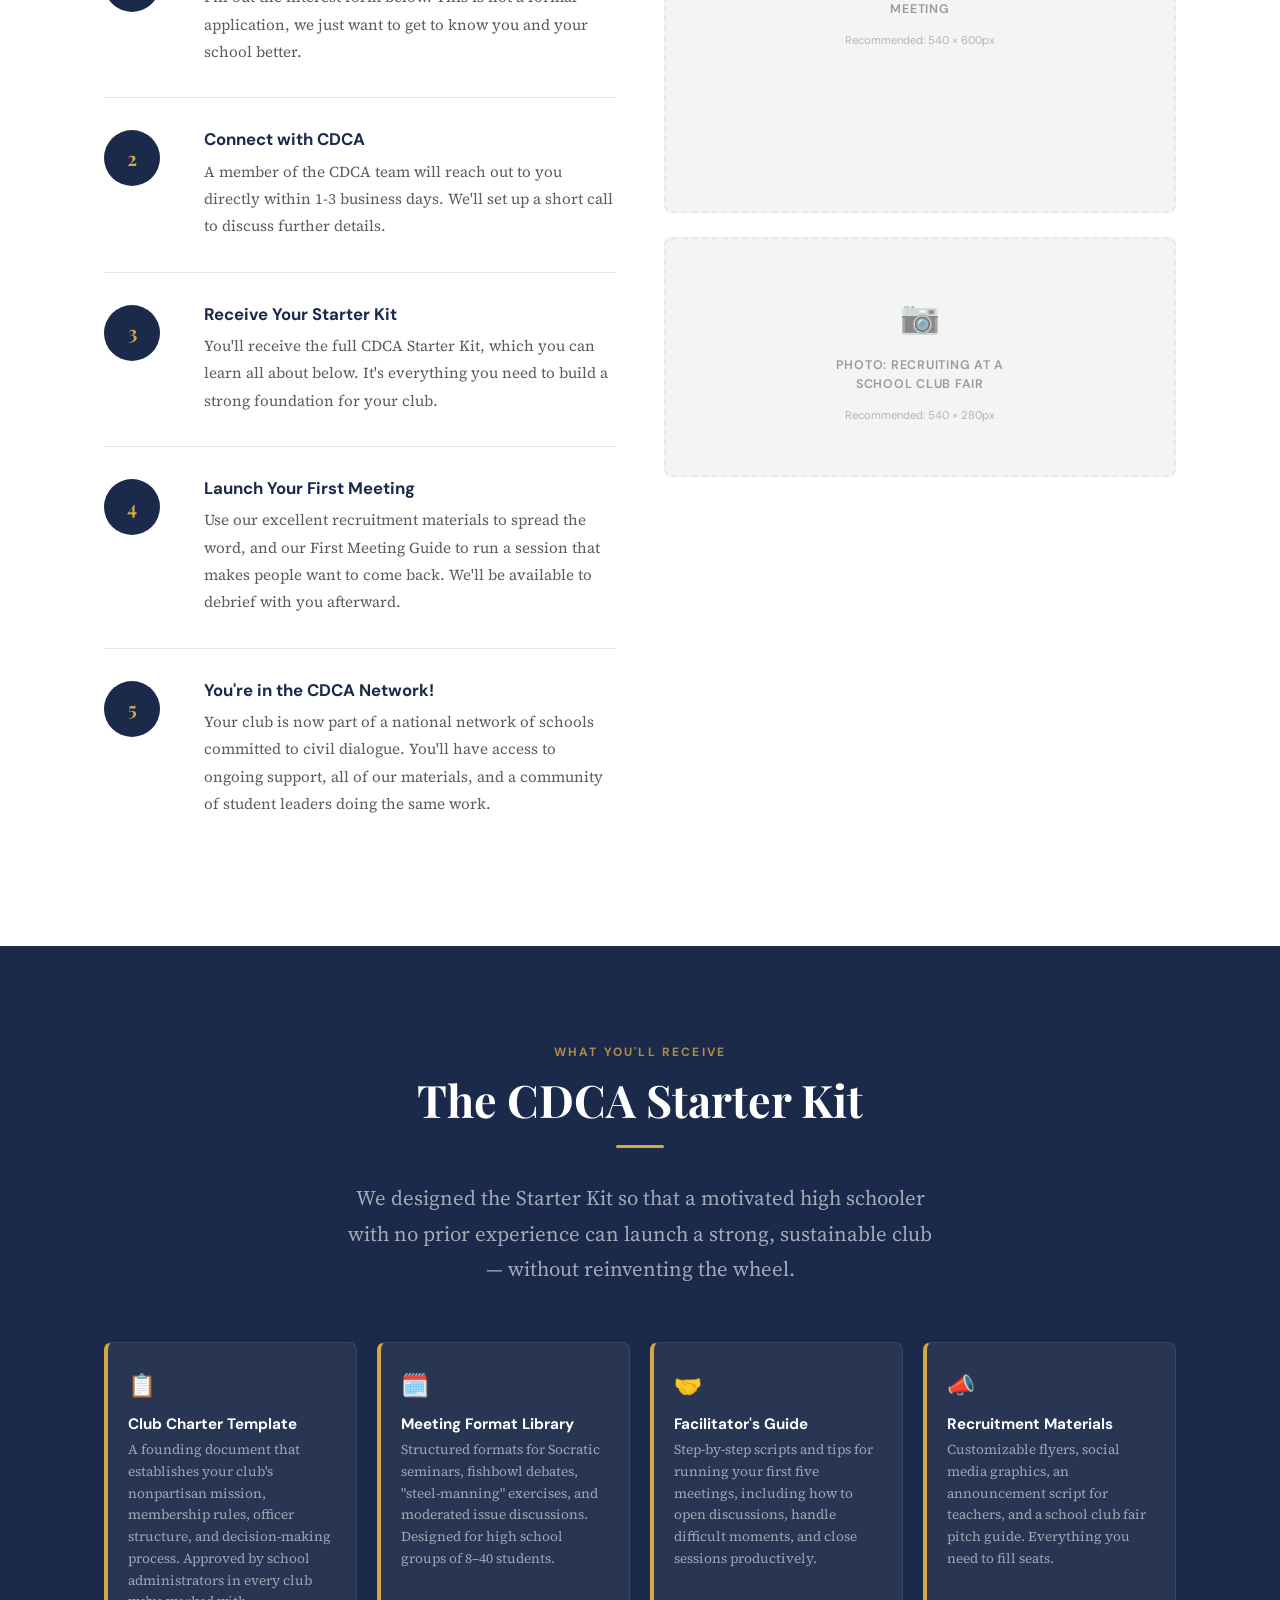
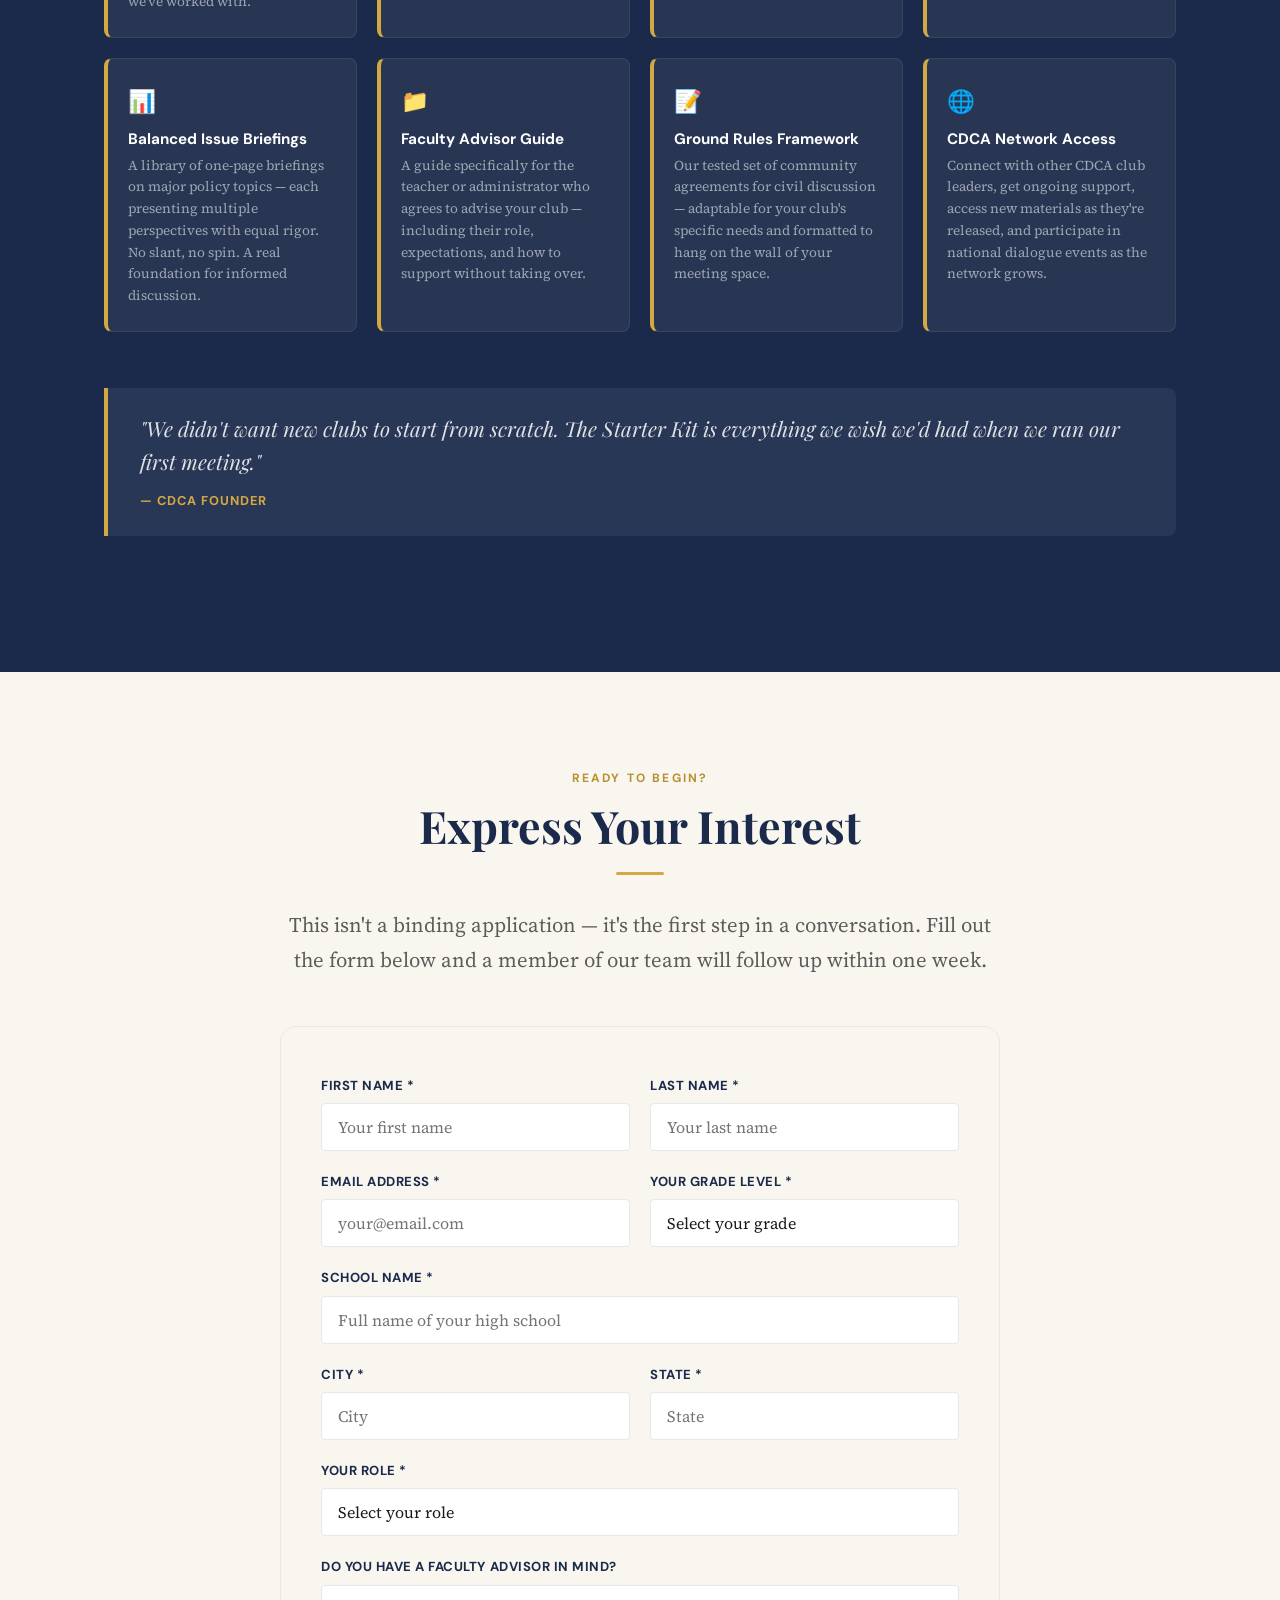
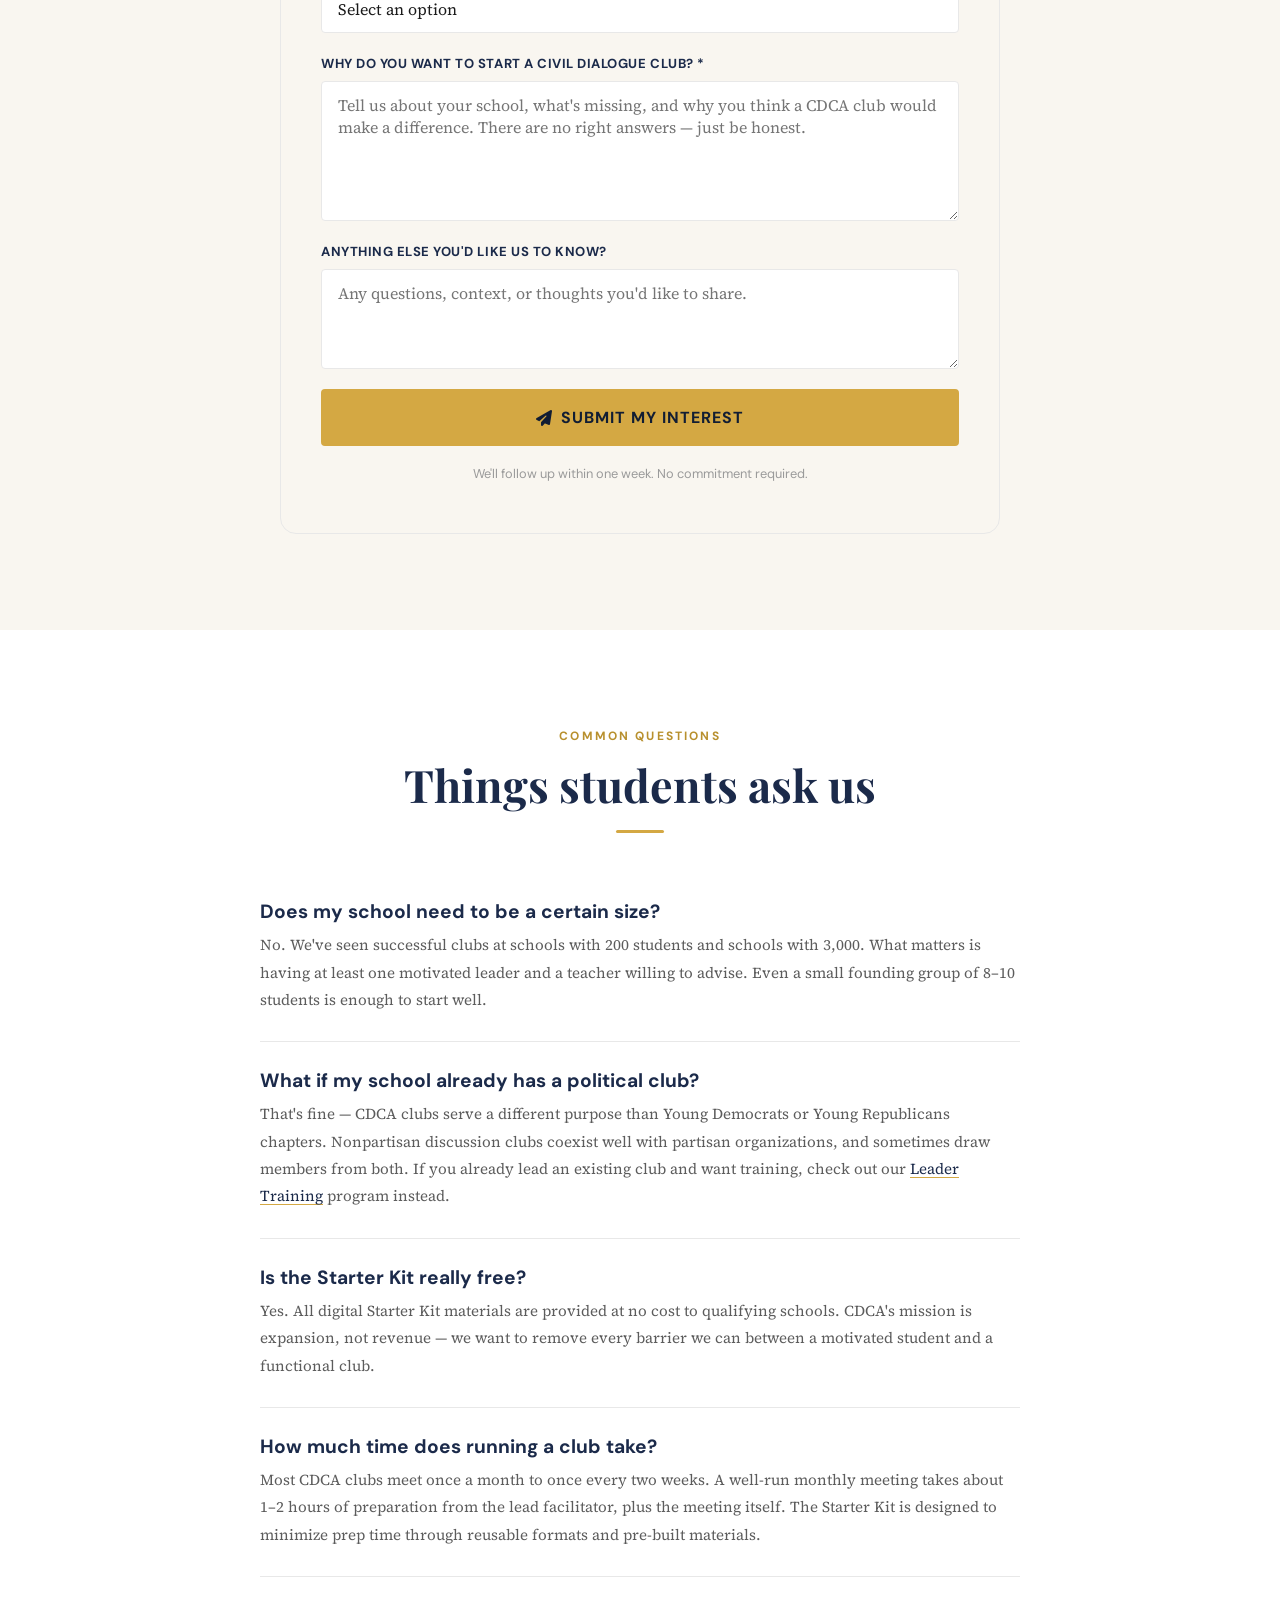
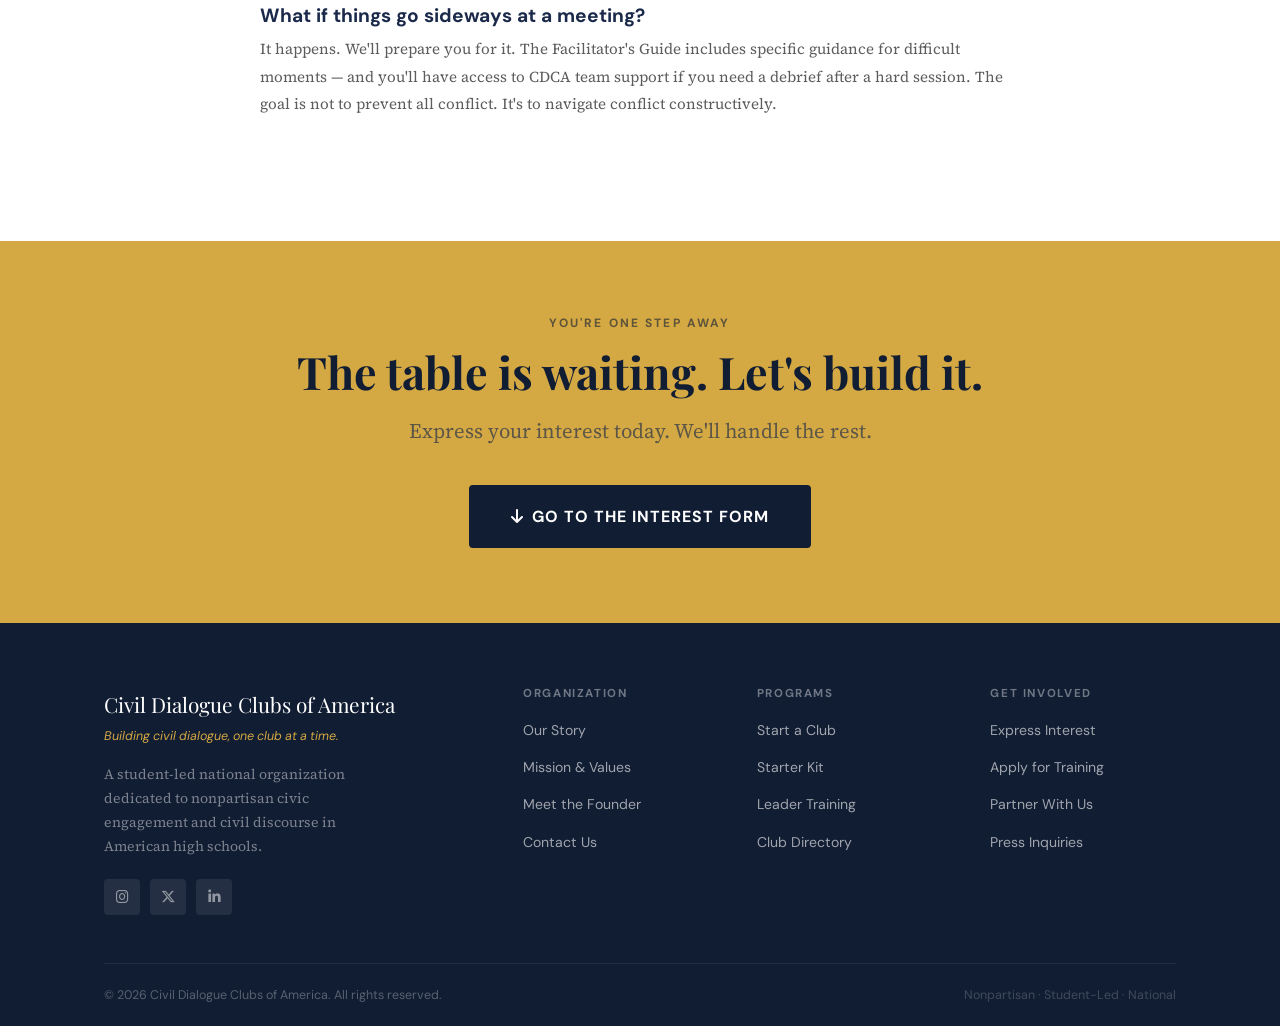
<file: start-a-club.html>
<!DOCTYPE html>
<html lang="en">
<head>
  <meta charset="UTF-8" />
  <meta name="viewport" content="width=device-width, initial-scale=1.0" />
  <meta name="description" content="Start a CDCA-affiliated nonpartisan politics club at your high school. Get the full Starter Kit and step-by-step guidance." />
  <title>Start a Club — CDCA</title>

  <link rel="preconnect" href="https://fonts.googleapis.com" />
  <link rel="preconnect" href="https://fonts.gstatic.com" crossorigin />
  <link href="https://fonts.googleapis.com/css2?family=Playfair+Display:ital,wght@0,700;0,800;1,700&family=Source+Serif+4:ital,wght@0,400;0,500;1,400&family=DM+Sans:wght@400;500;600;700&display=swap" rel="stylesheet" />
  <link rel="stylesheet" href="https://cdnjs.cloudflare.com/ajax/libs/font-awesome/6.5.1/css/all.min.css" />
  <link rel="stylesheet" href="style.css" />
</head>
<body>

  <!-- ===================== NAVIGATION ===================== -->
  <nav class="nav" role="navigation" aria-label="Main navigation">
    <div class="container nav__inner">
      <a href="index.html" class="nav__logo" aria-label="CDCA Home">
        <div class="nav__logo-mark">CD</div>
        <div>
          <span class="nav__logo-text">CDCA</span>
          <span class="nav__logo-sub">Civil Dialogue Clubs of America</span>
        </div>
      </a>
      <div class="nav__links">
        <a href="index.html"        class="nav__link">Home</a>
        <a href="about.html"        class="nav__link">About</a>
        <a href="start-a-club.html" class="nav__link">Start a Club</a>
        <a href="training.html"     class="nav__link">Training</a>
        <a href="directory.html"    class="nav__link">Directory</a>
        <a href="contact.html"      class="nav__link">Contact</a>
        <a href="start-a-club.html" class="nav__link nav__link--cta">Get Started</a>
      </div>
      <button class="nav__hamburger" aria-label="Toggle menu" aria-expanded="false">
        <span></span><span></span><span></span>
      </button>
    </div>
    <nav class="nav__mobile" aria-label="Mobile navigation">
      <a href="index.html"        class="nav__link">Home</a>
      <a href="about.html"        class="nav__link">About</a>
      <a href="start-a-club.html" class="nav__link">Start a Club</a>
      <a href="training.html"     class="nav__link">Training</a>
      <a href="directory.html"    class="nav__link">Directory</a>
      <a href="contact.html"      class="nav__link">Contact</a>
      <a href="start-a-club.html" class="nav__link nav__link--cta">Get Started →</a>
    </nav>
  </nav>


  <!-- ===================== PAGE HEADER ===================== -->
  <section class="page-header">
    <div class="page-header__grid" aria-hidden="true"></div>
    <div class="container page-header__inner">
      <div class="page-header__breadcrumb">
        <a href="index.html">Home</a>
        <span aria-hidden="true">/</span>
        <span>Start a Club</span>
      </div>
      <h1>Start a Club</h1>
      <p>Launch a nonpartisan politics club at your high school — and get everything you need to do it well from day one.</p>
    </div>
  </section>


  <!-- ===================== IS THIS FOR YOU? ===================== -->
  <section class="section section--cream">
    <div class="container">
      <div class="grid-2">

        <div class="fade-in">
          <span class="section-label">Who This Is For</span>
          <h2>If you believe in honest conversation, this is for you.</h2>
          <div class="divider"></div>
          <p>
            You don't need to be a political science major. You don't need prior experience running a club.
            You just need to believe that your school deserves a space where students can engage with the real
            questions of political life — without it turning into a shouting match.
          </p>
          <p class="mt-sm">
            CDCA-affiliated clubs are open to students of every political background. They don't take positions,
            don't endorse candidates, and don't exist to push any agenda. They exist to practice the hardest
            civic skill there is: listening to someone you fundamentally disagree with and engaging with their
            ideas honestly.
          </p>
          <p class="mt-sm">
            If that sounds like something your school is missing — let's build it together.
          </p>
        </div>

        <div class="fade-in">
          <div class="highlight-box" style="padding: 36px; margin-bottom: 24px;">
            <h4 style="font-family: var(--font-ui); font-weight: 700; color: var(--navy); margin-bottom: 16px; font-size: 1rem;">
              <i class="fa-solid fa-circle-check" style="color: var(--gold-dark); margin-right: 8px;" aria-hidden="true"></i>
              Good fit if your school...
            </h4>
            <ul style="display: flex; flex-direction: column; gap: 10px;">
              <li style="display: flex; gap: 10px; font-size: 0.9rem; color: var(--gray-600);">
                <span aria-hidden="true">✅</span> Doesn't have a nonpartisan politics or current events club
              </li>
              <li style="display: flex; gap: 10px; font-size: 0.9rem; color: var(--gray-600);">
                <span aria-hidden="true">✅</span> Has a politically diverse student body
              </li>
              <li style="display: flex; gap: 10px; font-size: 0.9rem; color: var(--gray-600);">
                <span aria-hidden="true">✅</span> Has even one teacher willing to serve as faculty advisor
              </li>
              <li style="display: flex; gap: 10px; font-size: 0.9rem; color: var(--gray-600);">
                <span aria-hidden="true">✅</span> Has a student willing to commit to leading the first semester
              </li>
            </ul>
          </div>
          <div class="highlight-box" style="padding: 36px;">
            <h4 style="font-family: var(--font-ui); font-weight: 700; color: var(--navy); margin-bottom: 16px; font-size: 1rem;">
              <i class="fa-solid fa-info-circle" style="color: var(--gold-dark); margin-right: 8px;" aria-hidden="true"></i>
              What you <em>don't</em> need...
            </h4>
            <ul style="display: flex; flex-direction: column; gap: 10px;">
              <li style="display: flex; gap: 10px; font-size: 0.9rem; color: var(--gray-600);">
                <span aria-hidden="true">🚫</span> Prior experience running a club or organization
              </li>
              <li style="display: flex; gap: 10px; font-size: 0.9rem; color: var(--gray-600);">
                <span aria-hidden="true">🚫</span> Any particular political viewpoint to start
              </li>
              <li style="display: flex; gap: 10px; font-size: 0.9rem; color: var(--gray-600);">
                <span aria-hidden="true">🚫</span> Funding — the Starter Kit is provided free to qualifying schools
              </li>
              <li style="display: flex; gap: 10px; font-size: 0.9rem; color: var(--gray-600);">
                <span aria-hidden="true">🚫</span> A perfectly formed plan — we'll help you build it
              </li>
            </ul>
          </div>
        </div>

      </div>
    </div>
  </section>


  <!-- ===================== HOW TO START ===================== -->
  <section class="section">
    <div class="container">
      <div class="grid-2" style="align-items: flex-start;">

        <div>
          <span class="section-label">The Path Forward</span>
          <h2>How to launch a CDCA club at your school</h2>
          <div class="divider"></div>

          <div class="steps fade-in">

            <div class="step">
              <div class="step__num" aria-label="Step 1">1</div>
              <div class="step__body">
                <h4>Express Your Interest</h4>
                <p>Fill out the interest form below. This is not a formal application, we just want to get to know you and your school better.</p>
              </div>
            </div>

            <div class="step">
              <div class="step__num" aria-label="Step 2">2</div>
              <div class="step__body">
                <h4>Connect with CDCA</h4>
                <p>A member of the CDCA team will reach out to you directly within 1-3 business days. We'll set up a
                short call to discuss further details.</p>
              </div>
            </div>

            <div class="step">
              <div class="step__num" aria-label="Step 3">3</div>
              <div class="step__body">
                <h4>Receive Your Starter Kit</h4>
                <p>You'll receive the full CDCA Starter Kit, which you can learn all about below. It's everything you need to build a strong foundation for your club.</p>
              </div>
            </div>

            <div class="step">
              <div class="step__num" aria-label="Step 4">4</div>
              <div class="step__body">
                <h4>Launch Your First Meeting</h4>
                <p>Use our excellent recruitment materials to spread the word, and our First Meeting Guide to run a session that
                makes people want to come back. We'll be available to debrief with you afterward.</p>
              </div>
            </div>

            <div class="step">
              <div class="step__num" aria-label="Step 5">5</div>
              <div class="step__body">
                <h4>You're in the CDCA Network!</h4>
                <p>Your club is now part of a national network of schools committed to civil dialogue. You'll have
                access to ongoing support, all of our materials, and a community of student leaders doing the same work.</p>
              </div>
            </div>

          </div>

        </div>

        <div>

          <!-- IMAGE PLACEHOLDER: Photo of students at a first club meeting, ideally setting up chairs
               in a circle or gathering around a table in a classroom or library.
               Best dimensions: 540 × 600px, portrait or landscape.
               Replace this div with an <img> tag when ready. -->
          <div class="photo-placeholder photo-placeholder--hero fade-in" role="img" aria-label="Students launching their first club meeting">
            <span class="photo-placeholder__icon" aria-hidden="true">📷</span>
            <div class="photo-placeholder__label">Photo: Students launching their first meeting</div>
            <div class="photo-placeholder__dims">Recommended: 540 × 600px</div>
          </div>

          <div style="margin-top: 24px;">

            <!-- IMAGE PLACEHOLDER: Photo of students with recruitment materials / poster or at a school
                 club fair. Horizontal banner or table setup.
                 Best dimensions: 540 × 280px, landscape.
                 Replace this div with an <img> tag when ready. -->
            <div class="photo-placeholder photo-placeholder--wide fade-in" role="img" aria-label="Club recruitment at a school fair">
              <span class="photo-placeholder__icon" aria-hidden="true">📷</span>
              <div class="photo-placeholder__label">Photo: Recruiting at a school club fair</div>
              <div class="photo-placeholder__dims">Recommended: 540 × 280px</div>
            </div>

          </div>

        </div>
      </div>
    </div>
  </section>


  <!-- ===================== STARTER KIT ===================== -->
  <section class="section section--navy" id="starter-kit" aria-label="What's in the starter kit">
    <div class="container">

      <div class="text-center">
        <span class="section-label" style="color: rgba(212,168,67,0.8);">What You'll Receive</span>
        <h2 class="text-white">The CDCA Starter Kit</h2>
        <div class="divider divider--center"></div>
        <p class="lead" style="color: rgba(255,255,255,0.6); max-width: 600px; margin: 0 auto 56px;">
          We designed the Starter Kit so that a motivated high schooler with no prior experience
          can launch a strong, sustainable club — without reinventing the wheel.
        </p>
      </div>

      <div class="kit-grid">

        <div class="kit-item fade-in" style="background: rgba(255,255,255,0.06); border-color: rgba(255,255,255,0.08); border-left-color: var(--gold);">
          <span class="kit-item__icon" aria-hidden="true">📋</span>
          <h4 style="color: var(--white);">Club Charter Template</h4>
          <p style="color: rgba(255,255,255,0.55);">A founding document that establishes your club's nonpartisan mission, membership rules, officer structure, and decision-making process. Approved by school administrators in every club we've worked with.</p>
        </div>

        <div class="kit-item fade-in" style="background: rgba(255,255,255,0.06); border-color: rgba(255,255,255,0.08); border-left-color: var(--gold);">
          <span class="kit-item__icon" aria-hidden="true">🗓️</span>
          <h4 style="color: var(--white);">Meeting Format Library</h4>
          <p style="color: rgba(255,255,255,0.55);">Structured formats for Socratic seminars, fishbowl debates, "steel-manning" exercises, and moderated issue discussions. Designed for high school groups of 8–40 students.</p>
        </div>

        <div class="kit-item fade-in" style="background: rgba(255,255,255,0.06); border-color: rgba(255,255,255,0.08); border-left-color: var(--gold);">
          <span class="kit-item__icon" aria-hidden="true">🤝</span>
          <h4 style="color: var(--white);">Facilitator's Guide</h4>
          <p style="color: rgba(255,255,255,0.55);">Step-by-step scripts and tips for running your first five meetings, including how to open discussions, handle difficult moments, and close sessions productively.</p>
        </div>

        <div class="kit-item fade-in" style="background: rgba(255,255,255,0.06); border-color: rgba(255,255,255,0.08); border-left-color: var(--gold);">
          <span class="kit-item__icon" aria-hidden="true">📣</span>
          <h4 style="color: var(--white);">Recruitment Materials</h4>
          <p style="color: rgba(255,255,255,0.55);">Customizable flyers, social media graphics, an announcement script for teachers, and a school club fair pitch guide. Everything you need to fill seats.</p>
        </div>

        <div class="kit-item fade-in" style="background: rgba(255,255,255,0.06); border-color: rgba(255,255,255,0.08); border-left-color: var(--gold);">
          <span class="kit-item__icon" aria-hidden="true">📊</span>
          <h4 style="color: var(--white);">Balanced Issue Briefings</h4>
          <p style="color: rgba(255,255,255,0.55);">A library of one-page briefings on major policy topics — each presenting multiple perspectives with equal rigor. No slant, no spin. A real foundation for informed discussion.</p>
        </div>

        <div class="kit-item fade-in" style="background: rgba(255,255,255,0.06); border-color: rgba(255,255,255,0.08); border-left-color: var(--gold);">
          <span class="kit-item__icon" aria-hidden="true">📁</span>
          <h4 style="color: var(--white);">Faculty Advisor Guide</h4>
          <p style="color: rgba(255,255,255,0.55);">A guide specifically for the teacher or administrator who agrees to advise your club — including their role, expectations, and how to support without taking over.</p>
        </div>

        <div class="kit-item fade-in" style="background: rgba(255,255,255,0.06); border-color: rgba(255,255,255,0.08); border-left-color: var(--gold);">
          <span class="kit-item__icon" aria-hidden="true">📝</span>
          <h4 style="color: var(--white);">Ground Rules Framework</h4>
          <p style="color: rgba(255,255,255,0.55);">Our tested set of community agreements for civil discussion — adaptable for your club's specific needs and formatted to hang on the wall of your meeting space.</p>
        </div>

        <div class="kit-item fade-in" style="background: rgba(255,255,255,0.06); border-color: rgba(255,255,255,0.08); border-left-color: var(--gold);">
          <span class="kit-item__icon" aria-hidden="true">🌐</span>
          <h4 style="color: var(--white);">CDCA Network Access</h4>
          <p style="color: rgba(255,255,255,0.55);">Connect with other CDCA club leaders, get ongoing support, access new materials as they're released, and participate in national dialogue events as the network grows.</p>
        </div>

      </div>

      <div class="pull-quote fade-in" style="background: rgba(255,255,255,0.06); border-left-color: var(--gold); margin-top: 56px;">
        <p style="color: rgba(255,255,255,0.85);">"We didn't want new clubs to start from scratch. The Starter Kit is everything we wish we'd had when we ran our first meeting."</p>
        <cite style="color: var(--gold);">— CDCA Founder</cite>
      </div>

    </div>
  </section>


  <!-- ===================== INTEREST FORM ===================== -->
  <section class="section section--cream" id="interest-form" aria-label="Club interest form">
    <div class="container">
      <div style="max-width: 720px; margin: 0 auto;">

        <div class="text-center">
          <span class="section-label">Ready to Begin?</span>
          <h2>Express Your Interest</h2>
          <div class="divider divider--center"></div>
          <p class="lead" style="margin-bottom: 48px;">
            This isn't a binding application — it's the first step in a conversation.
            Fill out the form below and a member of our team will follow up within one week.
          </p>
        </div>

        <div class="form-section">

          <!-- NOTE FOR DEPLOYMENT: Replace action="mailto:placeholder@cdca.org" with your
               Formspree endpoint: action="https://formspree.io/f/YOUR_FORM_ID"
               Remove method="POST" and enctype attributes when switching to Formspree. -->
          <form
            action="mailto:placeholder@cdca.org"
            method="POST"
            enctype="text/plain"
            aria-label="Club interest form"
          >

            <div class="form-row">
              <div class="form-group">
                <label for="first-name">First Name <span aria-label="required">*</span></label>
                <input type="text" id="first-name" name="first_name" placeholder="Your first name" required />
              </div>
              <div class="form-group">
                <label for="last-name">Last Name <span aria-label="required">*</span></label>
                <input type="text" id="last-name" name="last_name" placeholder="Your last name" required />
              </div>
            </div>

            <div class="form-row">
              <div class="form-group">
                <label for="email">Email Address <span aria-label="required">*</span></label>
                <input type="email" id="email" name="email" placeholder="your@email.com" required />
              </div>
              <div class="form-group">
                <label for="grade">Your Grade Level <span aria-label="required">*</span></label>
                <select id="grade" name="grade" required>
                  <option value="" disabled selected>Select your grade</option>
                  <option value="9">9th Grade (Freshman)</option>
                  <option value="10">10th Grade (Sophomore)</option>
                  <option value="11">11th Grade (Junior)</option>
                  <option value="12">12th Grade (Senior)</option>
                  <option value="other">Other</option>
                </select>
              </div>
            </div>

            <div class="form-group">
              <label for="school-name">School Name <span aria-label="required">*</span></label>
              <input type="text" id="school-name" name="school_name" placeholder="Full name of your high school" required />
            </div>

            <div class="form-row">
              <div class="form-group">
                <label for="city">City <span aria-label="required">*</span></label>
                <input type="text" id="city" name="city" placeholder="City" required />
              </div>
              <div class="form-group">
                <label for="state">State <span aria-label="required">*</span></label>
                <input type="text" id="state" name="state" placeholder="State" required />
              </div>
            </div>

            <div class="form-group">
              <label for="role">Your Role <span aria-label="required">*</span></label>
              <select id="role" name="role" required>
                <option value="" disabled selected>Select your role</option>
                <option value="student">Student (interested in starting a club)</option>
                <option value="student-existing">Student (already lead a club)</option>
                <option value="teacher">Teacher / Faculty Advisor</option>
                <option value="administrator">School Administrator</option>
                <option value="parent">Parent / Guardian</option>
                <option value="other">Other</option>
              </select>
            </div>

            <div class="form-group">
              <label for="advisor">Do you have a faculty advisor in mind?</label>
              <select id="advisor" name="has_advisor">
                <option value="" disabled selected>Select an option</option>
                <option value="yes">Yes, I have someone in mind</option>
                <option value="maybe">Maybe — I have a teacher I'd like to approach</option>
                <option value="no">No — I'll need guidance on finding one</option>
              </select>
            </div>

            <div class="form-group">
              <label for="why">Why do you want to start a civil dialogue club? <span aria-label="required">*</span></label>
              <textarea id="why" name="why" placeholder="Tell us about your school, what's missing, and why you think a CDCA club would make a difference. There are no right answers — just be honest." required></textarea>
            </div>

            <div class="form-group">
              <label for="anything-else">Anything else you'd like us to know?</label>
              <textarea id="anything-else" name="anything_else" placeholder="Any questions, context, or thoughts you'd like to share." style="min-height: 100px;"></textarea>
            </div>

            <button type="submit" class="btn btn-primary" style="width: 100%; justify-content: center; font-size: 1rem; padding: 16px;">
              <i class="fa-solid fa-paper-plane" aria-hidden="true"></i>
              Submit My Interest
            </button>

            <p class="form-note" style="text-align: center; margin-top: 16px;">
              We'll follow up within one week. No commitment required.
            </p>

          </form>
        </div>

      </div>
    </div>
  </section>


  <!-- ===================== FAQ ===================== -->
  <section class="section" aria-label="Frequently asked questions">
    <div class="container">
      <div style="max-width: 760px; margin: 0 auto;">
        <div class="text-center">
          <span class="section-label">Common Questions</span>
          <h2>Things students ask us</h2>
          <div class="divider divider--center"></div>
        </div>

        <div style="display: flex; flex-direction: column; gap: 0; margin-top: 40px;">

          <div class="step fade-in" style="grid-template-columns: 1fr; padding: 28px 0;">
            <div>
              <h4 style="font-family: var(--font-ui); font-weight: 700; color: var(--navy); margin-bottom: 8px;">Does my school need to be a certain size?</h4>
              <p style="font-size: 0.95rem;">No. We've seen successful clubs at schools with 200 students and schools with 3,000. What matters is having at least one motivated leader and a teacher willing to advise. Even a small founding group of 8–10 students is enough to start well.</p>
            </div>
          </div>

          <div class="step fade-in" style="grid-template-columns: 1fr; padding: 28px 0;">
            <div>
              <h4 style="font-family: var(--font-ui); font-weight: 700; color: var(--navy); margin-bottom: 8px;">What if my school already has a political club?</h4>
              <p style="font-size: 0.95rem;">That's fine — CDCA clubs serve a different purpose than Young Democrats or Young Republicans chapters. Nonpartisan discussion clubs coexist well with partisan organizations, and sometimes draw members from both. If you already lead an existing club and want training, check out our <a href="training.html" class="inline-link">Leader Training</a> program instead.</p>
            </div>
          </div>

          <div class="step fade-in" style="grid-template-columns: 1fr; padding: 28px 0;">
            <div>
              <h4 style="font-family: var(--font-ui); font-weight: 700; color: var(--navy); margin-bottom: 8px;">Is the Starter Kit really free?</h4>
              <p style="font-size: 0.95rem;">Yes. All digital Starter Kit materials are provided at no cost to qualifying schools. CDCA's mission is expansion, not revenue — we want to remove every barrier we can between a motivated student and a functional club.</p>
            </div>
          </div>

          <div class="step fade-in" style="grid-template-columns: 1fr; padding: 28px 0;">
            <div>
              <h4 style="font-family: var(--font-ui); font-weight: 700; color: var(--navy); margin-bottom: 8px;">How much time does running a club take?</h4>
              <p style="font-size: 0.95rem;">Most CDCA clubs meet once a month to once every two weeks. A well-run monthly meeting takes about 1–2 hours of preparation from the lead facilitator, plus the meeting itself. The Starter Kit is designed to minimize prep time through reusable formats and pre-built materials.</p>
            </div>
          </div>

          <div class="step fade-in" style="grid-template-columns: 1fr; padding: 28px 0;">
            <div>
              <h4 style="font-family: var(--font-ui); font-weight: 700; color: var(--navy); margin-bottom: 8px;">What if things go sideways at a meeting?</h4>
              <p style="font-size: 0.95rem;">It happens. We'll prepare you for it. The Facilitator's Guide includes specific guidance for difficult moments — and you'll have access to CDCA team support if you need a debrief after a hard session. The goal is not to prevent all conflict. It's to navigate conflict constructively.</p>
            </div>
          </div>

        </div>
      </div>
    </div>
  </section>


  <!-- ===================== CTA BANNER ===================== -->
  <section class="cta-banner" aria-label="Final call to action">
    <div class="container text-center">
      <span class="section-label" style="color: var(--navy-dark); opacity: 0.6;">You're One Step Away</span>
      <h2 style="margin-bottom: 16px;">The table is waiting. Let's build it.</h2>
      <p class="lead" style="max-width: 520px; margin: 0 auto 36px; color: rgba(27,42,74,0.65);">
        Express your interest today. We'll handle the rest.
      </p>
      <a href="#interest-form" class="btn btn-primary" style="font-size: 1rem; padding: 16px 40px;">
        <i class="fa-solid fa-arrow-down" aria-hidden="true"></i> Go to the Interest Form
      </a>
    </div>
  </section>


  <!-- ===================== FOOTER ===================== -->
  <footer class="footer" role="contentinfo">
    <div class="container">
      <div class="footer__inner">
        <div class="footer__brand">
          <div class="footer__brand-name">Civil Dialogue Clubs of America</div>
          <div class="footer__tagline">Building civil dialogue, one club at a time.</div>
          <p>A student-led national organization dedicated to nonpartisan civic engagement and civil discourse in American high schools.</p>
          <div class="footer__social" aria-label="Social media links">
            <a href="#" aria-label="Instagram"><i class="fa-brands fa-instagram" aria-hidden="true"></i></a>
            <a href="#" aria-label="Twitter/X"><i class="fa-brands fa-x-twitter" aria-hidden="true"></i></a>
            <a href="#" aria-label="LinkedIn"><i class="fa-brands fa-linkedin-in" aria-hidden="true"></i></a>
          </div>
        </div>
        <div class="footer__col">
          <h5>Organization</h5>
          <ul>
            <li><a href="about.html">Our Story</a></li>
            <li><a href="about.html#mission">Mission &amp; Values</a></li>
            <li><a href="about.html#founder">Meet the Founder</a></li>
            <li><a href="contact.html">Contact Us</a></li>
          </ul>
        </div>
        <div class="footer__col">
          <h5>Programs</h5>
          <ul>
            <li><a href="start-a-club.html">Start a Club</a></li>
            <li><a href="start-a-club.html#starter-kit">Starter Kit</a></li>
            <li><a href="training.html">Leader Training</a></li>
            <li><a href="directory.html">Club Directory</a></li>
          </ul>
        </div>
        <div class="footer__col">
          <h5>Get Involved</h5>
          <ul>
            <li><a href="start-a-club.html#interest-form">Express Interest</a></li>
            <li><a href="training.html#signup">Apply for Training</a></li>
            <li><a href="contact.html">Partner With Us</a></li>
            <li><a href="contact.html">Press Inquiries</a></li>
          </ul>
        </div>
      </div>
      <div class="footer__bottom">
        <p>&copy; <span id="year"></span> Civil Dialogue Clubs of America. All rights reserved.</p>
        <p style="color: rgba(255,255,255,0.2);">Nonpartisan &middot; Student-Led &middot; National</p>
      </div>
    </div>
  </footer>

  <script src="script.js"></script>
  <script>document.getElementById('year').textContent = new Date().getFullYear();</script>
</body>
</html>
</file>
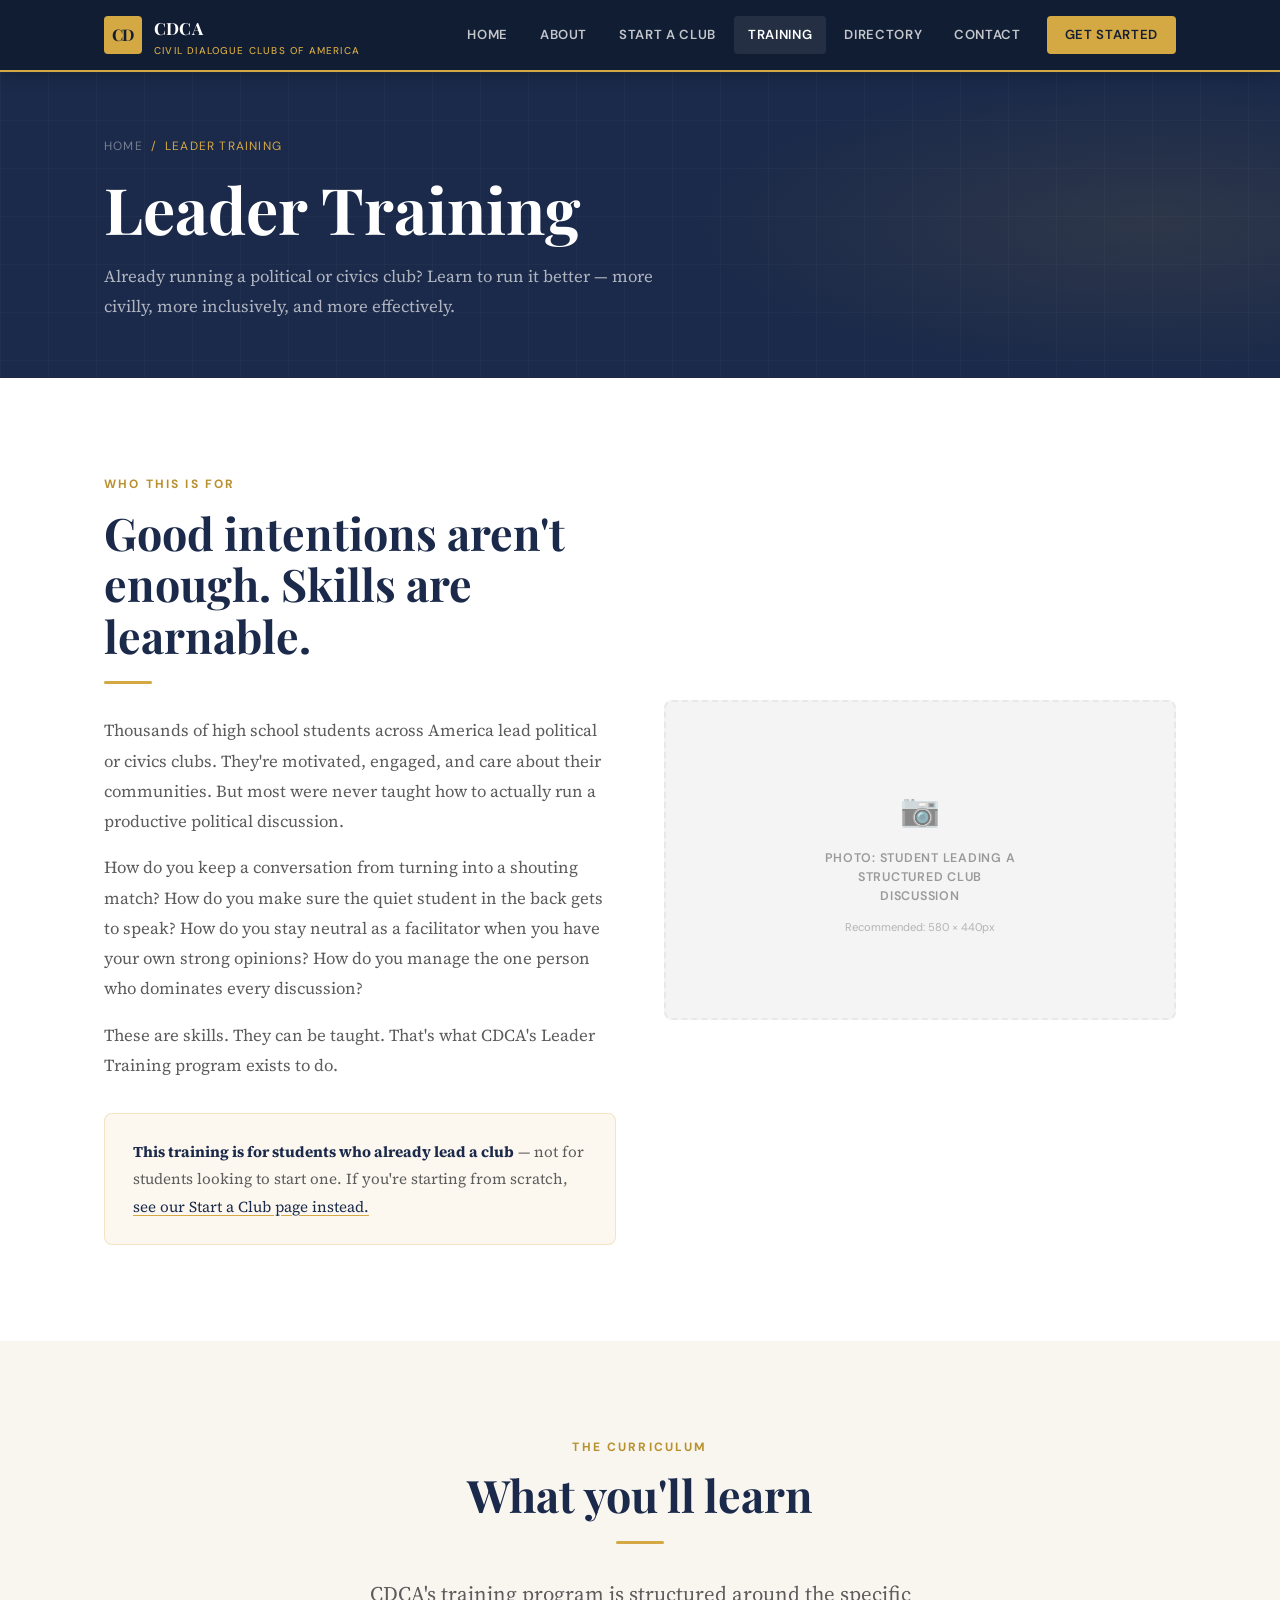
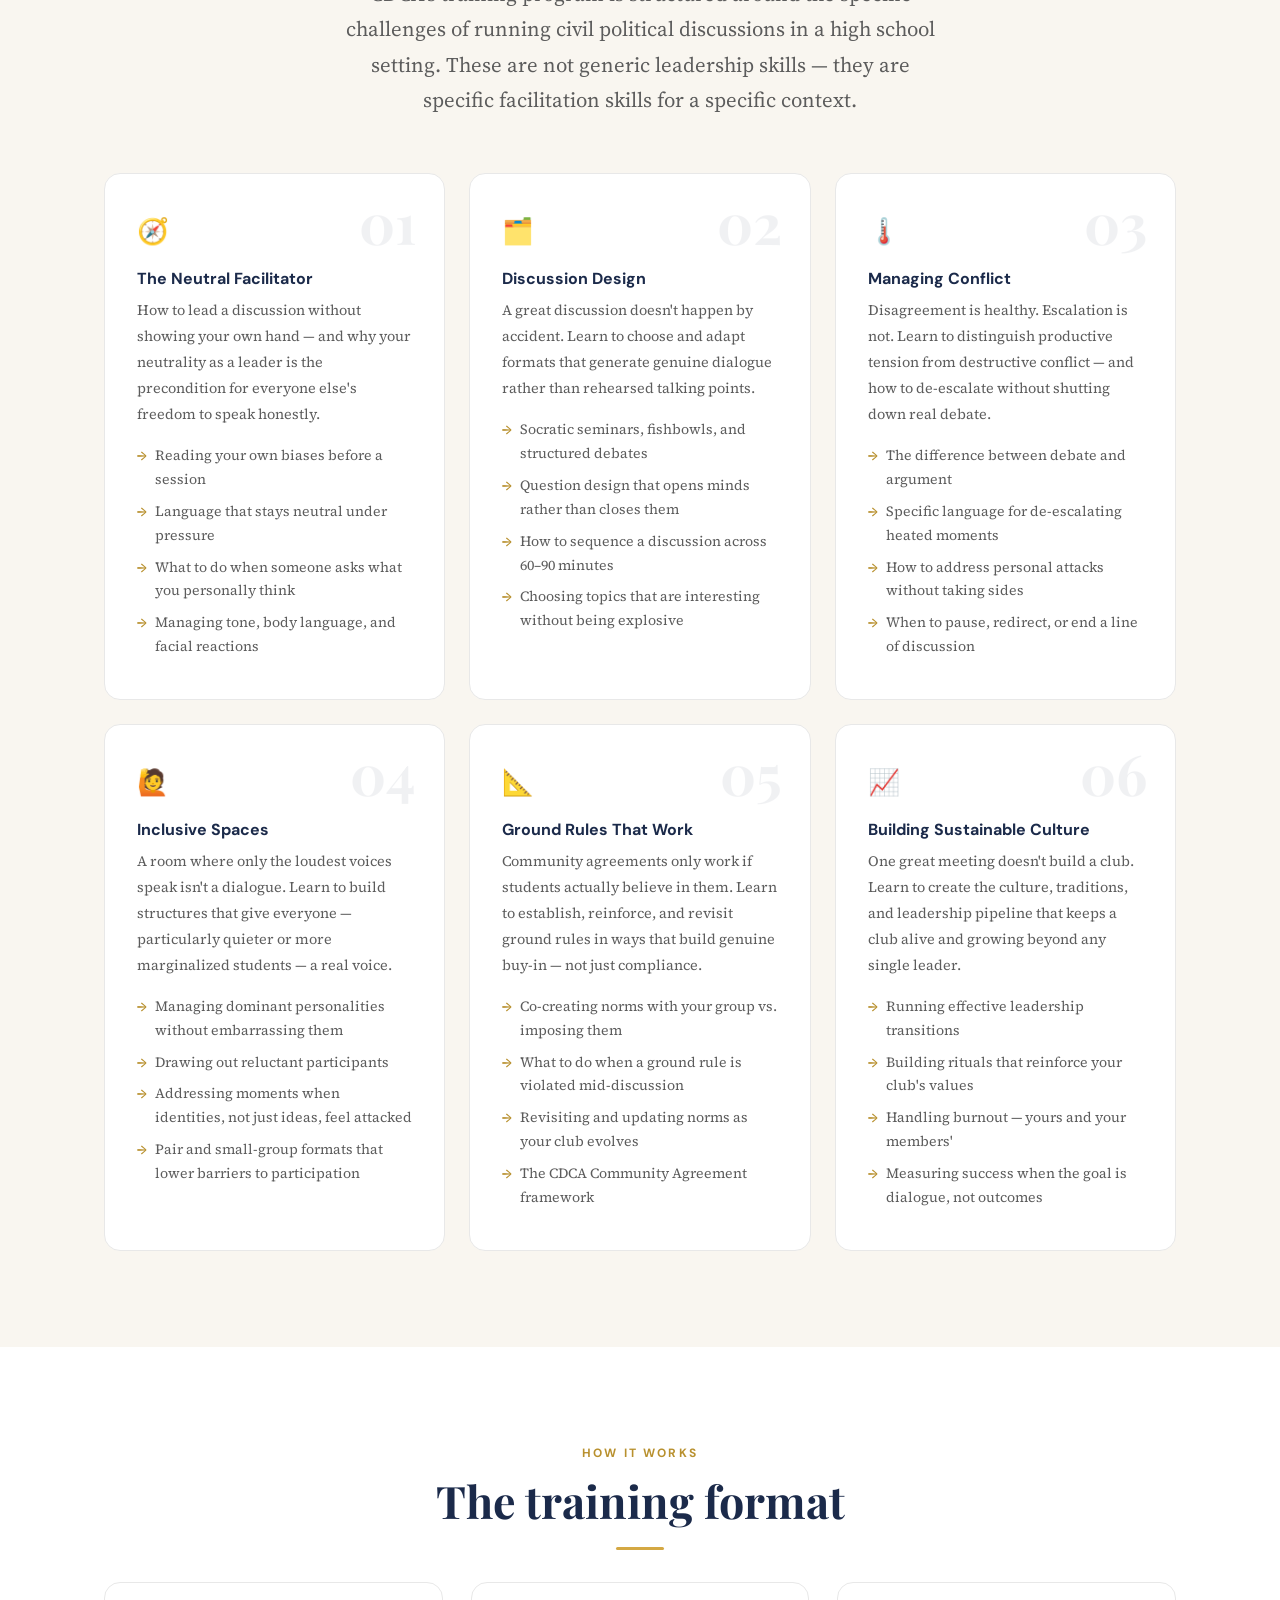
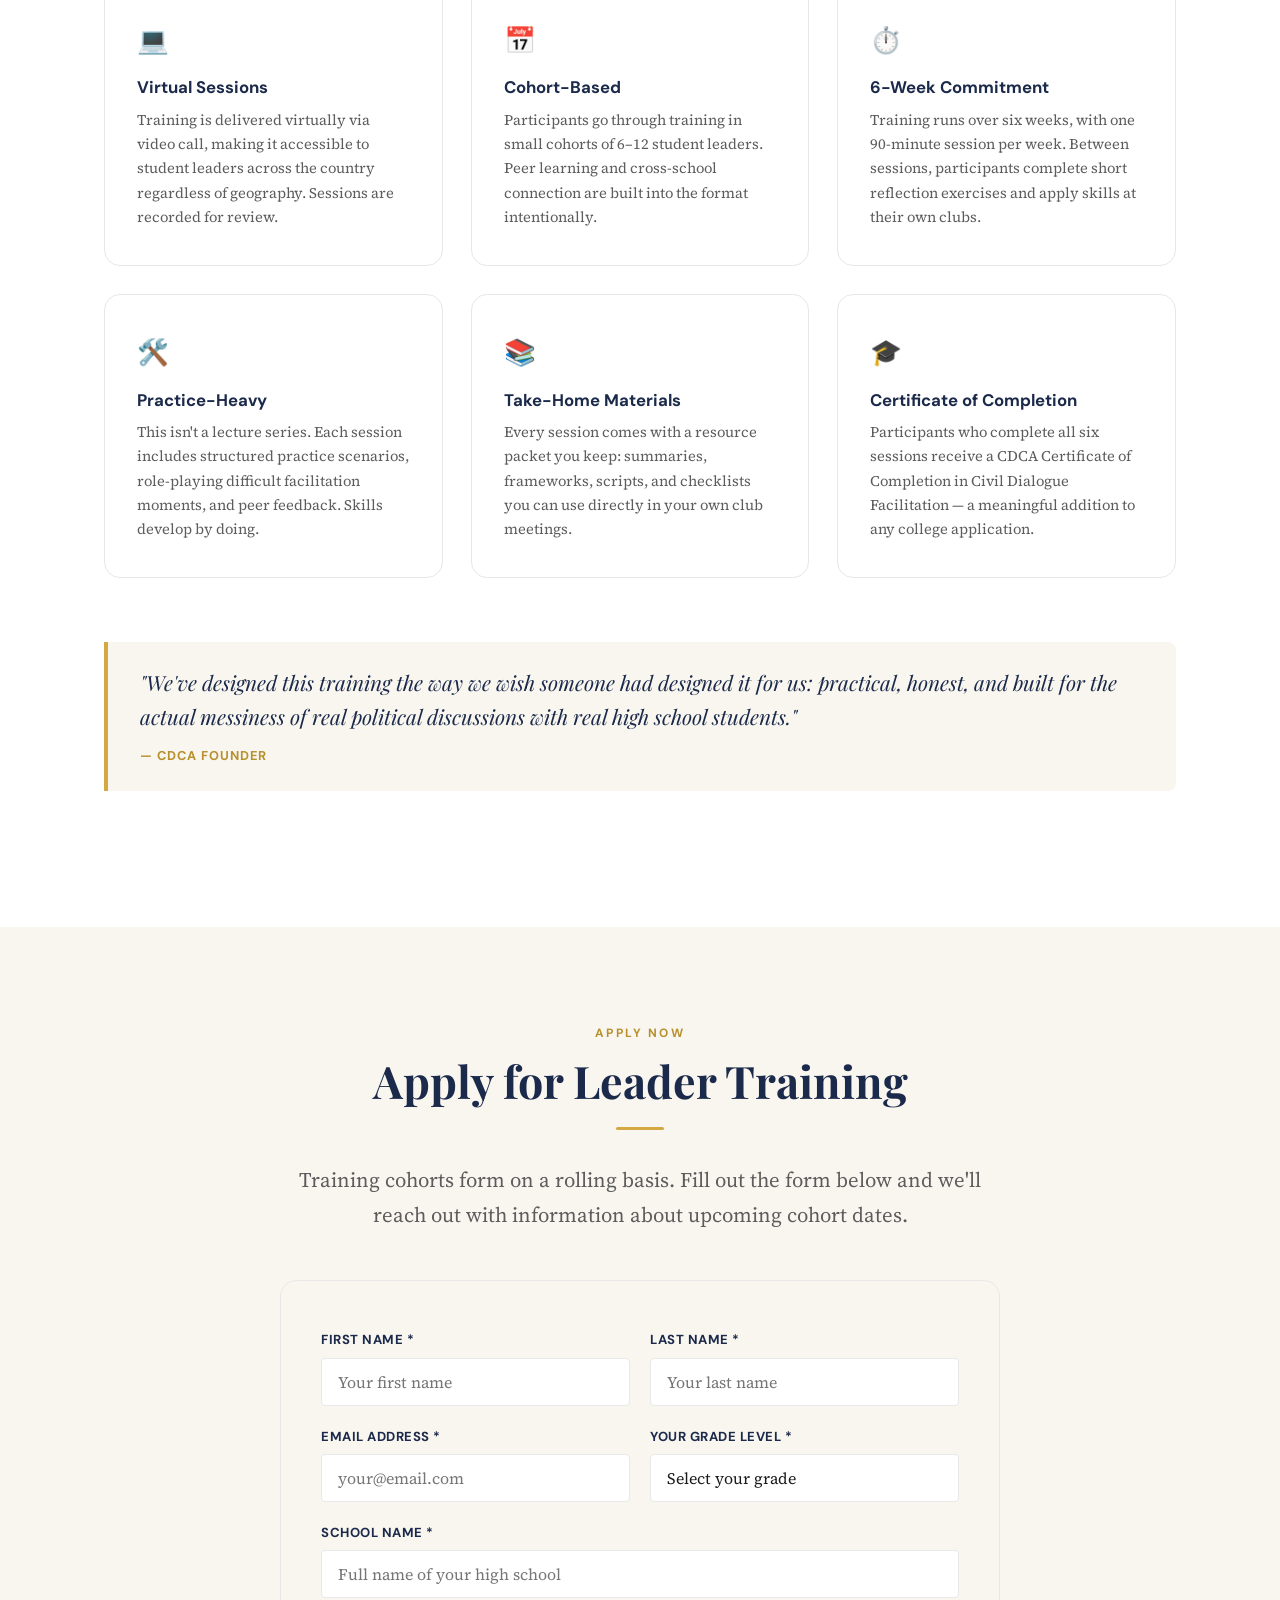
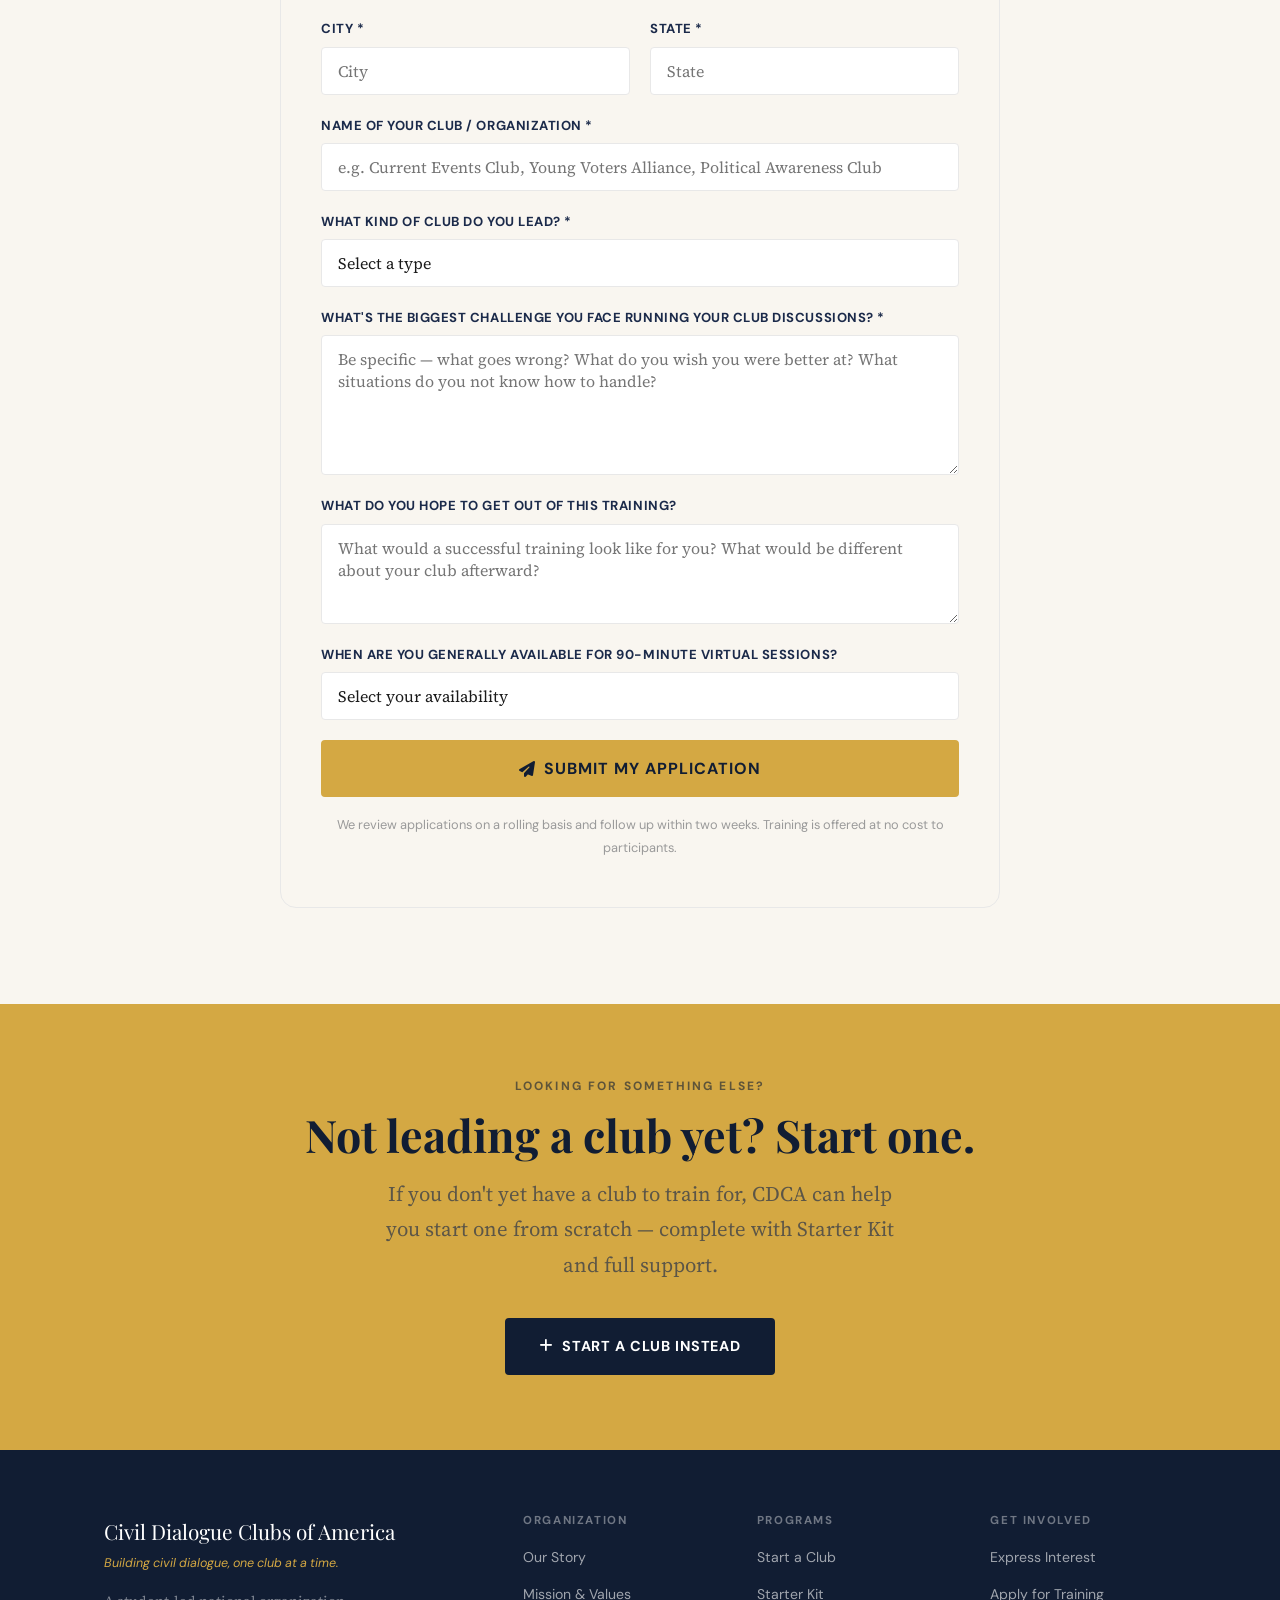
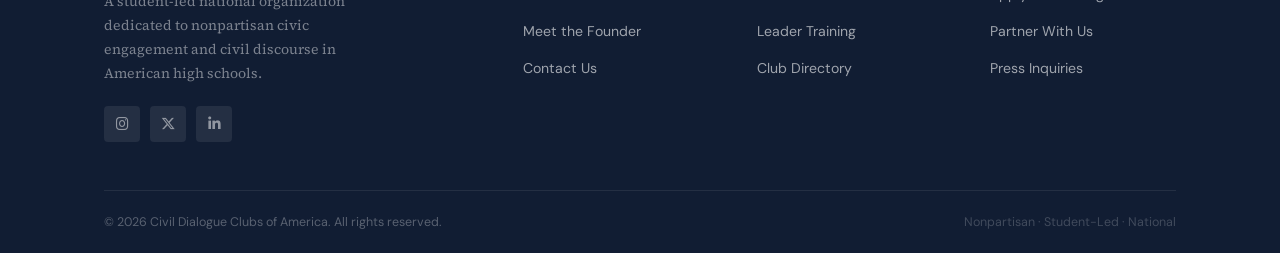
<file: training.html>
<!DOCTYPE html>
<html lang="en">
<head>
  <meta charset="UTF-8" />
  <meta name="viewport" content="width=device-width, initial-scale=1.0" />
  <meta name="description" content="CDCA Leader Training — Structured training for students who already lead political or civics clubs. Learn facilitation, neutrality, and how to run productive discussions." />
  <title>Leader Training — CDCA</title>

  <link rel="preconnect" href="https://fonts.googleapis.com" />
  <link rel="preconnect" href="https://fonts.gstatic.com" crossorigin />
  <link href="https://fonts.googleapis.com/css2?family=Playfair+Display:ital,wght@0,700;0,800;1,700&family=Source+Serif+4:ital,wght@0,400;0,500;1,400&family=DM+Sans:wght@400;500;600;700&display=swap" rel="stylesheet" />
  <link rel="stylesheet" href="https://cdnjs.cloudflare.com/ajax/libs/font-awesome/6.5.1/css/all.min.css" />
  <link rel="stylesheet" href="style.css" />
</head>
<body>

  <!-- ===================== NAVIGATION ===================== -->
  <nav class="nav" role="navigation" aria-label="Main navigation">
    <div class="container nav__inner">
      <a href="index.html" class="nav__logo" aria-label="CDCA Home">
        <div class="nav__logo-mark">CD</div>
        <div>
          <span class="nav__logo-text">CDCA</span>
          <span class="nav__logo-sub">Civil Dialogue Clubs of America</span>
        </div>
      </a>
      <div class="nav__links">
        <a href="index.html"        class="nav__link">Home</a>
        <a href="about.html"        class="nav__link">About</a>
        <a href="start-a-club.html" class="nav__link">Start a Club</a>
        <a href="training.html"     class="nav__link">Training</a>
        <a href="directory.html"    class="nav__link">Directory</a>
        <a href="contact.html"      class="nav__link">Contact</a>
        <a href="start-a-club.html" class="nav__link nav__link--cta">Get Started</a>
      </div>
      <button class="nav__hamburger" aria-label="Toggle menu" aria-expanded="false">
        <span></span><span></span><span></span>
      </button>
    </div>
    <nav class="nav__mobile" aria-label="Mobile navigation">
      <a href="index.html"        class="nav__link">Home</a>
      <a href="about.html"        class="nav__link">About</a>
      <a href="start-a-club.html" class="nav__link">Start a Club</a>
      <a href="training.html"     class="nav__link">Training</a>
      <a href="directory.html"    class="nav__link">Directory</a>
      <a href="contact.html"      class="nav__link">Contact</a>
      <a href="start-a-club.html" class="nav__link nav__link--cta">Get Started →</a>
    </nav>
  </nav>


  <!-- ===================== PAGE HEADER ===================== -->
  <section class="page-header">
    <div class="page-header__grid" aria-hidden="true"></div>
    <div class="container page-header__inner">
      <div class="page-header__breadcrumb">
        <a href="index.html">Home</a>
        <span aria-hidden="true">/</span>
        <span>Leader Training</span>
      </div>
      <h1>Leader Training</h1>
      <p>Already running a political or civics club? Learn to run it better — more civilly, more inclusively, and more effectively.</p>
    </div>
  </section>


  <!-- ===================== TRAINING INTRO ===================== -->
  <section class="section">
    <div class="container">
      <div class="grid-2">

        <div class="fade-in">
          <span class="section-label">Who This Is For</span>
          <h2>Good intentions aren't enough. Skills are learnable.</h2>
          <div class="divider"></div>
          <p>
            Thousands of high school students across America lead political or civics clubs. They're motivated,
            engaged, and care about their communities. But most were never taught how to actually run a productive
            political discussion.
          </p>
          <p class="mt-sm">
            How do you keep a conversation from turning into a shouting match? How do you make sure the quiet
            student in the back gets to speak? How do you stay neutral as a facilitator when you have your
            own strong opinions? How do you manage the one person who dominates every discussion?
          </p>
          <p class="mt-sm">
            These are skills. They can be taught. That's what CDCA's Leader Training program exists to do.
          </p>

          <div class="highlight-box mt-md">
            <p style="font-size: 0.95rem; margin-bottom: 0;">
              <strong style="color: var(--navy);">This training is for students who already lead a club</strong> —
              not for students looking to start one. If you're starting from scratch,
              <a href="start-a-club.html" class="inline-link">see our Start a Club page instead.</a>
            </p>
          </div>
        </div>

        <div class="fade-in">

          <!-- IMAGE PLACEHOLDER: Photo of a student leading a structured discussion — ideally showing
               a facilitator standing or speaking while others listen around a table or in a circle.
               Best dimensions: 580 × 440px, landscape.
               Replace this div with an <img> tag when ready. -->
          <div class="photo-placeholder photo-placeholder--medium" role="img" aria-label="Student facilitating a structured discussion">
            <span class="photo-placeholder__icon" aria-hidden="true">📷</span>
            <div class="photo-placeholder__label">Photo: Student leading a structured club discussion</div>
            <div class="photo-placeholder__dims">Recommended: 580 × 440px</div>
          </div>

        </div>
      </div>
    </div>
  </section>


  <!-- ===================== WHAT TRAINING COVERS ===================== -->
  <section class="section section--cream" aria-label="Training modules">
    <div class="container">

      <div class="text-center">
        <span class="section-label">The Curriculum</span>
        <h2>What you'll learn</h2>
        <div class="divider divider--center"></div>
        <p class="lead" style="max-width: 600px; margin: 0 auto 56px;">
          CDCA's training program is structured around the specific challenges of running civil political
          discussions in a high school setting. These are not generic leadership skills — they are specific
          facilitation skills for a specific context.
        </p>
      </div>

      <div class="grid-3" style="gap: 24px;">

        <div class="module-card fade-in">
          <div class="module-card__num" aria-hidden="true">01</div>
          <span class="module-card__icon" aria-hidden="true">🧭</span>
          <h4>The Neutral Facilitator</h4>
          <p>How to lead a discussion without showing your own hand — and why your neutrality as a leader is the precondition for everyone else's freedom to speak honestly.</p>
          <ul>
            <li>Reading your own biases before a session</li>
            <li>Language that stays neutral under pressure</li>
            <li>What to do when someone asks what you personally think</li>
            <li>Managing tone, body language, and facial reactions</li>
          </ul>
        </div>

        <div class="module-card fade-in">
          <div class="module-card__num" aria-hidden="true">02</div>
          <span class="module-card__icon" aria-hidden="true">🗂️</span>
          <h4>Discussion Design</h4>
          <p>A great discussion doesn't happen by accident. Learn to choose and adapt formats that generate genuine dialogue rather than rehearsed talking points.</p>
          <ul>
            <li>Socratic seminars, fishbowls, and structured debates</li>
            <li>Question design that opens minds rather than closes them</li>
            <li>How to sequence a discussion across 60–90 minutes</li>
            <li>Choosing topics that are interesting without being explosive</li>
          </ul>
        </div>

        <div class="module-card fade-in">
          <div class="module-card__num" aria-hidden="true">03</div>
          <span class="module-card__icon" aria-hidden="true">🌡️</span>
          <h4>Managing Conflict</h4>
          <p>Disagreement is healthy. Escalation is not. Learn to distinguish productive tension from destructive conflict — and how to de-escalate without shutting down real debate.</p>
          <ul>
            <li>The difference between debate and argument</li>
            <li>Specific language for de-escalating heated moments</li>
            <li>How to address personal attacks without taking sides</li>
            <li>When to pause, redirect, or end a line of discussion</li>
          </ul>
        </div>

        <div class="module-card fade-in">
          <div class="module-card__num" aria-hidden="true">04</div>
          <span class="module-card__icon" aria-hidden="true">🙋</span>
          <h4>Inclusive Spaces</h4>
          <p>A room where only the loudest voices speak isn't a dialogue. Learn to build structures that give everyone — particularly quieter or more marginalized students — a real voice.</p>
          <ul>
            <li>Managing dominant personalities without embarrassing them</li>
            <li>Drawing out reluctant participants</li>
            <li>Addressing moments when identities, not just ideas, feel attacked</li>
            <li>Pair and small-group formats that lower barriers to participation</li>
          </ul>
        </div>

        <div class="module-card fade-in">
          <div class="module-card__num" aria-hidden="true">05</div>
          <span class="module-card__icon" aria-hidden="true">📐</span>
          <h4>Ground Rules That Work</h4>
          <p>Community agreements only work if students actually believe in them. Learn to establish, reinforce, and revisit ground rules in ways that build genuine buy-in — not just compliance.</p>
          <ul>
            <li>Co-creating norms with your group vs. imposing them</li>
            <li>What to do when a ground rule is violated mid-discussion</li>
            <li>Revisiting and updating norms as your club evolves</li>
            <li>The CDCA Community Agreement framework</li>
          </ul>
        </div>

        <div class="module-card fade-in">
          <div class="module-card__num" aria-hidden="true">06</div>
          <span class="module-card__icon" aria-hidden="true">📈</span>
          <h4>Building Sustainable Culture</h4>
          <p>One great meeting doesn't build a club. Learn to create the culture, traditions, and leadership pipeline that keeps a club alive and growing beyond any single leader.</p>
          <ul>
            <li>Running effective leadership transitions</li>
            <li>Building rituals that reinforce your club's values</li>
            <li>Handling burnout — yours and your members'</li>
            <li>Measuring success when the goal is dialogue, not outcomes</li>
          </ul>
        </div>

      </div>
    </div>
  </section>


  <!-- ===================== FORMAT ===================== -->
  <section class="section" aria-label="Training format details">
    <div class="container">

      <div class="text-center mb-md">
        <span class="section-label">How It Works</span>
        <h2>The training format</h2>
        <div class="divider divider--center"></div>
      </div>

      <div class="grid-3" style="gap: 28px; margin-top: 0;">

        <div class="value-card fade-in">
          <span class="value-card__icon" aria-hidden="true">💻</span>
          <h4>Virtual Sessions</h4>
          <p>Training is delivered virtually via video call, making it accessible to student leaders across the country regardless of geography. Sessions are recorded for review.</p>
        </div>

        <div class="value-card fade-in">
          <span class="value-card__icon" aria-hidden="true">📅</span>
          <h4>Cohort-Based</h4>
          <p>Participants go through training in small cohorts of 6–12 student leaders. Peer learning and cross-school connection are built into the format intentionally.</p>
        </div>

        <div class="value-card fade-in">
          <span class="value-card__icon" aria-hidden="true">⏱️</span>
          <h4>6-Week Commitment</h4>
          <p>Training runs over six weeks, with one 90-minute session per week. Between sessions, participants complete short reflection exercises and apply skills at their own clubs.</p>
        </div>

        <div class="value-card fade-in">
          <span class="value-card__icon" aria-hidden="true">🛠️</span>
          <h4>Practice-Heavy</h4>
          <p>This isn't a lecture series. Each session includes structured practice scenarios, role-playing difficult facilitation moments, and peer feedback. Skills develop by doing.</p>
        </div>

        <div class="value-card fade-in">
          <span class="value-card__icon" aria-hidden="true">📚</span>
          <h4>Take-Home Materials</h4>
          <p>Every session comes with a resource packet you keep: summaries, frameworks, scripts, and checklists you can use directly in your own club meetings.</p>
        </div>

        <div class="value-card fade-in">
          <span class="value-card__icon" aria-hidden="true">🎓</span>
          <h4>Certificate of Completion</h4>
          <p>Participants who complete all six sessions receive a CDCA Certificate of Completion in Civil Dialogue Facilitation — a meaningful addition to any college application.</p>
        </div>

      </div>

      <div class="pull-quote fade-in" style="margin-top: 64px;">
        <p>"We've designed this training the way we wish someone had designed it for us: practical, honest, and built for the actual messiness of real political discussions with real high school students."</p>
        <cite>— CDCA Founder</cite>
      </div>

    </div>
  </section>


  <!-- ===================== SIGN-UP FORM ===================== -->
  <section class="section section--cream" id="signup" aria-label="Training sign-up form">
    <div class="container">
      <div style="max-width: 720px; margin: 0 auto;">

        <div class="text-center">
          <span class="section-label">Apply Now</span>
          <h2>Apply for Leader Training</h2>
          <div class="divider divider--center"></div>
          <p class="lead" style="margin-bottom: 48px;">
            Training cohorts form on a rolling basis. Fill out the form below and we'll reach out
            with information about upcoming cohort dates.
          </p>
        </div>

        <div class="form-section">

          <!-- NOTE FOR DEPLOYMENT: Replace action="mailto:placeholder@cdca.org" with your
               Formspree endpoint: action="https://formspree.io/f/YOUR_FORM_ID"
               Remove method="POST" and enctype attributes when switching to Formspree. -->
          <form
            action="mailto:placeholder@cdca.org"
            method="POST"
            enctype="text/plain"
            aria-label="Training application form"
          >

            <div class="form-row">
              <div class="form-group">
                <label for="t-first-name">First Name <span aria-label="required">*</span></label>
                <input type="text" id="t-first-name" name="first_name" placeholder="Your first name" required />
              </div>
              <div class="form-group">
                <label for="t-last-name">Last Name <span aria-label="required">*</span></label>
                <input type="text" id="t-last-name" name="last_name" placeholder="Your last name" required />
              </div>
            </div>

            <div class="form-row">
              <div class="form-group">
                <label for="t-email">Email Address <span aria-label="required">*</span></label>
                <input type="email" id="t-email" name="email" placeholder="your@email.com" required />
              </div>
              <div class="form-group">
                <label for="t-grade">Your Grade Level <span aria-label="required">*</span></label>
                <select id="t-grade" name="grade" required>
                  <option value="" disabled selected>Select your grade</option>
                  <option value="9">9th Grade</option>
                  <option value="10">10th Grade</option>
                  <option value="11">11th Grade</option>
                  <option value="12">12th Grade</option>
                </select>
              </div>
            </div>

            <div class="form-group">
              <label for="t-school">School Name <span aria-label="required">*</span></label>
              <input type="text" id="t-school" name="school" placeholder="Full name of your high school" required />
            </div>

            <div class="form-row">
              <div class="form-group">
                <label for="t-city">City <span aria-label="required">*</span></label>
                <input type="text" id="t-city" name="city" placeholder="City" required />
              </div>
              <div class="form-group">
                <label for="t-state">State <span aria-label="required">*</span></label>
                <input type="text" id="t-state" name="state" placeholder="State" required />
              </div>
            </div>

            <div class="form-group">
              <label for="t-club-name">Name of Your Club / Organization <span aria-label="required">*</span></label>
              <input type="text" id="t-club-name" name="club_name" placeholder="e.g. Current Events Club, Young Voters Alliance, Political Awareness Club" required />
            </div>

            <div class="form-group">
              <label for="t-club-type">What kind of club do you lead? <span aria-label="required">*</span></label>
              <select id="t-club-type" name="club_type" required>
                <option value="" disabled selected>Select a type</option>
                <option value="nonpartisan">Nonpartisan / current events club</option>
                <option value="debate">Debate or speech team</option>
                <option value="partisan">Partisan club (Young Democrats, Young Republicans, etc.)</option>
                <option value="civics">Civics or government club</option>
                <option value="model-un">Model UN / mock government</option>
                <option value="other">Other</option>
              </select>
            </div>

            <div class="form-group">
              <label for="t-challenge">What's the biggest challenge you face running your club discussions? <span aria-label="required">*</span></label>
              <textarea id="t-challenge" name="challenge" placeholder="Be specific — what goes wrong? What do you wish you were better at? What situations do you not know how to handle?" required></textarea>
            </div>

            <div class="form-group">
              <label for="t-goal">What do you hope to get out of this training?</label>
              <textarea id="t-goal" name="goal" placeholder="What would a successful training look like for you? What would be different about your club afterward?" style="min-height: 100px;"></textarea>
            </div>

            <div class="form-group">
              <label for="t-availability">When are you generally available for 90-minute virtual sessions?</label>
              <select id="t-availability" name="availability">
                <option value="" disabled selected>Select your availability</option>
                <option value="weekday-afternoon">Weekday afternoons (3–6pm)</option>
                <option value="weekday-evening">Weekday evenings (6–9pm)</option>
                <option value="saturday">Saturday mornings or afternoons</option>
                <option value="sunday">Sunday afternoons or evenings</option>
                <option value="flexible">Flexible — most times work</option>
              </select>
            </div>

            <button type="submit" class="btn btn-primary" style="width: 100%; justify-content: center; font-size: 1rem; padding: 16px;">
              <i class="fa-solid fa-paper-plane" aria-hidden="true"></i>
              Submit My Application
            </button>

            <p class="form-note" style="text-align: center; margin-top: 16px;">
              We review applications on a rolling basis and follow up within two weeks.
              Training is offered at no cost to participants.
            </p>

          </form>
        </div>

      </div>
    </div>
  </section>


  <!-- ===================== CTA BANNER ===================== -->
  <section class="cta-banner" aria-label="Call to action">
    <div class="container text-center">
      <span class="section-label" style="color: var(--navy-dark); opacity: 0.6;">Looking for Something Else?</span>
      <h2 style="margin-bottom: 16px;">Not leading a club yet? Start one.</h2>
      <p class="lead" style="max-width: 520px; margin: 0 auto 36px; color: rgba(27,42,74,0.65);">
        If you don't yet have a club to train for, CDCA can help you start one
        from scratch — complete with Starter Kit and full support.
      </p>
      <a href="start-a-club.html" class="btn btn-primary">
        <i class="fa-solid fa-plus" aria-hidden="true"></i> Start a Club Instead
      </a>
    </div>
  </section>


  <!-- ===================== FOOTER ===================== -->
  <footer class="footer" role="contentinfo">
    <div class="container">
      <div class="footer__inner">
        <div class="footer__brand">
          <div class="footer__brand-name">Civil Dialogue Clubs of America</div>
          <div class="footer__tagline">Building civil dialogue, one club at a time.</div>
          <p>A student-led national organization dedicated to nonpartisan civic engagement and civil discourse in American high schools.</p>
          <div class="footer__social" aria-label="Social media links">
            <a href="#" aria-label="Instagram"><i class="fa-brands fa-instagram" aria-hidden="true"></i></a>
            <a href="#" aria-label="Twitter/X"><i class="fa-brands fa-x-twitter" aria-hidden="true"></i></a>
            <a href="#" aria-label="LinkedIn"><i class="fa-brands fa-linkedin-in" aria-hidden="true"></i></a>
          </div>
        </div>
        <div class="footer__col">
          <h5>Organization</h5>
          <ul>
            <li><a href="about.html">Our Story</a></li>
            <li><a href="about.html#mission">Mission &amp; Values</a></li>
            <li><a href="about.html#founder">Meet the Founder</a></li>
            <li><a href="contact.html">Contact Us</a></li>
          </ul>
        </div>
        <div class="footer__col">
          <h5>Programs</h5>
          <ul>
            <li><a href="start-a-club.html">Start a Club</a></li>
            <li><a href="start-a-club.html#starter-kit">Starter Kit</a></li>
            <li><a href="training.html">Leader Training</a></li>
            <li><a href="directory.html">Club Directory</a></li>
          </ul>
        </div>
        <div class="footer__col">
          <h5>Get Involved</h5>
          <ul>
            <li><a href="start-a-club.html#interest-form">Express Interest</a></li>
            <li><a href="training.html#signup">Apply for Training</a></li>
            <li><a href="contact.html">Partner With Us</a></li>
            <li><a href="contact.html">Press Inquiries</a></li>
          </ul>
        </div>
      </div>
      <div class="footer__bottom">
        <p>&copy; <span id="year"></span> Civil Dialogue Clubs of America. All rights reserved.</p>
        <p style="color: rgba(255,255,255,0.2);">Nonpartisan &middot; Student-Led &middot; National</p>
      </div>
    </div>
  </footer>

  <script src="script.js"></script>
  <script>document.getElementById('year').textContent = new Date().getFullYear();</script>
</body>
</html>
</file>
<file: style.css>
/* ============================================================
   CDCA — Civil Dialogue Clubs of America
   Stylesheet v1.0
   Palette: Navy #1B2A4A | White #FFFFFF | Gold #D4A843
   Fonts: Playfair Display (headings) + Source Serif 4 (body)
   ============================================================ */

/* ---------- CSS Custom Properties ---------- */
:root {
  --navy:       #1B2A4A;
  --navy-dark:  #111D33;
  --navy-mid:   #243660;
  --white:      #FFFFFF;
  --gold:       #D4A843;
  --gold-light: #E8C56A;
  --gold-dark:  #B8902E;
  --cream:      #F9F6F0;
  --gray-100:   #F4F4F4;
  --gray-200:   #E8E8E8;
  --gray-400:   #9A9A9A;
  --gray-600:   #5C5C5C;
  --text-dark:  #1A1A1A;

  --font-head:  'Playfair Display', Georgia, serif;
  --font-body:  'Source Serif 4', 'Times New Roman', serif;
  --font-ui:    'DM Sans', sans-serif;

  --shadow-sm:  0 2px 8px rgba(27,42,74,0.10);
  --shadow-md:  0 6px 24px rgba(27,42,74,0.14);
  --shadow-lg:  0 16px 48px rgba(27,42,74,0.18);

  --radius-sm:  4px;
  --radius-md:  8px;
  --radius-lg:  16px;

  --nav-height: 72px;
  --max-w:      1120px;
  --section-py: 96px;
}

/* ---------- Reset & Base ---------- */
*, *::before, *::after { box-sizing: border-box; margin: 0; padding: 0; }

html { scroll-behavior: smooth; font-size: 16px; }

body {
  font-family: var(--font-body);
  color: var(--text-dark);
  background: var(--white);
  line-height: 1.7;
  -webkit-font-smoothing: antialiased;
}

img { display: block; max-width: 100%; }

a { color: inherit; text-decoration: none; }

ul { list-style: none; }

/* ---------- Typography Scale ---------- */
h1, h2, h3, h4, h5 {
  font-family: var(--font-head);
  line-height: 1.15;
  color: var(--navy);
  font-weight: 700;
}

h1 { font-size: clamp(2.4rem, 5vw, 4rem); }
h2 { font-size: clamp(1.9rem, 3.5vw, 2.8rem); }
h3 { font-size: clamp(1.3rem, 2.5vw, 1.75rem); }
h4 { font-size: 1.2rem; }

p { font-size: 1.05rem; line-height: 1.8; color: var(--gray-600); }

.lead {
  font-size: clamp(1.1rem, 2vw, 1.3rem);
  color: var(--gray-600);
  line-height: 1.7;
}

.section-label {
  font-family: var(--font-ui);
  font-size: 0.75rem;
  font-weight: 700;
  letter-spacing: 0.18em;
  text-transform: uppercase;
  color: var(--gold-dark);
  display: block;
  margin-bottom: 0.75rem;
}

/* ---------- Layout Utilities ---------- */
.container {
  width: 100%;
  max-width: var(--max-w);
  margin: 0 auto;
  padding: 0 24px;
}

.section { padding: var(--section-py) 0; }
.section--cream { background: var(--cream); }
.section--navy { background: var(--navy); }
.section--navy-dark { background: var(--navy-dark); }

.grid-2 { display: grid; grid-template-columns: 1fr 1fr; gap: 48px; align-items: center; }
.grid-3 { display: grid; grid-template-columns: repeat(3, 1fr); gap: 32px; }
.grid-4 { display: grid; grid-template-columns: repeat(4, 1fr); gap: 24px; }

.text-center { text-align: center; }
.text-white { color: var(--white) !important; }
.text-gold  { color: var(--gold); }

.mt-sm { margin-top: 16px; }
.mt-md { margin-top: 32px; }
.mt-lg { margin-top: 56px; }
.mb-sm { margin-bottom: 16px; }
.mb-md { margin-bottom: 32px; }

/* ---------- Buttons ---------- */
.btn {
  display: inline-flex;
  align-items: center;
  gap: 8px;
  font-family: var(--font-ui);
  font-size: 0.9rem;
  font-weight: 700;
  letter-spacing: 0.06em;
  text-transform: uppercase;
  padding: 14px 32px;
  border-radius: var(--radius-sm);
  border: 2px solid transparent;
  cursor: pointer;
  transition: all 0.22s ease;
  white-space: nowrap;
}

.btn-primary {
  background: var(--gold);
  color: var(--navy-dark);
  border-color: var(--gold);
}
.btn-primary:hover {
  background: var(--gold-dark);
  border-color: var(--gold-dark);
  transform: translateY(-2px);
  box-shadow: 0 6px 20px rgba(212,168,67,0.35);
}

.btn-outline {
  background: transparent;
  color: var(--white);
  border-color: rgba(255,255,255,0.6);
}
.btn-outline:hover {
  background: rgba(255,255,255,0.1);
  border-color: var(--white);
  transform: translateY(-2px);
}

.btn-outline-navy {
  background: transparent;
  color: var(--navy);
  border-color: var(--navy);
}
.btn-outline-navy:hover {
  background: var(--navy);
  color: var(--white);
  transform: translateY(-2px);
}

.btn-ghost {
  background: transparent;
  color: var(--gold);
  border-color: var(--gold);
}
.btn-ghost:hover {
  background: var(--gold);
  color: var(--navy-dark);
  transform: translateY(-2px);
}

.btn-group {
  display: flex;
  flex-wrap: wrap;
  gap: 16px;
  align-items: center;
}

/* ---------- Navigation ---------- */
.nav {
  position: sticky;
  top: 0;
  z-index: 1000;
  background: var(--navy-dark);
  height: var(--nav-height);
  border-bottom: 2px solid var(--gold);
  box-shadow: 0 2px 16px rgba(0,0,0,0.25);
}

.nav__inner {
  display: flex;
  align-items: center;
  justify-content: space-between;
  height: 100%;
}

.nav__logo {
  display: flex;
  align-items: center;
  gap: 12px;
  text-decoration: none;
}

.nav__logo-mark {
  width: 38px;
  height: 38px;
  background: var(--gold);
  border-radius: 4px;
  display: flex;
  align-items: center;
  justify-content: center;
  font-family: var(--font-head);
  font-weight: 700;
  font-size: 1rem;
  color: var(--navy-dark);
  flex-shrink: 0;
  letter-spacing: -0.02em;
}

.nav__logo-text {
  font-family: var(--font-head);
  font-size: 1.05rem;
  font-weight: 700;
  color: var(--white);
  letter-spacing: 0.01em;
}

.nav__logo-sub {
  font-family: var(--font-ui);
  font-size: 0.62rem;
  font-weight: 500;
  letter-spacing: 0.12em;
  text-transform: uppercase;
  color: var(--gold);
  display: block;
  line-height: 1;
  margin-top: 2px;
}

.nav__links {
  display: flex;
  align-items: center;
  gap: 4px;
}

.nav__link {
  font-family: var(--font-ui);
  font-size: 0.82rem;
  font-weight: 600;
  letter-spacing: 0.05em;
  text-transform: uppercase;
  color: rgba(255,255,255,0.75);
  padding: 8px 14px;
  border-radius: var(--radius-sm);
  transition: all 0.18s ease;
  text-decoration: none;
}
.nav__link:hover,
.nav__link.active {
  color: var(--white);
  background: rgba(255,255,255,0.08);
}
.nav__link--cta {
  background: var(--gold);
  color: var(--navy-dark) !important;
  margin-left: 8px;
  padding: 8px 18px;
}
.nav__link--cta:hover {
  background: var(--gold-dark);
}

.nav__hamburger {
  display: none;
  flex-direction: column;
  justify-content: center;
  align-items: center;
  gap: 5px;
  width: 40px;
  height: 40px;
  cursor: pointer;
  background: none;
  border: none;
  padding: 4px;
}
.nav__hamburger span {
  display: block;
  width: 24px;
  height: 2px;
  background: var(--white);
  border-radius: 2px;
  transition: all 0.25s ease;
  transform-origin: center;
}
.nav__hamburger.open span:nth-child(1) { transform: translateY(7px) rotate(45deg); }
.nav__hamburger.open span:nth-child(2) { opacity: 0; transform: scaleX(0); }
.nav__hamburger.open span:nth-child(3) { transform: translateY(-7px) rotate(-45deg); }

.nav__mobile {
  display: none;
  position: fixed;
  top: var(--nav-height);
  left: 0;
  right: 0;
  background: var(--navy-dark);
  border-bottom: 2px solid var(--gold);
  padding: 16px 24px 24px;
  flex-direction: column;
  gap: 4px;
  z-index: 999;
  box-shadow: 0 8px 32px rgba(0,0,0,0.3);
}
.nav__mobile.open { display: flex; }
.nav__mobile .nav__link {
  padding: 12px 16px;
  border-radius: var(--radius-sm);
  font-size: 0.9rem;
}
.nav__mobile .nav__link--cta {
  margin-left: 0;
  margin-top: 8px;
  text-align: center;
  justify-content: center;
}

/* ---------- Hero ---------- */
.hero {
  background: var(--navy);
  position: relative;
  overflow: hidden;
  padding: 100px 0 80px;
  min-height: 88vh;
  display: flex;
  align-items: center;
}

.hero::before {
  content: '';
  position: absolute;
  inset: 0;
  background:
    radial-gradient(ellipse 70% 60% at 85% 40%, rgba(212,168,67,0.12) 0%, transparent 65%),
    radial-gradient(ellipse 50% 50% at 10% 80%, rgba(36,54,96,0.8) 0%, transparent 60%);
}

.hero__grid-bg {
  position: absolute;
  inset: 0;
  background-image:
    linear-gradient(rgba(255,255,255,0.03) 1px, transparent 1px),
    linear-gradient(90deg, rgba(255,255,255,0.03) 1px, transparent 1px);
  background-size: 60px 60px;
}

.hero__content {
  position: relative;
  z-index: 2;
  max-width: 720px;
}

.hero__eyebrow {
  font-family: var(--font-ui);
  font-size: 0.72rem;
  font-weight: 700;
  letter-spacing: 0.22em;
  text-transform: uppercase;
  color: var(--gold);
  display: flex;
  align-items: center;
  gap: 12px;
  margin-bottom: 24px;
}
.hero__eyebrow::after {
  content: '';
  display: block;
  width: 40px;
  height: 1px;
  background: var(--gold);
  opacity: 0.6;
}

.hero h1 {
  color: var(--white);
  font-size: clamp(2.6rem, 5.5vw, 4.4rem);
  line-height: 1.08;
  margin-bottom: 28px;
}

.hero h1 em {
  font-style: normal;
  color: var(--gold);
}

.hero__desc {
  color: rgba(255,255,255,0.75);
  font-size: clamp(1.05rem, 2vw, 1.25rem);
  line-height: 1.75;
  max-width: 560px;
  margin-bottom: 40px;
}

.hero__cta { margin-bottom: 56px; }

.hero__stats {
  display: flex;
  gap: 40px;
  flex-wrap: wrap;
  padding-top: 40px;
  border-top: 1px solid rgba(255,255,255,0.12);
}

.hero__stat-num {
  font-family: var(--font-head);
  font-size: 2rem;
  font-weight: 700;
  color: var(--gold);
  line-height: 1;
}

.hero__stat-label {
  font-family: var(--font-ui);
  font-size: 0.75rem;
  font-weight: 600;
  letter-spacing: 0.08em;
  text-transform: uppercase;
  color: rgba(255,255,255,0.55);
  margin-top: 4px;
}

/* ---------- Impact / Stats Bar ---------- */
.stats-bar {
  background: var(--navy-dark);
  padding: 40px 0;
  border-bottom: 1px solid rgba(255,255,255,0.06);
}

.stats-bar__inner {
  display: flex;
  justify-content: center;
  gap: 0;
  flex-wrap: wrap;
}

.stats-bar__item {
  flex: 1;
  min-width: 160px;
  text-align: center;
  padding: 24px 32px;
  position: relative;
}
.stats-bar__item + .stats-bar__item::before {
  content: '';
  position: absolute;
  left: 0;
  top: 20%;
  height: 60%;
  width: 1px;
  background: rgba(255,255,255,0.1);
}

.stats-bar__num {
  font-family: var(--font-head);
  font-size: 2.4rem;
  font-weight: 700;
  color: var(--gold);
  line-height: 1;
  margin-bottom: 6px;
}

.stats-bar__label {
  font-family: var(--font-ui);
  font-size: 0.72rem;
  font-weight: 700;
  letter-spacing: 0.12em;
  text-transform: uppercase;
  color: rgba(255,255,255,0.5);
}

/* ---------- What We Do (Home) ---------- */
.pillars {
  display: grid;
  grid-template-columns: 1fr 1fr;
  gap: 0;
}

.pillar {
  padding: 64px 56px;
  position: relative;
}

.pillar--navy { background: var(--navy); }
.pillar--cream { background: var(--cream); }

.pillar__num {
  font-family: var(--font-head);
  font-size: 5rem;
  font-weight: 700;
  line-height: 1;
  color: var(--gold);
  opacity: 0.25;
  position: absolute;
  top: 40px;
  right: 48px;
}

.pillar__icon {
  width: 52px;
  height: 52px;
  background: rgba(212,168,67,0.15);
  border: 1px solid rgba(212,168,67,0.3);
  border-radius: var(--radius-md);
  display: flex;
  align-items: center;
  justify-content: center;
  font-size: 1.4rem;
  margin-bottom: 24px;
}

.pillar--navy .pillar__icon { background: rgba(212,168,67,0.12); }

.pillar h3 { margin-bottom: 16px; }
.pillar--navy h3 { color: var(--white); }
.pillar--cream h3 { color: var(--navy); }

.pillar p { margin-bottom: 28px; }
.pillar--navy p { color: rgba(255,255,255,0.65); }

/* ---------- Photo Placeholder ---------- */
.photo-placeholder {
  background: var(--gray-100);
  border: 2px dashed var(--gray-200);
  border-radius: var(--radius-md);
  display: flex;
  flex-direction: column;
  align-items: center;
  justify-content: center;
  gap: 12px;
  color: var(--gray-400);
  text-align: center;
  padding: 32px 24px;
}

.photo-placeholder__icon {
  font-size: 2rem;
  opacity: 0.5;
}

.photo-placeholder__label {
  font-family: var(--font-ui);
  font-size: 0.78rem;
  font-weight: 600;
  letter-spacing: 0.06em;
  text-transform: uppercase;
  max-width: 200px;
  line-height: 1.5;
}

.photo-placeholder__dims {
  font-family: var(--font-ui);
  font-size: 0.7rem;
  color: var(--gray-400);
  opacity: 0.7;
}

/* Standard sizes */
.photo-placeholder--hero    { min-height: 480px; }
.photo-placeholder--medium  { min-height: 320px; }
.photo-placeholder--square  { aspect-ratio: 1 / 1; }
.photo-placeholder--tall    { min-height: 400px; }
.photo-placeholder--wide    { min-height: 240px; }
.photo-placeholder--founder { min-height: 360px; max-width: 320px; }
.photo-placeholder--card    { min-height: 200px; }

/* ---------- Values Cards ---------- */
.value-card {
  background: var(--white);
  border: 1px solid var(--gray-200);
  border-radius: var(--radius-lg);
  padding: 36px 32px;
  transition: all 0.25s ease;
  position: relative;
  overflow: hidden;
}
.value-card::before {
  content: '';
  position: absolute;
  top: 0;
  left: 0;
  right: 0;
  height: 3px;
  background: var(--gold);
  transform: scaleX(0);
  transform-origin: left;
  transition: transform 0.3s ease;
}
.value-card:hover { box-shadow: var(--shadow-md); transform: translateY(-4px); }
.value-card:hover::before { transform: scaleX(1); }

.value-card__icon {
  font-size: 1.6rem;
  margin-bottom: 16px;
  display: block;
}
.value-card h4 { color: var(--navy); margin-bottom: 10px; font-size: 1.05rem; font-family: var(--font-ui); font-weight: 700; }
.value-card p { font-size: 0.92rem; line-height: 1.65; }

/* ---------- Step Cards ---------- */
.steps {
  counter-reset: steps;
}

.step {
  display: grid;
  grid-template-columns: 72px 1fr;
  gap: 28px;
  align-items: flex-start;
  padding: 32px 0;
  border-bottom: 1px solid var(--gray-200);
}
.step:last-child { border-bottom: none; }

.step__num {
  width: 56px;
  height: 56px;
  background: var(--navy);
  border-radius: 50%;
  display: flex;
  align-items: center;
  justify-content: center;
  font-family: var(--font-head);
  font-size: 1.2rem;
  font-weight: 700;
  color: var(--gold);
  flex-shrink: 0;
  counter-increment: steps;
}

.step__body h4 { color: var(--navy); font-family: var(--font-ui); font-weight: 700; font-size: 1.05rem; margin-bottom: 8px; }
.step__body p { font-size: 0.95rem; }

/* ---------- Kit Item Cards ---------- */
.kit-grid {
  display: grid;
  grid-template-columns: repeat(auto-fit, minmax(220px, 1fr));
  gap: 20px;
  margin-top: 40px;
}

.kit-item {
  background: var(--white);
  border: 1px solid var(--gray-200);
  border-left: 4px solid var(--gold);
  border-radius: var(--radius-md);
  padding: 24px 20px;
  transition: box-shadow 0.2s;
}
.kit-item:hover { box-shadow: var(--shadow-sm); }
.kit-item__icon { font-size: 1.4rem; margin-bottom: 10px; display: block; }
.kit-item h4 { font-family: var(--font-ui); font-weight: 700; font-size: 0.95rem; color: var(--navy); margin-bottom: 6px; }
.kit-item p { font-size: 0.85rem; line-height: 1.6; }

/* ---------- Club Directory Cards ---------- */
.club-card {
  background: var(--white);
  border: 1px solid var(--gray-200);
  border-radius: var(--radius-lg);
  overflow: hidden;
  transition: all 0.25s ease;
}
.club-card:hover {
  box-shadow: var(--shadow-md);
  transform: translateY(-4px);
}

.club-card__photo { position: relative; }
.club-card__badge {
  position: absolute;
  top: 12px;
  right: 12px;
  background: var(--gold);
  color: var(--navy-dark);
  font-family: var(--font-ui);
  font-size: 0.65rem;
  font-weight: 700;
  letter-spacing: 0.08em;
  text-transform: uppercase;
  padding: 4px 10px;
  border-radius: 20px;
}
.club-card__body { padding: 24px; }
.club-card h4 { font-family: var(--font-ui); font-weight: 700; color: var(--navy); font-size: 1rem; margin-bottom: 4px; }
.club-card__school { font-family: var(--font-ui); font-size: 0.82rem; color: var(--gray-600); margin-bottom: 12px; }
.club-card__meta {
  display: flex;
  align-items: center;
  gap: 16px;
  padding-top: 12px;
  border-top: 1px solid var(--gray-200);
}
.club-card__meta-item {
  font-family: var(--font-ui);
  font-size: 0.75rem;
  color: var(--gray-400);
  display: flex;
  align-items: center;
  gap: 5px;
}

/* ---------- Training Module Cards ---------- */
.module-card {
  background: var(--white);
  border-radius: var(--radius-lg);
  padding: 36px 32px;
  border: 1px solid var(--gray-200);
  position: relative;
  transition: all 0.25s ease;
}
.module-card:hover { box-shadow: var(--shadow-md); transform: translateY(-3px); }
.module-card__num {
  font-family: var(--font-head);
  font-size: 3.5rem;
  font-weight: 700;
  color: var(--navy);
  opacity: 0.06;
  position: absolute;
  top: 20px;
  right: 28px;
  line-height: 1;
}
.module-card__icon { font-size: 1.6rem; margin-bottom: 16px; display: block; }
.module-card h4 { font-family: var(--font-ui); font-weight: 700; color: var(--navy); font-size: 1rem; margin-bottom: 10px; }
.module-card p { font-size: 0.9rem; }
.module-card ul { margin-top: 12px; padding-left: 0; }
.module-card ul li {
  font-size: 0.88rem;
  color: var(--gray-600);
  padding: 4px 0;
  display: flex;
  align-items: flex-start;
  gap: 8px;
}
.module-card ul li::before { content: '→'; color: var(--gold-dark); font-weight: 700; flex-shrink: 0; }

/* ---------- Forms ---------- */
.form-section {
  background: var(--cream);
  border-radius: var(--radius-lg);
  padding: 48px 40px;
  border: 1px solid var(--gray-200);
}

.form-row {
  display: grid;
  grid-template-columns: 1fr 1fr;
  gap: 20px;
}

.form-group {
  display: flex;
  flex-direction: column;
  gap: 6px;
  margin-bottom: 20px;
}
.form-group--full { grid-column: 1 / -1; }

label {
  font-family: var(--font-ui);
  font-size: 0.82rem;
  font-weight: 700;
  letter-spacing: 0.04em;
  text-transform: uppercase;
  color: var(--navy);
}

input, select, textarea {
  font-family: var(--font-body);
  font-size: 1rem;
  color: var(--text-dark);
  background: var(--white);
  border: 1.5px solid var(--gray-200);
  border-radius: var(--radius-sm);
  padding: 12px 16px;
  transition: border-color 0.2s, box-shadow 0.2s;
  width: 100%;
  outline: none;
  appearance: none;
}
input:focus, select:focus, textarea:focus {
  border-color: var(--navy);
  box-shadow: 0 0 0 3px rgba(27,42,74,0.1);
}
textarea { min-height: 140px; resize: vertical; }

.form-note {
  font-family: var(--font-ui);
  font-size: 0.8rem;
  color: var(--gray-400);
  margin-top: 8px;
}

/* ---------- Quote / Pull Quote ---------- */
.pull-quote {
  border-left: 4px solid var(--gold);
  padding: 24px 32px;
  background: var(--cream);
  border-radius: 0 var(--radius-md) var(--radius-md) 0;
  margin: 40px 0;
}
.pull-quote p {
  font-family: var(--font-head);
  font-size: 1.3rem;
  font-style: italic;
  color: var(--navy);
  line-height: 1.6;
}
.pull-quote cite {
  display: block;
  font-family: var(--font-ui);
  font-size: 0.8rem;
  font-weight: 700;
  letter-spacing: 0.08em;
  text-transform: uppercase;
  color: var(--gold-dark);
  margin-top: 12px;
  font-style: normal;
}

/* ---------- Breadcrumb / Page Header ---------- */
.page-header {
  background: var(--navy);
  padding: 64px 0 56px;
  position: relative;
  overflow: hidden;
}
.page-header::before {
  content: '';
  position: absolute;
  inset: 0;
  background: radial-gradient(ellipse 60% 80% at 90% 50%, rgba(212,168,67,0.1) 0%, transparent 60%);
}
.page-header__grid {
  position: absolute;
  inset: 0;
  background-image:
    linear-gradient(rgba(255,255,255,0.025) 1px, transparent 1px),
    linear-gradient(90deg, rgba(255,255,255,0.025) 1px, transparent 1px);
  background-size: 48px 48px;
}
.page-header__inner { position: relative; z-index: 2; }
.page-header h1 { color: var(--white); margin-bottom: 16px; }
.page-header p { color: rgba(255,255,255,0.65); max-width: 600px; }
.page-header__breadcrumb {
  font-family: var(--font-ui);
  font-size: 0.75rem;
  letter-spacing: 0.1em;
  text-transform: uppercase;
  color: var(--gold);
  margin-bottom: 16px;
  display: flex;
  align-items: center;
  gap: 8px;
}
.page-header__breadcrumb a { color: rgba(255,255,255,0.4); }
.page-header__breadcrumb a:hover { color: var(--white); }

/* ---------- CTA Banner ---------- */
.cta-banner {
  background: var(--gold);
  padding: 72px 0;
}
.cta-banner h2 { color: var(--navy-dark); }
.cta-banner p { color: rgba(27,42,74,0.7); }
.cta-banner .btn-primary {
  background: var(--navy-dark);
  color: var(--white);
  border-color: var(--navy-dark);
}
.cta-banner .btn-primary:hover {
  background: var(--navy);
  border-color: var(--navy);
  box-shadow: 0 6px 20px rgba(17,29,51,0.3);
}

/* ---------- About / Founder ---------- */
.founder-card {
  background: var(--navy);
  border-radius: var(--radius-lg);
  padding: 48px 40px;
  display: grid;
  grid-template-columns: 280px 1fr;
  gap: 48px;
  align-items: start;
}
.founder-card__photo { border-radius: var(--radius-md); overflow: hidden; }
.founder-card h3 { color: var(--white); margin-bottom: 4px; }
.founder-card .founder__title {
  font-family: var(--font-ui);
  font-size: 0.78rem;
  font-weight: 700;
  letter-spacing: 0.12em;
  text-transform: uppercase;
  color: var(--gold);
  display: block;
  margin-bottom: 20px;
}
.founder-card p { color: rgba(255,255,255,0.7); margin-bottom: 16px; }

/* ---------- Timeline ---------- */
.timeline {
  position: relative;
  padding-left: 40px;
}
.timeline::before {
  content: '';
  position: absolute;
  left: 10px;
  top: 8px;
  bottom: 8px;
  width: 2px;
  background: linear-gradient(180deg, var(--gold) 0%, rgba(212,168,67,0.2) 100%);
}
.timeline__item {
  position: relative;
  padding-bottom: 36px;
}
.timeline__item::before {
  content: '';
  position: absolute;
  left: -33px;
  top: 8px;
  width: 14px;
  height: 14px;
  border-radius: 50%;
  background: var(--gold);
  border: 3px solid var(--cream);
  box-shadow: 0 0 0 2px var(--gold);
}
.timeline__year {
  font-family: var(--font-ui);
  font-size: 0.72rem;
  font-weight: 700;
  letter-spacing: 0.12em;
  text-transform: uppercase;
  color: var(--gold-dark);
  margin-bottom: 6px;
}
.timeline__item h4 { color: var(--navy); font-family: var(--font-ui); font-weight: 700; font-size: 0.95rem; margin-bottom: 6px; }
.timeline__item p { font-size: 0.9rem; }

/* ---------- Contact Info ---------- */
.contact-info {
  display: flex;
  flex-direction: column;
  gap: 24px;
}
.contact-info__item {
  display: flex;
  align-items: flex-start;
  gap: 16px;
}
.contact-info__icon {
  width: 44px;
  height: 44px;
  background: var(--navy);
  border-radius: var(--radius-sm);
  display: flex;
  align-items: center;
  justify-content: center;
  font-size: 1rem;
  color: var(--gold);
  flex-shrink: 0;
}
.contact-info__label {
  font-family: var(--font-ui);
  font-size: 0.72rem;
  font-weight: 700;
  letter-spacing: 0.1em;
  text-transform: uppercase;
  color: var(--gray-400);
  margin-bottom: 4px;
}
.contact-info__value { font-size: 0.95rem; color: var(--text-dark); }

/* ---------- Footer ---------- */
.footer {
  background: var(--navy-dark);
  padding: 64px 0 0;
  border-top: 3px solid var(--gold);
}

.footer__inner {
  display: grid;
  grid-template-columns: 2fr 1fr 1fr 1fr;
  gap: 48px;
  padding-bottom: 48px;
}

.footer__brand-name {
  font-family: var(--font-head);
  font-size: 1.3rem;
  color: var(--white);
  margin-bottom: 4px;
}
.footer__tagline {
  font-family: var(--font-ui);
  font-size: 0.78rem;
  font-style: italic;
  color: var(--gold);
  margin-bottom: 16px;
}
.footer__brand p {
  font-size: 0.88rem;
  color: rgba(255,255,255,0.45);
  max-width: 280px;
  line-height: 1.7;
}
.footer__social {
  display: flex;
  gap: 10px;
  margin-top: 20px;
}
.footer__social a {
  width: 36px;
  height: 36px;
  background: rgba(255,255,255,0.08);
  border-radius: var(--radius-sm);
  display: flex;
  align-items: center;
  justify-content: center;
  color: rgba(255,255,255,0.5);
  font-size: 0.9rem;
  transition: all 0.2s;
}
.footer__social a:hover {
  background: var(--gold);
  color: var(--navy-dark);
}

.footer__col h5 {
  font-family: var(--font-ui);
  font-size: 0.72rem;
  font-weight: 700;
  letter-spacing: 0.14em;
  text-transform: uppercase;
  color: rgba(255,255,255,0.4);
  margin-bottom: 16px;
}
.footer__col ul { display: flex; flex-direction: column; gap: 10px; }
.footer__col ul li a {
  font-family: var(--font-ui);
  font-size: 0.88rem;
  color: rgba(255,255,255,0.6);
  transition: color 0.18s;
}
.footer__col ul li a:hover { color: var(--gold); }

.footer__bottom {
  border-top: 1px solid rgba(255,255,255,0.08);
  padding: 20px 0;
  display: flex;
  align-items: center;
  justify-content: space-between;
  flex-wrap: wrap;
  gap: 12px;
}
.footer__bottom p {
  font-family: var(--font-ui);
  font-size: 0.78rem;
  color: rgba(255,255,255,0.3);
}

/* ---------- Section Divider ---------- */
.divider {
  width: 48px;
  height: 3px;
  background: var(--gold);
  margin: 20px 0 32px;
  border-radius: 2px;
}
.divider--center { margin-left: auto; margin-right: auto; }

/* ---------- Animations ---------- */
.fade-in {
  opacity: 0;
  transform: translateY(28px);
  transition: opacity 0.65s ease, transform 0.65s ease;
}
.fade-in.visible {
  opacity: 1;
  transform: translateY(0);
}

/* Stagger delays for children */
.fade-in:nth-child(2) { transition-delay: 0.1s; }
.fade-in:nth-child(3) { transition-delay: 0.2s; }
.fade-in:nth-child(4) { transition-delay: 0.3s; }
.fade-in:nth-child(5) { transition-delay: 0.4s; }
.fade-in:nth-child(6) { transition-delay: 0.5s; }

/* ---------- Utility Classes ---------- */
.sr-only {
  position: absolute;
  width: 1px;
  height: 1px;
  padding: 0;
  margin: -1px;
  overflow: hidden;
  clip: rect(0,0,0,0);
  white-space: nowrap;
  border: 0;
}

.inline-link {
  color: var(--navy);
  text-decoration: underline;
  text-decoration-color: var(--gold);
  text-underline-offset: 3px;
  transition: color 0.18s;
}
.inline-link:hover { color: var(--gold-dark); }

.tag {
  display: inline-flex;
  align-items: center;
  font-family: var(--font-ui);
  font-size: 0.72rem;
  font-weight: 700;
  letter-spacing: 0.08em;
  text-transform: uppercase;
  padding: 4px 10px;
  border-radius: 20px;
  background: rgba(212,168,67,0.12);
  color: var(--gold-dark);
  border: 1px solid rgba(212,168,67,0.25);
}

.highlight-box {
  background: rgba(212,168,67,0.08);
  border: 1px solid rgba(212,168,67,0.25);
  border-radius: var(--radius-md);
  padding: 24px 28px;
}

/* ---------- Responsive ---------- */
@media (max-width: 1024px) {
  .founder-card {
    grid-template-columns: 220px 1fr;
    gap: 32px;
  }
  .footer__inner {
    grid-template-columns: 1fr 1fr;
    gap: 32px;
  }
}

@media (max-width: 768px) {
  :root { --section-py: 64px; }

  .nav__links { display: none; }
  .nav__hamburger { display: flex; }

  .hero { padding: 64px 0 56px; min-height: auto; }
  .hero__stats { gap: 24px; }

  .grid-2 { grid-template-columns: 1fr; gap: 32px; }
  .grid-3 { grid-template-columns: 1fr; }
  .grid-4 { grid-template-columns: 1fr 1fr; }

  .pillars { grid-template-columns: 1fr; }
  .pillar { padding: 48px 32px; }

  .form-row { grid-template-columns: 1fr; }
  .form-section { padding: 32px 24px; }

  .founder-card {
    grid-template-columns: 1fr;
    padding: 32px 24px;
  }
  .photo-placeholder--founder { max-width: 100%; }

  .footer__inner { grid-template-columns: 1fr; gap: 32px; }
  .footer__bottom { flex-direction: column; text-align: center; }

  .stats-bar__inner { flex-direction: column; }
  .stats-bar__item + .stats-bar__item::before { display: none; }
  .stats-bar__item { padding: 16px; }

  .step { grid-template-columns: 1fr; }
  .step__num { width: 44px; height: 44px; font-size: 1rem; }
}

@media (max-width: 480px) {
  .grid-4 { grid-template-columns: 1fr; }
  .btn-group { flex-direction: column; }
  .btn-group .btn { width: 100%; justify-content: center; }
  h1 { font-size: 2rem; }
  h2 { font-size: 1.6rem; }
  .hero h1 { font-size: 2.2rem; }
}
</file>
